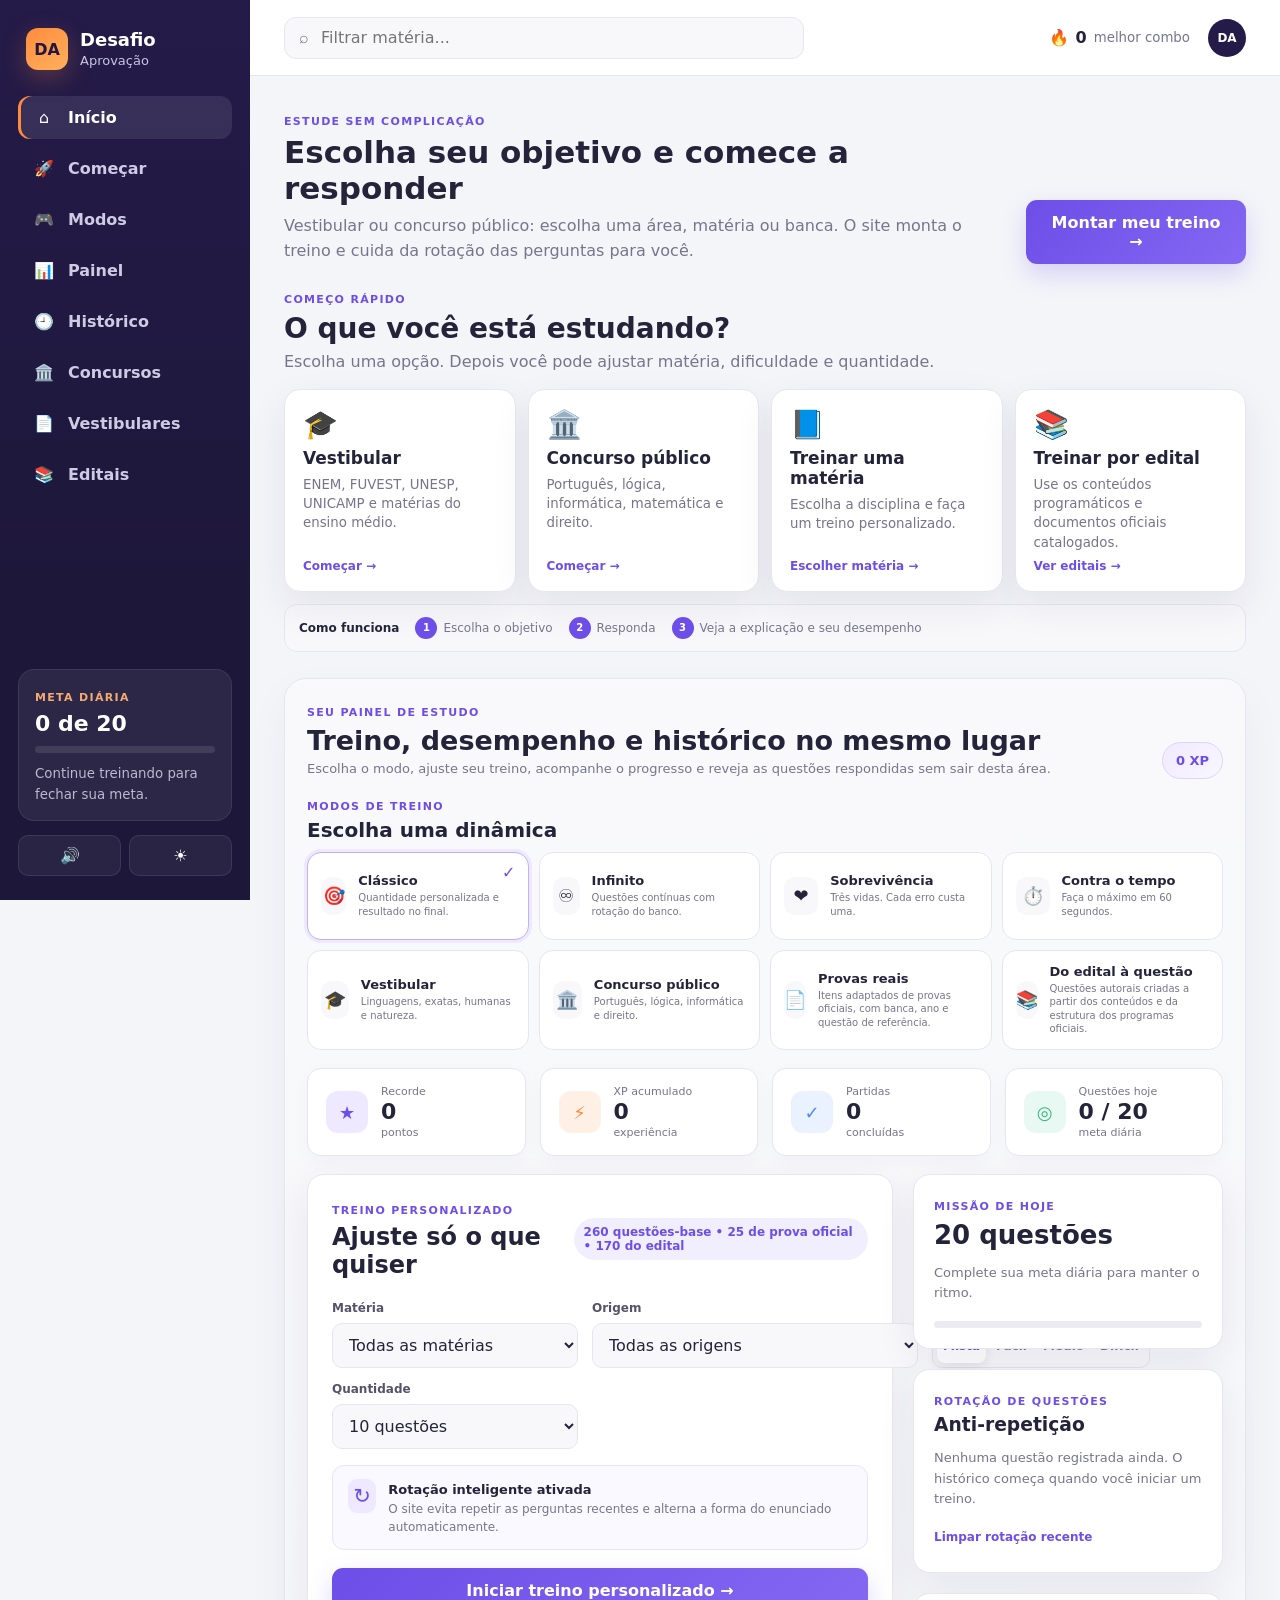
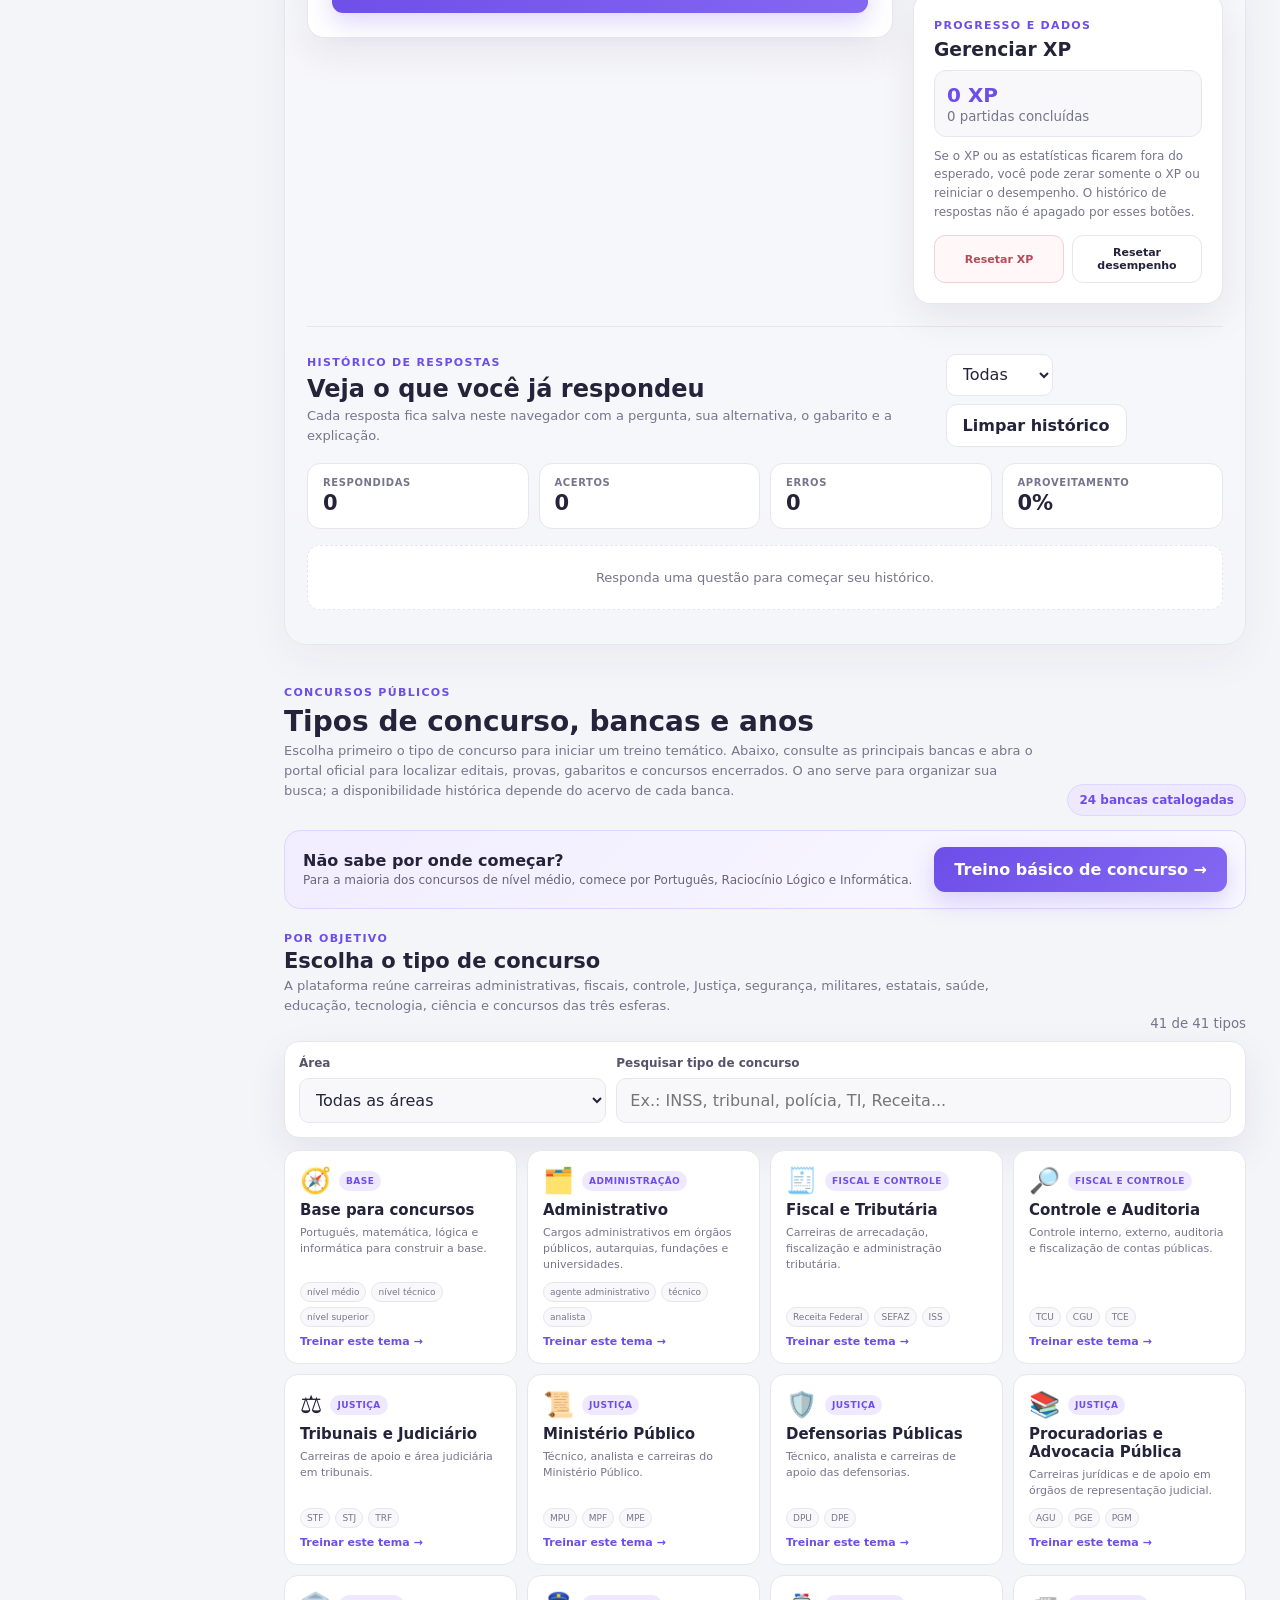
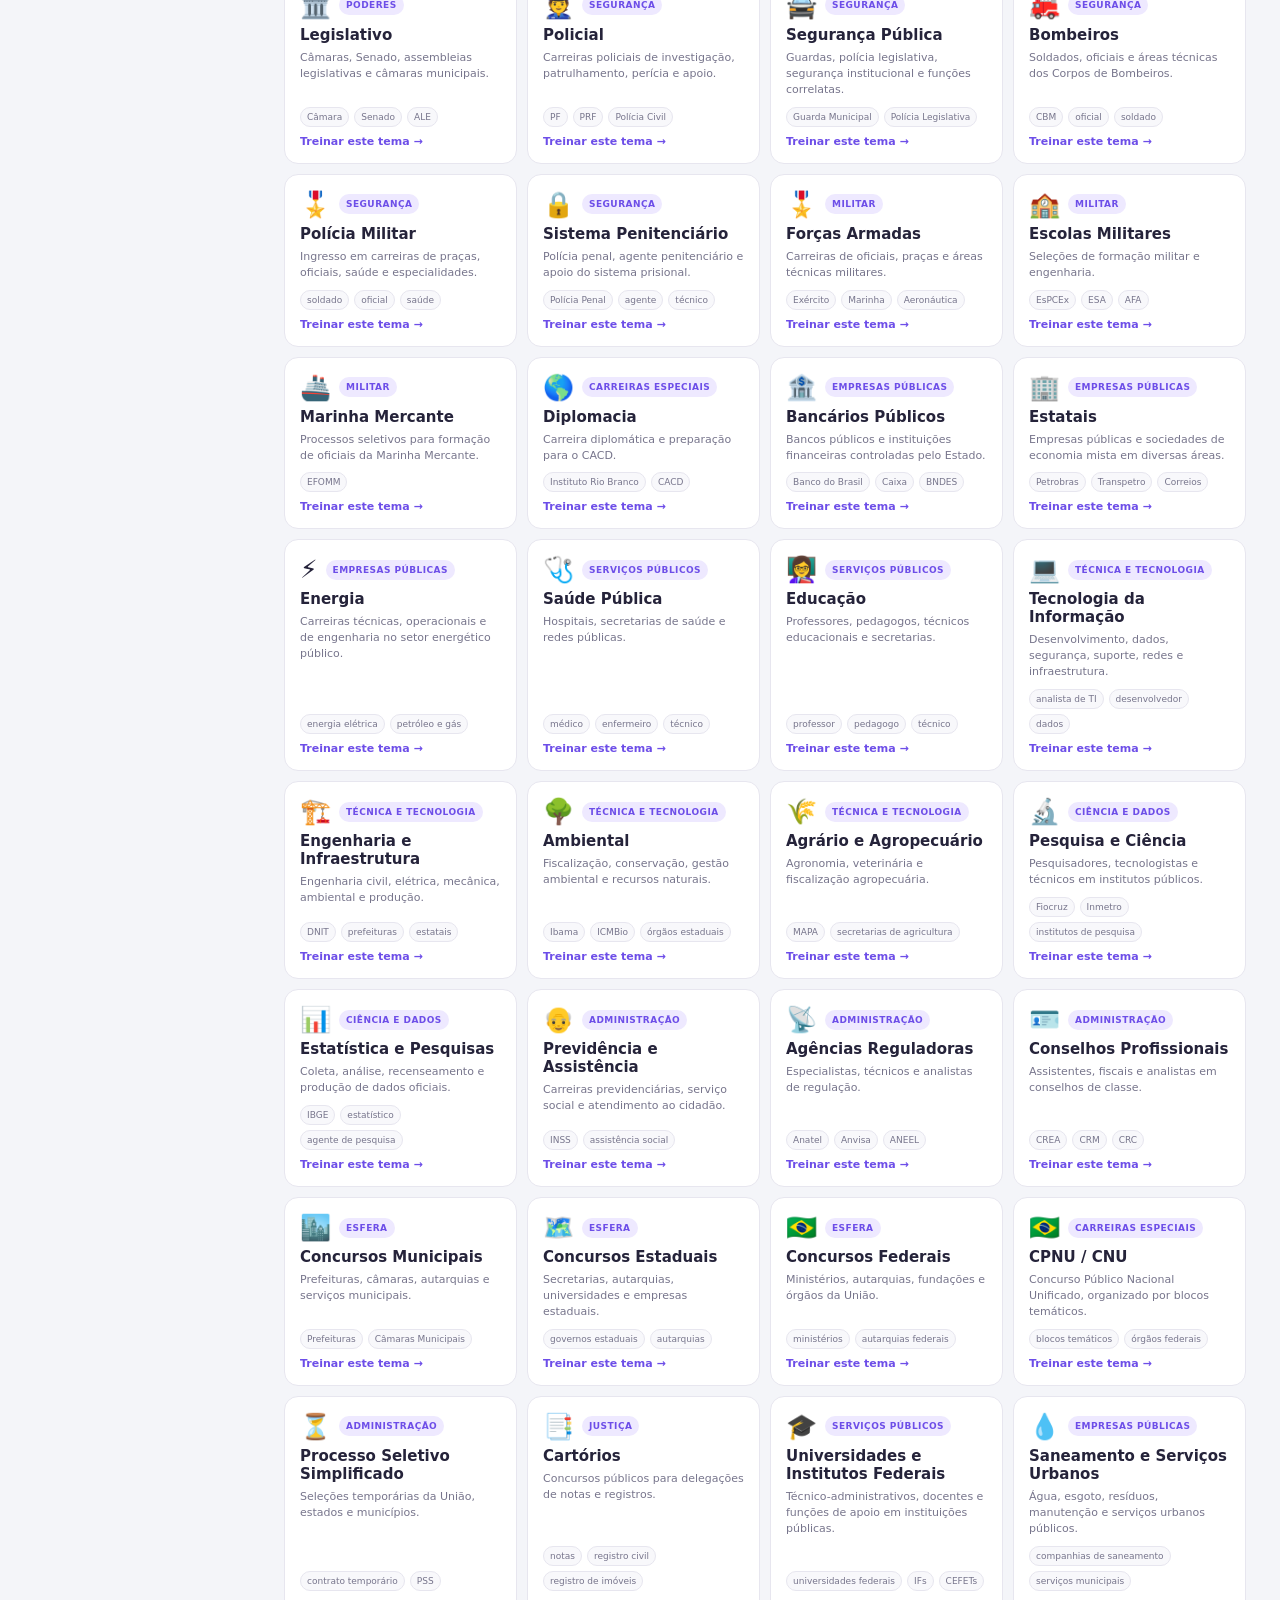
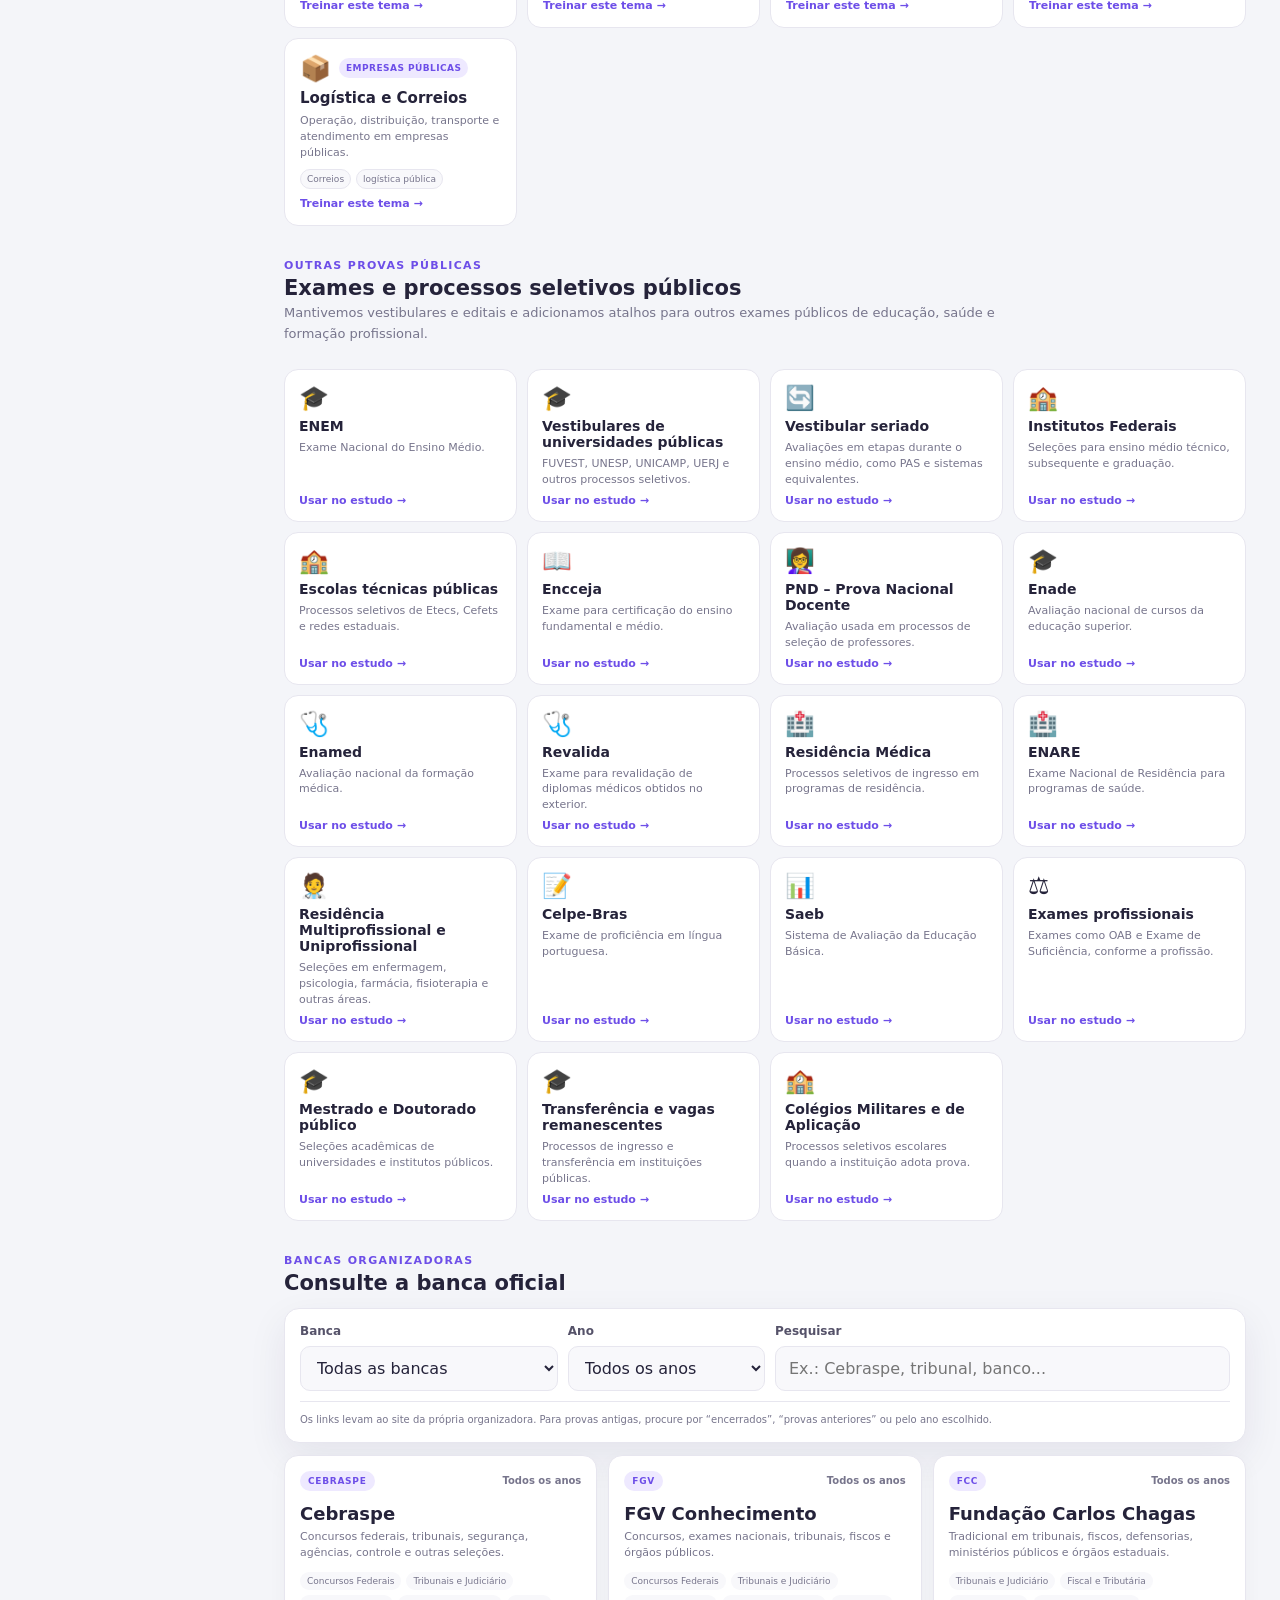
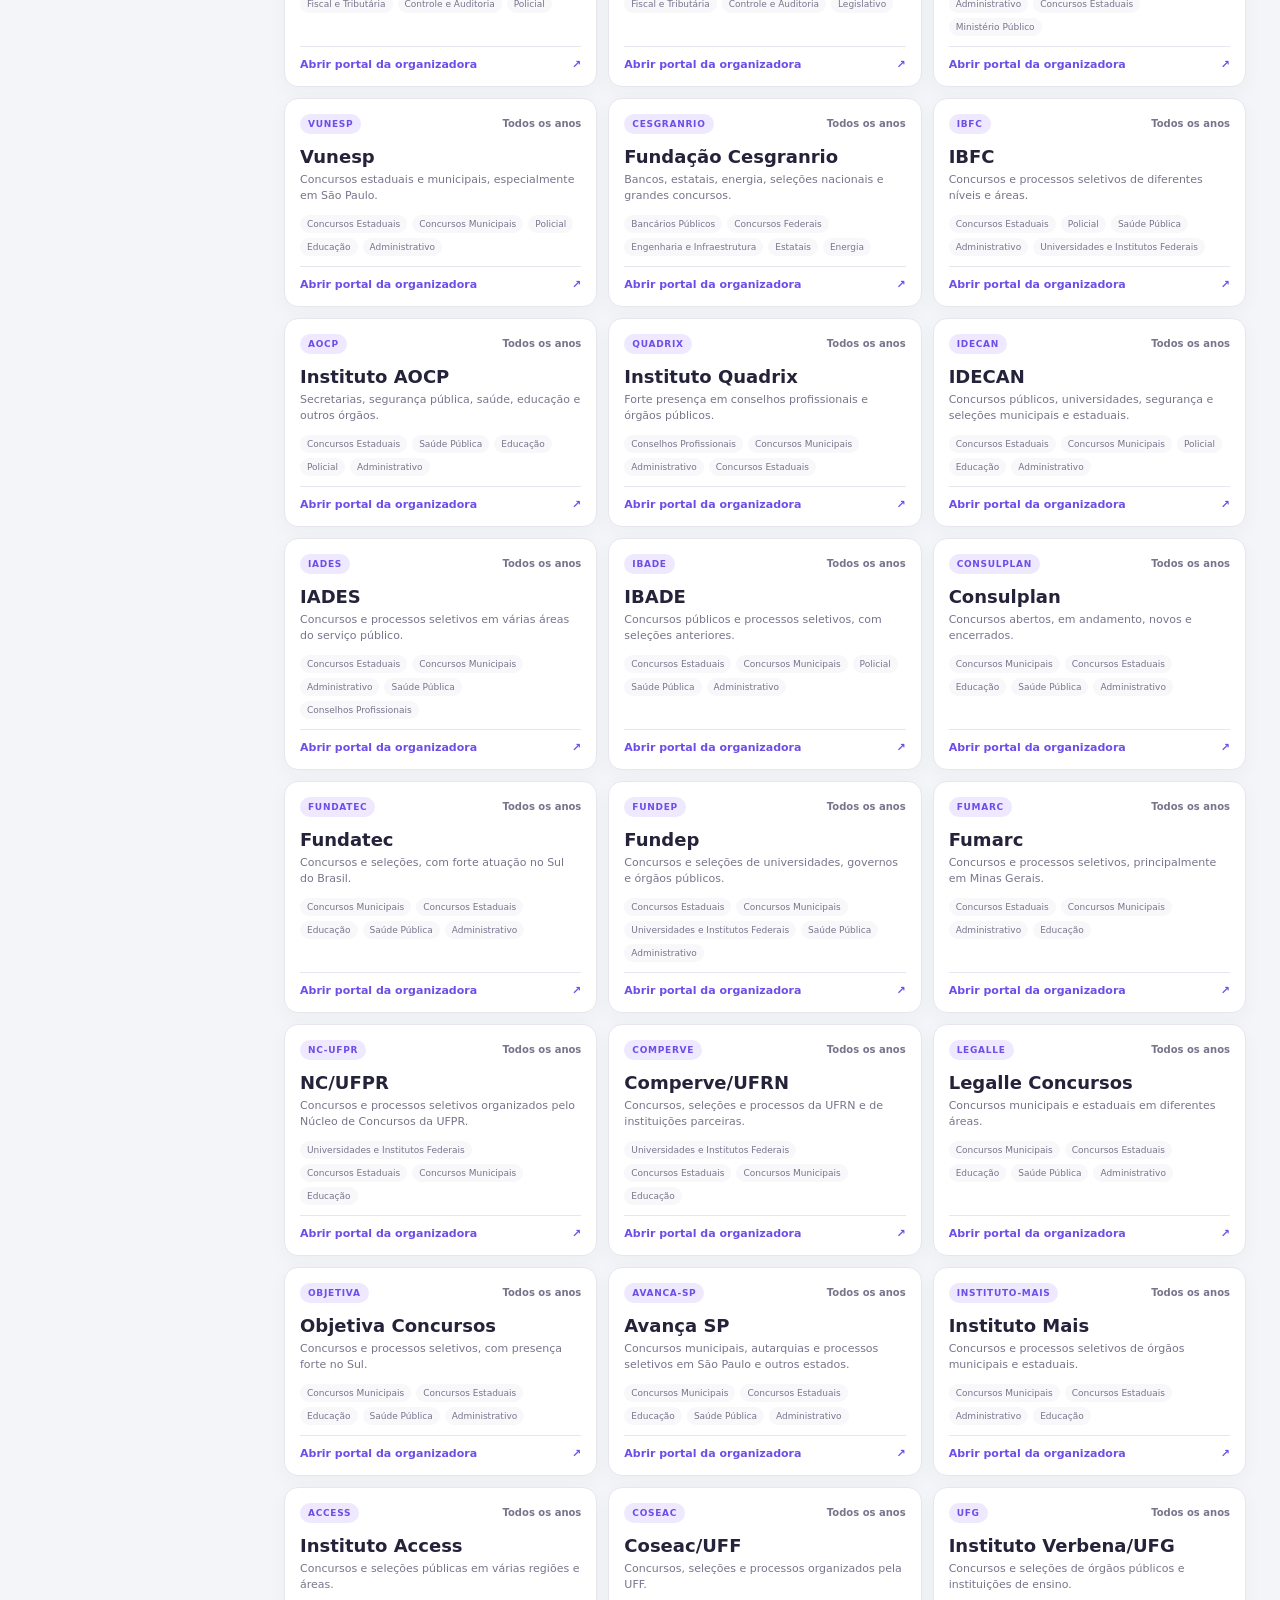
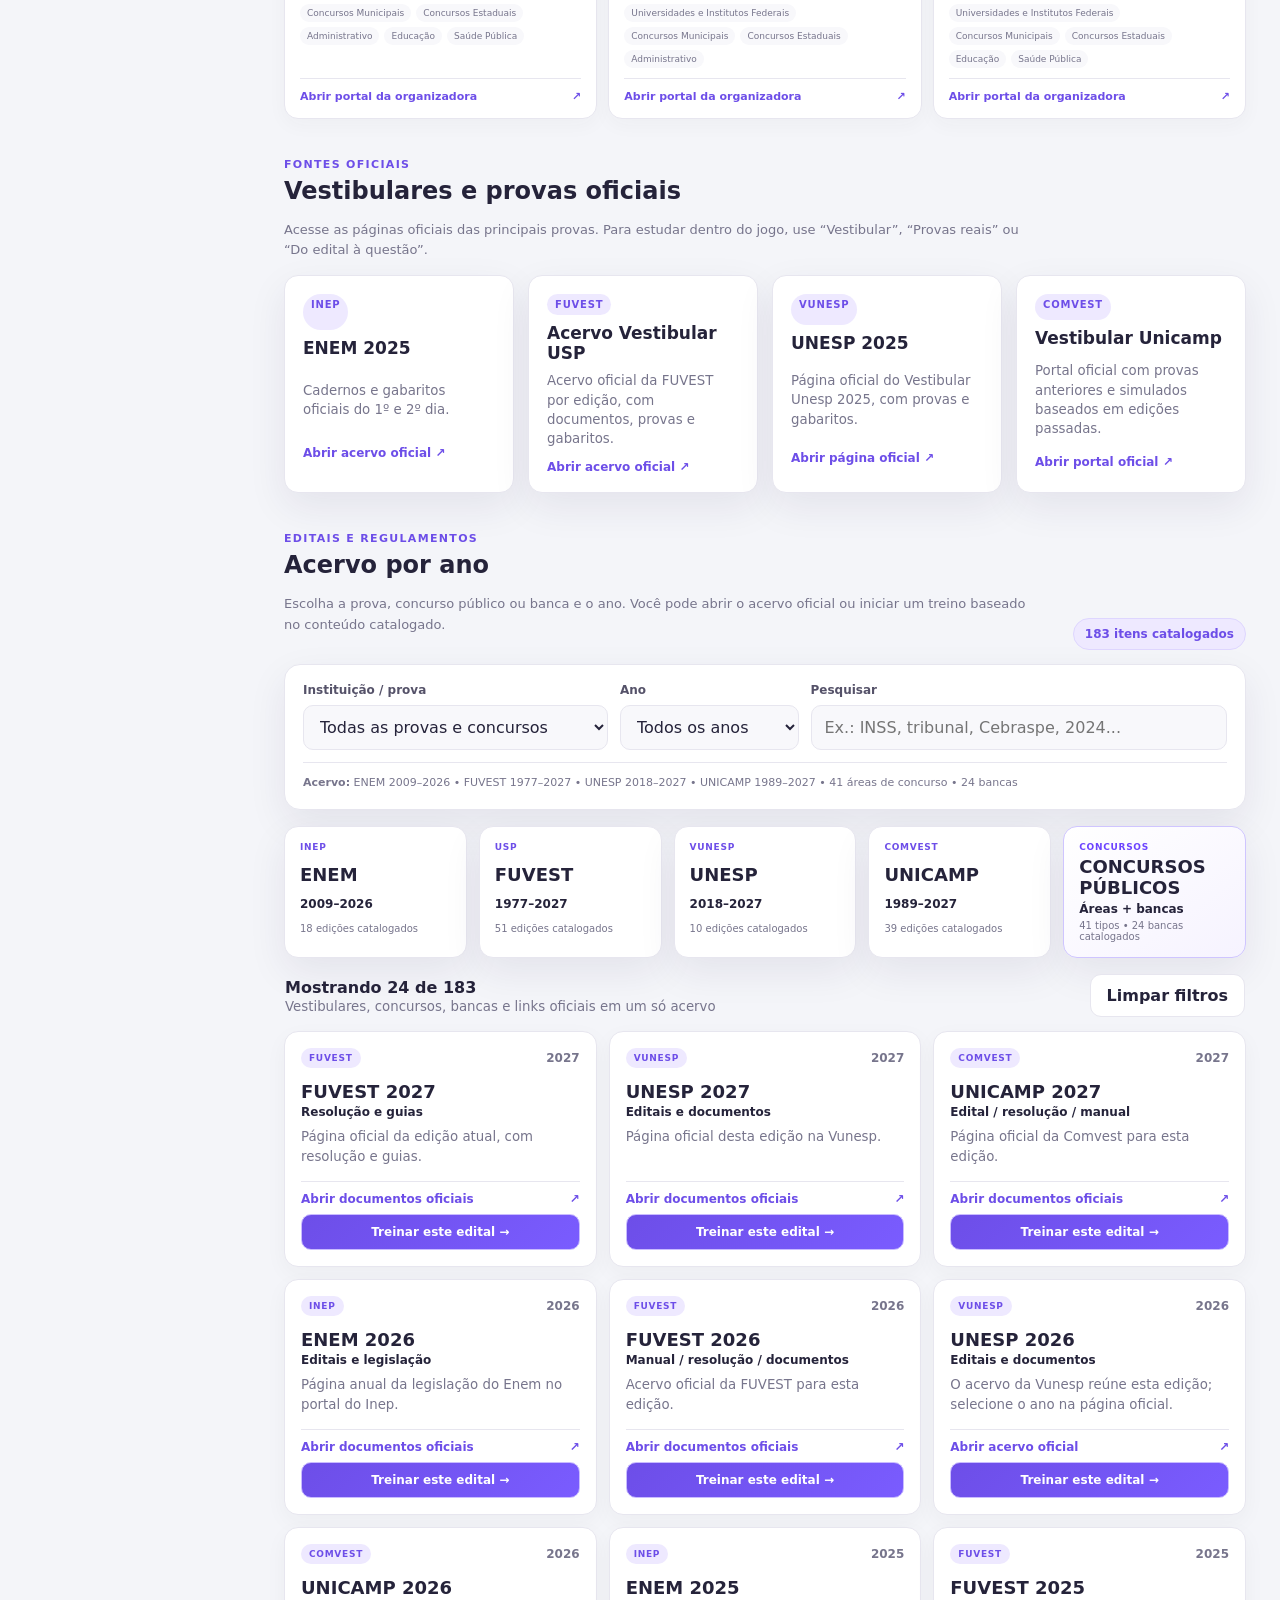
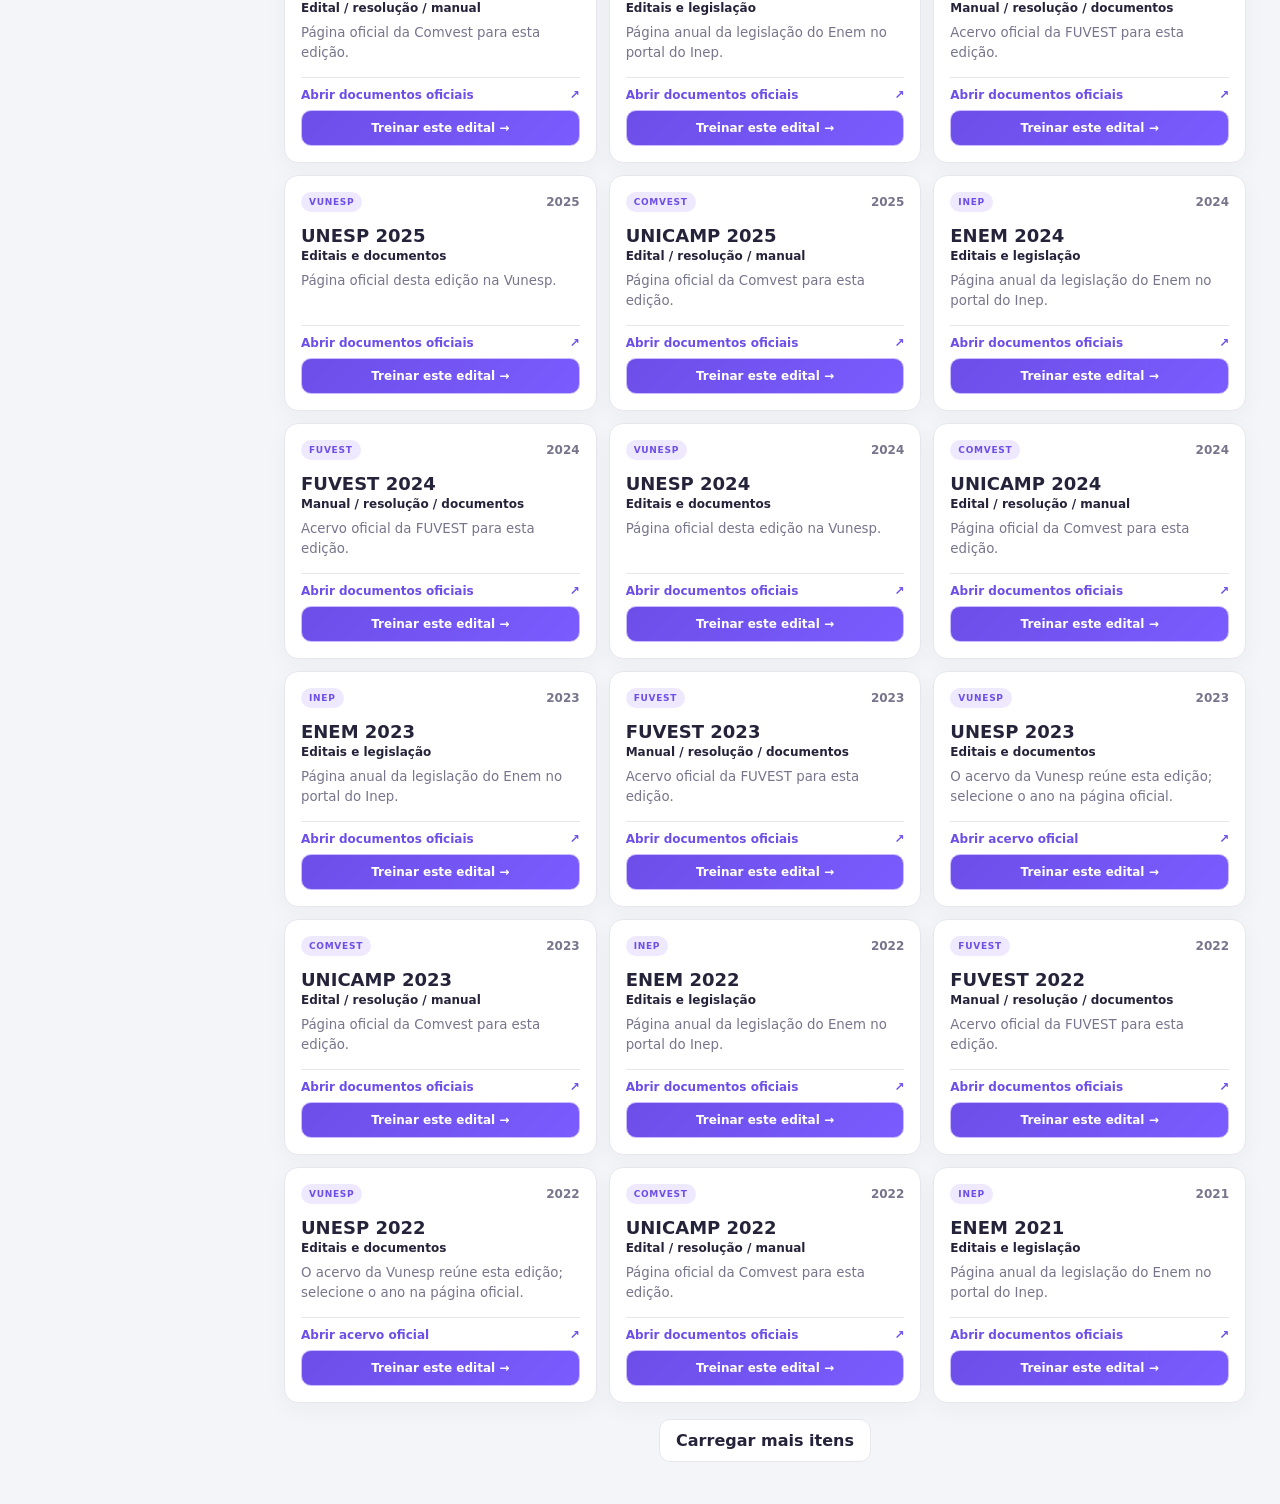
<file: desafio-aprovacao-quiz-v10/index.html>
<!DOCTYPE html>

<html lang="pt-BR">

<head>
  <meta charset="utf-8" />
  <meta content="width=device-width, initial-scale=1.0" name="viewport" />
  <meta
    content="Plataforma de estudos para concursos públicos, vestibulares e provas públicas, com catálogo de carreiras, bancas, anos, editais e treinos por matéria."
    name="description" />
  <title>Desafio Aprovação V10</title>
  <link href="style.css" rel="stylesheet" />
</head>

<body>

  <style>
    :root {
      --bg: #f4f5f9;
      --surface: #ffffff;
      --surface-2: #f8f8fb;
      --text: #25233a;
      --muted: #77758c;
      --nav: #241b49;
      --nav-2: #2f2460;
      --primary: #6d4ee8;
      --primary-2: #8468f2;
      --orange: #ff8b3d;
      --green: #35b982;
      --red: #e95b6a;
      --blue: #4e8cf5;
      --border: #e7e6ef;
      --shadow: 0 14px 38px rgba(39, 31, 78, .08);
    }

    * {
      box-sizing: border-box
    }

    html {
      scroll-behavior: smooth
    }

    body {
      margin: 0;
      font-family: Inter, ui-sans-serif, system-ui, -apple-system, BlinkMacSystemFont, "Segoe UI", sans-serif;
      background: var(--bg);
      color: var(--text);
      min-height: 100vh
    }

    button,
    input,
    select {
      font: inherit
    }

    button {
      cursor: pointer
    }

    .hidden {
      display: none !important
    }

    .app-layout {
      min-height: 100vh
    }

    .sidebar {
      position: fixed;
      inset: 0 auto 0 0;
      width: 250px;
      background: linear-gradient(180deg, var(--nav), #1d1739 70%);
      padding: 24px 18px;
      color: #fff;
      display: flex;
      flex-direction: column;
      z-index: 20
    }

    .brand {
      display: flex;
      align-items: center;
      gap: 12px;
      padding: 4px 8px 26px
    }

    .brand-mark {
      width: 42px;
      height: 42px;
      border-radius: 12px;
      display: grid;
      place-items: center;
      background: linear-gradient(145deg, var(--orange), #ffb15d);
      font-weight: 900;
      color: #23173f;
      box-shadow: 0 8px 24px rgba(255, 139, 61, .25)
    }

    .brand-text {
      display: flex;
      flex-direction: column;
      line-height: 1.05
    }

    .brand-text strong {
      font-size: 18px
    }

    .brand-text span {
      font-size: 13px;
      color: #c9c5df;
      margin-top: 4px
    }

    .sidebar-nav {
      display: grid;
      gap: 8px
    }

    .nav-item {
      border: 0;
      background: transparent;
      color: #cfcbe4;
      border-radius: 12px;
      padding: 12px 14px;
      display: flex;
      align-items: center;
      gap: 12px;
      text-align: left
    }

    .nav-item span {
      width: 24px;
      text-align: center
    }

    .nav-item:hover,
    .nav-item.active {
      background: rgba(255, 255, 255, .09);
      color: #fff
    }

    .nav-item.active {
      box-shadow: inset 3px 0 0 var(--orange)
    }

    .sidebar-card {
      margin-top: auto;
      background: rgba(255, 255, 255, .07);
      border: 1px solid rgba(255, 255, 255, .08);
      border-radius: 16px;
      padding: 16px
    }

    .sidebar-card strong {
      display: block;
      font-size: 22px;
      margin: 6px 0
    }

    .sidebar-card small {
      color: #bcb8d0;
      line-height: 1.45
    }

    .small-label,
    .eyebrow {
      font-size: 11px;
      font-weight: 800;
      letter-spacing: .12em;
      color: var(--primary);
      text-transform: uppercase
    }

    .sidebar .small-label {
      color: #f4ab72
    }

    .mini-progress,
    .progress-track,
    .combo-track,
    .question-progress {
      height: 7px;
      background: #ecebf3;
      border-radius: 999px;
      overflow: hidden
    }

    .mini-progress {
      background: rgba(255, 255, 255, .1);
      margin: 10px 0
    }

    .mini-progress>div,
    .progress-track>div,
    .combo-track>div,
    .question-progress>div {
      height: 100%;
      width: 0;
      background: linear-gradient(90deg, var(--orange), #ffb25e);
      border-radius: inherit;
      transition: .3s ease
    }

    .sidebar-bottom {
      display: flex;
      gap: 8px;
      margin-top: 14px
    }

    .icon-action {
      flex: 1;
      border: 1px solid rgba(255, 255, 255, .09);
      background: rgba(255, 255, 255, .06);
      color: #fff;
      border-radius: 10px;
      padding: 10px
    }

    .workspace {
      margin-left: 250px;
      min-height: 100vh
    }

    .topbar {
      height: 76px;
      background: var(--surface);
      border-bottom: 1px solid var(--border);
      display: flex;
      align-items: center;
      justify-content: space-between;
      padding: 0 34px;
      position: sticky;
      top: 0;
      z-index: 15
    }

    .search-box {
      width: min(520px, 55vw);
      background: var(--surface-2);
      border: 1px solid var(--border);
      border-radius: 12px;
      padding: 0 14px;
      height: 42px;
      display: flex;
      align-items: center;
      gap: 10px;
      color: var(--muted)
    }

    .search-box input {
      flex: 1;
      border: 0;
      outline: 0;
      background: transparent;
      color: var(--text)
    }

    .topbar-right {
      display: flex;
      align-items: center;
      gap: 18px
    }

    .study-pill {
      display: flex;
      align-items: center;
      gap: 7px
    }

    .study-pill small {
      color: var(--muted)
    }

    .profile-bubble {
      width: 38px;
      height: 38px;
      border-radius: 50%;
      background: var(--nav);
      color: #fff;
      display: grid;
      place-items: center;
      font-size: 12px;
      font-weight: 800
    }

    .content {
      max-width: 1450px;
      margin: 0 auto;
      padding: 34px
    }

    .screen {
      display: none
    }

    .screen.active {
      display: block
    }

    .page-heading {
      display: flex;
      align-items: flex-end;
      justify-content: space-between;
      gap: 20px;
      margin-bottom: 24px
    }

    .page-heading h1 {
      font-size: 31px;
      margin: 5px 0 8px
    }

    .page-heading p {
      color: var(--muted);
      margin: 0;
      max-width: 720px;
      line-height: 1.55
    }

    .primary-btn,
    .secondary-btn,
    .text-btn,
    .joker-btn {
      border: 0;
      border-radius: 11px;
      font-weight: 800
    }

    .primary-btn {
      background: linear-gradient(135deg, var(--primary), var(--primary-2));
      color: #fff;
      padding: 13px 20px;
      box-shadow: 0 10px 24px rgba(109, 78, 232, .22)
    }

    .primary-btn:hover {
      transform: translateY(-1px)
    }

    .primary-btn.full {
      width: 100%;
      margin-top: 18px
    }

    .secondary-btn {
      background: var(--surface);
      border: 1px solid var(--border);
      color: var(--text);
      padding: 11px 16px
    }

    .stats-strip {
      display: grid;
      grid-template-columns: repeat(4, 1fr);
      gap: 14px;
      margin-bottom: 20px
    }

    .stat-card {
      background: var(--surface);
      border: 1px solid var(--border);
      border-radius: 14px;
      padding: 16px 18px;
      display: flex;
      align-items: center;
      gap: 13px;
      box-shadow: 0 6px 18px rgba(30, 27, 58, .03)
    }

    .stat-icon {
      width: 42px;
      height: 42px;
      border-radius: 12px;
      display: grid;
      place-items: center;
      font-size: 18px
    }

    .stat-icon.purple {
      background: #eee9ff;
      color: var(--primary)
    }

    .stat-icon.orange {
      background: #fff0e6;
      color: var(--orange)
    }

    .stat-icon.blue {
      background: #eaf2ff;
      color: var(--blue)
    }

    .stat-icon.green {
      background: #e8f8f2;
      color: var(--green)
    }

    .stat-card div:last-child {
      display: grid
    }

    .stat-card small,
    .stat-card span {
      font-size: 11px;
      color: var(--muted)
    }

    .stat-card strong {
      font-size: 22px;
      line-height: 1.1;
      margin: 2px 0
    }

    .home-grid {
      display: grid;
      grid-template-columns: minmax(0, 1fr) 310px;
      gap: 20px
    }

    .main-card {
      background: var(--surface);
      border: 1px solid var(--border);
      border-radius: 17px;
      box-shadow: var(--shadow)
    }

    .filters-card {
      padding: 24px
    }

    .card-head {
      display: flex;
      align-items: center;
      justify-content: space-between;
      gap: 20px
    }

    .card-head h2,
    .card-head h3 {
      margin: 5px 0 0
    }

    .card-head.compact {
      align-items: flex-start
    }

    .bank-count {
      font-size: 12px;
      background: #f1effd;
      color: var(--primary);
      font-weight: 800;
      padding: 7px 10px;
      border-radius: 999px
    }

    .filter-grid {
      display: grid;
      grid-template-columns: 1.2fr 1.4fr .7fr;
      gap: 14px;
      margin-top: 22px
    }

    .field {
      display: grid;
      gap: 8px
    }

    .field label {
      font-size: 12px;
      font-weight: 800;
      color: #555269
    }

    .field select {
      height: 45px;
      border: 1px solid var(--border);
      border-radius: 10px;
      background: var(--surface-2);
      color: var(--text);
      padding: 0 12px;
      outline: 0
    }

    .segmented {
      display: flex;
      border: 1px solid var(--border);
      background: var(--surface-2);
      border-radius: 10px;
      padding: 4px;
      gap: 4px;
      min-height: 45px
    }

    .segmented button {
      flex: 1;
      border: 0;
      background: transparent;
      color: var(--muted);
      border-radius: 8px;
      font-size: 12px;
      font-weight: 750
    }

    .segmented button.active {
      background: var(--surface);
      color: var(--primary);
      box-shadow: 0 4px 12px rgba(30, 27, 58, .08)
    }

    .rotation-info {
      margin-top: 16px;
      background: #faf9ff;
      border: 1px solid #e8e3ff;
      border-radius: 12px;
      padding: 13px 15px;
      display: flex;
      gap: 12px;
      align-items: flex-start
    }

    .rotation-icon {
      width: 34px;
      height: 34px;
      border-radius: 9px;
      background: #eee9ff;
      color: var(--primary);
      display: grid;
      place-items: center;
      font-size: 21px
    }

    .rotation-info strong {
      font-size: 13px
    }

    .rotation-info p {
      font-size: 12px;
      color: var(--muted);
      margin: 3px 0 0;
      line-height: 1.45
    }

    .side-stack {
      display: grid;
      gap: 20px;
      align-content: start
    }

    .daily-card,
    .recent-card {
      padding: 20px
    }

    .daily-card h3 {
      font-size: 26px;
      margin: 6px 0
    }

    .daily-card p,
    .recent-card p {
      font-size: 13px;
      color: var(--muted);
      line-height: 1.55
    }

    .progress-track {
      margin-top: 18px
    }

    .text-btn {
      background: transparent;
      color: var(--primary);
      padding: 8px 0;
      font-size: 12px
    }

    .modes-section {
      margin-top: 30px
    }

    .section-title h2 {
      margin: 5px 0 15px
    }

    .mode-grid {
      display: grid;
      grid-template-columns: repeat(3, 1fr);
      gap: 14px
    }

    .mode-card {
      position: relative;
      border: 1px solid var(--border);
      background: var(--surface);
      border-radius: 14px;
      padding: 16px;
      text-align: left;
      color: var(--text);
      display: flex;
      gap: 12px;
      align-items: center;
      transition: .2s ease
    }

    .mode-card:hover {
      transform: translateY(-2px);
      box-shadow: var(--shadow)
    }

    .mode-card.selected {
      border-color: #bfb1ff;
      box-shadow: 0 0 0 3px #eee9ff
    }

    .mode-icon {
      width: 42px;
      height: 42px;
      border-radius: 11px;
      background: var(--surface-2);
      display: grid;
      place-items: center;
      font-size: 20px
    }

    .mode-card div {
      display: grid;
      gap: 3px
    }

    .mode-card small {
      color: var(--muted);
      line-height: 1.35
    }

    .check {
      position: absolute;
      right: 12px;
      top: 10px;
      color: var(--primary);
      display: none
    }

    .mode-card.selected .check {
      display: block
    }

    .game-toolbar {
      display: flex;
      justify-content: space-between;
      align-items: center;
      gap: 18px;
      margin-bottom: 18px
    }

    .game-title {
      display: grid;
      text-align: center
    }

    .game-title span {
      font-weight: 900
    }

    .game-title small {
      color: var(--muted);
      margin-top: 2px
    }

    .hud {
      display: flex;
      gap: 8px
    }

    .hud-item {
      background: var(--surface);
      border: 1px solid var(--border);
      border-radius: 12px;
      padding: 8px 10px;
      display: flex;
      align-items: center;
      gap: 8px;
      min-width: 90px
    }

    .hud-item div {
      display: grid
    }

    .hud-item small {
      font-size: 9px;
      color: var(--muted);
      text-transform: uppercase
    }

    .hud-item strong {
      font-size: 14px
    }

    .game-grid {
      display: grid;
      grid-template-columns: minmax(0, 1fr) 300px;
      gap: 20px
    }

    .question-card {
      padding: 24px
    }

    .question-topline {
      display: flex;
      justify-content: space-between;
      gap: 12px;
      align-items: center
    }

    .question-tags {
      display: flex;
      gap: 7px;
      flex-wrap: wrap
    }

    .tag {
      font-size: 11px;
      font-weight: 850;
      padding: 6px 9px;
      border-radius: 999px
    }

    .tag.subject {
      background: #eee9ff;
      color: var(--primary)
    }

    .tag.diff {
      background: #fff1e8;
      color: #dc6c27
    }

    .tag.variant {
      background: #eaf7f2;
      color: #25835d
    }

    .question-number {
      font-size: 12px;
      color: var(--muted);
      font-weight: 800
    }

    .question-progress {
      margin: 15px 0 14px
    }

    .question-progress>div {
      background: linear-gradient(90deg, var(--primary), #a18df7)
    }

    .question-source {
      display: flex;
      justify-content: space-between;
      gap: 8px;
      color: var(--muted);
      font-size: 11px
    }

    .question-source small {
      color: #2e976d
    }

    .question-card h2 {
      font-size: 21px;
      line-height: 1.5;
      margin: 18px 0 20px
    }

    .options {
      display: grid;
      gap: 10px
    }

    .option-btn {
      border: 1px solid var(--border);
      background: var(--surface);
      border-radius: 12px;
      display: flex;
      align-items: center;
      gap: 12px;
      padding: 13px 14px;
      color: var(--text);
      text-align: left;
      transition: .15s
    }

    .option-btn:hover:not(:disabled) {
      border-color: #bcb0f1;
      background: #faf9ff
    }

    .option-letter {
      width: 30px;
      height: 30px;
      border-radius: 8px;
      background: #f1f0f6;
      display: grid;
      place-items: center;
      font-weight: 900;
      font-size: 12px;
      flex: 0 0 auto
    }

    .option-btn.correct {
      border-color: #79d7b3;
      background: #edfbf5
    }

    .option-btn.correct .option-letter {
      background: var(--green);
      color: #fff
    }

    .option-btn.wrong {
      border-color: #f0a1ab;
      background: #fff2f4
    }

    .option-btn.wrong .option-letter {
      background: var(--red);
      color: #fff
    }

    .option-btn.removed {
      opacity: .23;
      pointer-events: none
    }

    .explanation {
      margin-top: 16px;
      border: 1px solid #ded7ff;
      background: #f8f6ff;
      border-radius: 12px;
      padding: 14px
    }

    .explanation strong {
      color: var(--primary)
    }

    .explanation p {
      color: #59566c;
      line-height: 1.55;
      margin: 5px 0 0
    }

    .question-actions {
      margin-top: 18px;
      display: flex;
      justify-content: space-between;
      gap: 12px;
      align-items: center
    }

    .joker-group {
      display: flex;
      gap: 8px
    }

    .joker-btn {
      background: var(--surface-2);
      border: 1px solid var(--border);
      color: var(--text);
      padding: 10px 13px
    }

    .joker-btn span {
      background: #e7e4f7;
      border-radius: 99px;
      padding: 2px 6px;
      margin-left: 5px;
      font-size: 10px
    }

    .game-side {
      display: grid;
      gap: 15px;
      align-content: start
    }

    .performance-card,
    .combo-card,
    .rotation-card {
      padding: 20px
    }

    .performance-ring {
      width: 120px;
      height: 120px;
      border-radius: 50%;
      margin: 18px auto;
      display: grid;
      place-items: center;
      background: conic-gradient(var(--primary) 0deg, #ecebf3 0);
      position: relative
    }

    .performance-ring:after {
      content: "";
      position: absolute;
      inset: 11px;
      background: var(--surface);
      border-radius: 50%
    }

    .performance-ring span {
      position: relative;
      z-index: 1;
      font-size: 23px;
      font-weight: 900
    }

    .mini-stats {
      display: grid;
      grid-template-columns: 1fr 1fr;
      border-top: 1px solid var(--border);
      padding-top: 14px
    }

    .mini-stats div {
      display: grid;
      text-align: center
    }

    .mini-stats small {
      color: var(--muted)
    }

    .combo-card h3 {
      font-size: 14px;
      line-height: 1.5
    }

    .combo-track {
      margin-top: 12px
    }

    .combo-track>div {
      background: linear-gradient(90deg, var(--orange), #ffb66c)
    }

    .rotation-card p {
      font-size: 12px;
      color: var(--muted);
      line-height: 1.55
    }

    .result-card {
      max-width: 760px;
      margin: 35px auto;
      padding: 35px;
      text-align: center
    }

    .result-icon {
      font-size: 54px
    }

    .result-card h2 {
      font-size: 30px;
      margin: 7px 0
    }

    .result-card>p {
      color: var(--muted)
    }

    .result-score {
      display: grid;
      margin: 25px
    }

    .result-score strong {
      font-size: 58px;
      color: var(--primary)
    }

    .result-score span {
      color: var(--muted)
    }

    .result-grid {
      display: grid;
      grid-template-columns: repeat(4, 1fr);
      gap: 10px
    }

    .result-grid div {
      background: var(--surface-2);
      border-radius: 12px;
      padding: 14px;
      display: grid
    }

    .result-grid strong {
      font-size: 21px
    }

    .result-grid span {
      font-size: 11px;
      color: var(--muted)
    }

    .result-actions {
      margin-top: 24px;
      display: flex;
      justify-content: center;
      gap: 10px
    }

    .toast {
      position: fixed;
      right: 24px;
      bottom: 24px;
      background: #26213d;
      color: #fff;
      padding: 12px 16px;
      border-radius: 10px;
      box-shadow: var(--shadow);
      transform: translateY(20px);
      opacity: 0;
      pointer-events: none;
      transition: .2s;
      z-index: 50
    }

    .toast.show {
      transform: translateY(0);
      opacity: 1
    }

    body.light {}

    body.dark {
      --bg: #161526;
      --surface: #211f35;
      --surface-2: #292640;
      --text: #f4f1ff;
      --muted: #aaa5bf;
      --border: #343149;
      --shadow: 0 14px 38px rgba(0, 0, 0, .18)
    }

    body.dark .rotation-info {
      background: #28233d;
      border-color: #403864
    }

    body.dark .bank-count {
      background: #312b4d
    }

    body.dark .stat-icon.purple {
      background: #312b4d
    }

    body.dark .stat-icon.orange {
      background: #422d25
    }

    body.dark .stat-icon.blue {
      background: #25344d
    }

    body.dark .stat-icon.green {
      background: #223c34
    }

    body.dark .tag.subject {
      background: #312b4d
    }

    body.dark .tag.diff {
      background: #422d25
    }

    body.dark .tag.variant {
      background: #223c34
    }

    body.dark .explanation {
      background: #29243f;
      border-color: #43396b;
      color: #fff
    }

    body.dark .explanation p {
      color: #c1bdd2
    }

    @media(max-width:1100px) {
      .sidebar {
        width: 210px
      }

      .workspace {
        margin-left: 210px
      }

      .stats-strip {
        grid-template-columns: repeat(2, 1fr)
      }

      .home-grid,
      .game-grid {
        grid-template-columns: 1fr
      }

      .side-stack {
        grid-template-columns: 1fr 1fr
      }

      .game-side {
        grid-template-columns: repeat(3, 1fr)
      }

      .filter-grid {
        grid-template-columns: 1fr 1fr
      }

      .filter-grid .wide {
        grid-column: 1/-1
      }
    }

    @media(max-width:800px) {
      .sidebar {
        position: static;
        width: 100%;
        height: auto;
        padding: 14px
      }

      .brand {
        padding: 0 4px 12px
      }

      .sidebar-nav {
        grid-template-columns: repeat(4, 1fr);
        gap: 5px
      }

      .nav-item {
        justify-content: center;
        padding: 10px 4px
      }

      .nav-item b {
        display: none
      }

      .sidebar-card {
        display: none
      }

      .sidebar-bottom {
        position: absolute;
        right: 14px;
        top: 14px;
        margin: 0
      }

      .icon-action {
        width: 38px;
        flex: none
      }

      .workspace {
        margin-left: 0
      }

      .topbar {
        height: 62px;
        padding: 0 15px
      }

      .search-box {
        width: 70vw
      }

      .study-pill small {
        display: none
      }

      .content {
        padding: 20px 14px
      }

      .page-heading {
        align-items: flex-start;
        flex-direction: column
      }

      .page-heading h1 {
        font-size: 25px
      }

      .stats-strip {
        grid-template-columns: 1fr 1fr
      }

      .filter-grid {
        grid-template-columns: 1fr
      }

      .filter-grid .wide {
        grid-column: auto
      }

      .segmented {
        display: grid;
        grid-template-columns: 1fr 1fr
      }

      .side-stack {
        grid-template-columns: 1fr
      }

      .mode-grid {
        grid-template-columns: 1fr
      }

      .game-toolbar {
        align-items: flex-start;
        flex-wrap: wrap
      }

      .game-title {
        order: -1;
        width: 100%;
        text-align: left
      }

      .hud {
        width: 100%;
        overflow: auto
      }

      .game-side {
        grid-template-columns: 1fr
      }

      .question-card {
        padding: 18px
      }

      .question-source {
        flex-direction: column
      }

      .question-card h2 {
        font-size: 18px
      }

      .question-actions {
        align-items: stretch;
        flex-direction: column
      }

      .joker-group {
        display: grid;
        grid-template-columns: 1fr 1fr
      }

      .result-grid {
        grid-template-columns: 1fr 1fr
      }

      .result-actions {
        flex-direction: column
      }

      .sidebar-bottom .icon-action {
        background: rgba(255, 255, 255, .1)
      }
    }

    /* Provas oficiais */
    .official-section {
      margin-top: 30px
    }

    .section-copy {
      color: var(--muted);
      font-size: 13px;
      line-height: 1.55;
      max-width: 760px;
      margin: 3px 0 15px
    }

    .official-grid {
      display: grid;
      grid-template-columns: repeat(4, 1fr);
      gap: 14px
    }

    .official-card {
      background: var(--surface);
      border: 1px solid var(--border);
      border-radius: 14px;
      padding: 18px;
      color: var(--text);
      text-decoration: none;
      display: grid;
      gap: 8px;
      transition: .2s ease;
      box-shadow: var(--shadow)
    }

    .official-card:hover {
      transform: translateY(-2px);
      border-color: #bfb1ff
    }

    .official-card strong {
      font-size: 17px
    }

    .official-card small {
      color: var(--muted);
      line-height: 1.45
    }

    .official-card b {
      font-size: 12px;
      color: var(--primary);
      margin-top: 4px
    }

    .official-badge {
      font-size: 10px;
      font-weight: 900;
      letter-spacing: .08em;
      color: var(--primary);
      background: #eee9ff;
      border-radius: 999px;
      padding: 5px 8px;
      width: max-content
    }

    .source-actions {
      display: flex;
      align-items: center;
      gap: 10px;
      flex-wrap: wrap
    }

    .official-link {
      font-weight: 800;
      color: var(--primary);
      text-decoration: none
    }

    .official-link:hover {
      text-decoration: underline
    }

    .tag.real {
      background: #e8f2ff;
      color: #2e67a7
    }

    body.dark .official-badge {
      background: #312b4d
    }

    body.dark .tag.real {
      background: #24344a;
      color: #9fc8ff
    }

    @media(max-width:1100px) {
      .official-grid {
        grid-template-columns: repeat(2, 1fr)
      }
    }

    @media(max-width:800px) {
      .official-grid {
        grid-template-columns: 1fr
      }

      .sidebar-nav {
        grid-template-columns: repeat(5, 1fr)
      }
    }

    /* Banco em lista — inspirado em plataformas de questões, com identidade própria */
    .question-feed-section {
      margin: 26px 0 30px
    }

    .feed-title {
      display: flex;
      align-items: flex-end;
      justify-content: space-between;
      gap: 20px
    }

    .feed-title h2 {
      margin: 5px 0 2px;
      font-size: 28px
    }

    .feed-count {
      font-size: 12px;
      font-weight: 850;
      color: #4a5868;
      background: #eef2f4;
      border: 1px solid #dde4e7;
      border-radius: 999px;
      padding: 8px 11px;
      white-space: nowrap
    }

    .feed-filter-card {
      background: #fbfaf7;
      border: 1px solid #e7e2da;
      border-radius: 16px;
      padding: 18px;
      margin: 14px 0 16px;
      box-shadow: 0 8px 28px rgba(44, 47, 50, .04)
    }

    .feed-filter-grid {
      display: grid;
      grid-template-columns: 1.15fr 1.15fr .8fr .8fr;
      gap: 12px
    }

    .feed-filter-card .field label {
      color: #8a8993;
      text-transform: uppercase;
      letter-spacing: .08em;
      font-size: 10px
    }

    .feed-filter-card .field select {
      background: #fff;
      border-color: #dedad4;
      border-radius: 11px
    }

    .feed-filter-actions {
      display: flex;
      align-items: center;
      justify-content: space-between;
      gap: 14px;
      margin-top: 14px;
      border-top: 1px solid #ece8e1;
      padding-top: 14px
    }

    .feed-filter-actions>div {
      display: flex;
      gap: 8px
    }

    .feed-check {
      display: flex;
      align-items: center;
      gap: 8px;
      font-size: 12px;
      color: var(--muted);
      font-weight: 700
    }

    .feed-check input {
      accent-color: var(--primary)
    }

    .feed-toolbar {
      display: flex;
      justify-content: space-between;
      align-items: center;
      gap: 14px;
      margin: 13px 2px
    }

    .feed-toolbar>div {
      display: grid;
      gap: 2px
    }

    .feed-toolbar small {
      color: var(--muted)
    }

    .question-feed {
      display: grid;
      gap: 14px
    }

    .feed-question-card {
      background: #fffdf9;
      border: 1px solid #e4dfd8;
      border-radius: 15px;
      padding: 19px 20px;
      box-shadow: 0 5px 18px rgba(44, 47, 50, .035)
    }

    .feed-question-top {
      display: flex;
      justify-content: space-between;
      align-items: flex-start;
      gap: 14px
    }

    .feed-kicker {
      font-size: 10px;
      letter-spacing: .08em;
      font-weight: 900;
      color: #a2a2b0;
      text-transform: uppercase
    }

    .feed-source {
      font-size: 11px;
      color: #aaa6b0;
      margin-top: 6px
    }

    .feed-pills {
      display: flex;
      gap: 6px;
      flex-wrap: wrap;
      justify-content: flex-end
    }

    .feed-pills span {
      font-size: 9px;
      text-transform: uppercase;
      letter-spacing: .05em;
      font-weight: 850;
      background: #f3f1ed;
      color: #77727b;
      border-radius: 999px;
      padding: 5px 8px
    }

    .feed-pills span.official {
      background: #eaf5f3;
      color: #39796e
    }

    .feed-prompt {
      margin: 16px 0 14px;
      background: #f1efea;
      border-radius: 11px;
      padding: 13px 14px;
      line-height: 1.55;
      color: #34323a;
      font-size: 14px
    }

    .feed-options {
      display: grid;
      gap: 8px
    }

    .feed-option {
      width: 100%;
      border: 1px solid #e4dfd8;
      background: #fff;
      border-radius: 11px;
      padding: 11px 12px;
      text-align: left;
      color: #292730;
      display: flex;
      align-items: center;
      gap: 10px;
      transition: .15s
    }

    .feed-option:hover:not(:disabled) {
      border-color: #9acfc7;
      background: #fbfffe
    }

    .feed-letter {
      width: 24px;
      height: 24px;
      border-radius: 7px;
      background: #f2f0ec;
      display: grid;
      place-items: center;
      flex: 0 0 auto;
      font-size: 11px;
      font-weight: 900;
      color: #92909a
    }

    .feed-option.correct {
      border-color: #67bea9;
      background: #eefaf6
    }

    .feed-option.correct .feed-letter {
      background: #49a98e;
      color: #fff
    }

    .feed-option.wrong {
      border-color: #e6909a;
      background: #fff1f2
    }

    .feed-option.wrong .feed-letter {
      background: #d96674;
      color: #fff
    }

    .feed-feedback {
      margin-top: 12px;
      border-radius: 10px;
      padding: 11px 13px;
      font-size: 12px;
      line-height: 1.5
    }

    .feed-feedback p {
      margin: 4px 0 0
    }

    .feed-feedback.is-correct {
      background: #edf9f5;
      border: 1px solid #ccecdf;
      color: #346d5e
    }

    .feed-feedback.is-wrong {
      background: #fff3f4;
      border: 1px solid #f1d5d8;
      color: #8b4e56
    }

    .feed-card-actions {
      display: flex;
      gap: 13px;
      align-items: center;
      flex-wrap: wrap;
      margin-top: 13px
    }

    .feed-link-btn {
      border: 0;
      background: transparent;
      color: #6e7181;
      font-size: 11px;
      font-weight: 800;
      text-decoration: none;
      padding: 3px 0
    }

    .feed-link-btn:hover {
      color: var(--primary);
      text-decoration: underline
    }

    .feed-more-wrap {
      text-align: center;
      padding-top: 16px
    }

    .feed-more {
      min-width: 210px
    }

    .feed-empty {
      background: var(--surface);
      border: 1px dashed var(--border);
      border-radius: 14px;
      text-align: center;
      padding: 30px;
      color: var(--muted)
    }

    .feed-empty p {
      margin-bottom: 0
    }

    .dark .feed-filter-card,
    .dark .feed-question-card {
      background: var(--surface);
      border-color: var(--border)
    }

    .dark .feed-filter-card .field select {
      background: var(--surface-2);
      border-color: var(--border)
    }

    .dark .feed-prompt {
      background: var(--surface-2);
      color: var(--text)
    }

    .dark .feed-option {
      background: var(--surface);
      color: var(--text);
      border-color: var(--border)
    }

    .dark .feed-letter {
      background: var(--surface-2)
    }

    .dark .feed-count {
      background: var(--surface-2);
      border-color: var(--border);
      color: var(--text)
    }

    @media(max-width:1100px) {
      .feed-filter-grid {
        grid-template-columns: 1fr 1fr
      }
    }

    @media(max-width:800px) {

      .feed-title,
      .feed-filter-actions,
      .feed-question-top {
        align-items: flex-start;
        flex-direction: column
      }

      .feed-filter-grid {
        grid-template-columns: 1fr
      }

      .feed-filter-actions>div {
        width: 100%;
        display: grid;
        grid-template-columns: 1fr 1fr
      }

      .feed-toolbar {
        align-items: flex-start;
        flex-direction: column
      }

      .feed-pills {
        justify-content: flex-start
      }

      .feed-question-card {
        padding: 15px
      }

      .sidebar-nav {
        grid-template-columns: repeat(6, 1fr)
      }
    }

    /* Editais e regulamentos por ano */
    .edital-section {
      margin-top: 34px;
      padding-bottom: 8px
    }

    .edital-heading {
      display: flex;
      justify-content: space-between;
      gap: 20px;
      align-items: flex-end
    }

    .edital-total {
      font-size: 12px;
      font-weight: 850;
      color: var(--primary);
      background: #eee9ff;
      border: 1px solid #ded6ff;
      border-radius: 999px;
      padding: 8px 11px;
      white-space: nowrap
    }

    .edital-filter-card {
      background: var(--surface);
      border: 1px solid var(--border);
      border-radius: 16px;
      padding: 18px;
      box-shadow: var(--shadow);
      margin: 14px 0
    }

    .edital-filter-grid {
      display: grid;
      grid-template-columns: 1fr .6fr 1.4fr;
      gap: 12px
    }

    .edital-search-field input {
      width: 100%;
      min-height: 45px;
      border: 1px solid var(--border);
      background: var(--surface-2);
      color: var(--text);
      border-radius: 10px;
      padding: 0 13px;
      outline: none
    }

    .edital-search-field input:focus {
      border-color: var(--primary)
    }

    .edital-range-note {
      font-size: 11px;
      color: var(--muted);
      margin-top: 12px;
      padding-top: 12px;
      border-top: 1px solid var(--border);
      line-height: 1.5
    }

    .edital-summary-grid {
      display: grid;
      grid-template-columns: repeat(4, 1fr);
      gap: 12px;
      margin: 16px 0
    }

    .edital-summary-card {
      appearance: none;
      text-align: left;
      background: var(--surface);
      color: var(--text);
      border: 1px solid var(--border);
      border-radius: 14px;
      padding: 15px;
      display: grid;
      gap: 4px;
      cursor: pointer;
      transition: .18s;
      box-shadow: var(--shadow)
    }

    .edital-summary-card:hover {
      transform: translateY(-2px);
      border-color: #bdb0ff
    }

    .edital-summary-card span {
      font-size: 9px;
      font-weight: 900;
      letter-spacing: .08em;
      color: var(--primary)
    }

    .edital-summary-card strong {
      font-size: 18px
    }

    .edital-summary-card b {
      font-size: 12px
    }

    .edital-summary-card small {
      color: var(--muted);
      font-size: 10px
    }

    .edital-toolbar {
      display: flex;
      align-items: center;
      justify-content: space-between;
      gap: 12px;
      margin: 14px 1px
    }

    .edital-toolbar>div {
      display: grid;
      gap: 2px
    }

    .edital-toolbar small {
      color: var(--muted)
    }

    .edital-grid {
      display: grid;
      grid-template-columns: repeat(3, 1fr);
      gap: 12px
    }

    .edital-card {
      background: var(--surface);
      border: 1px solid var(--border);
      border-radius: 14px;
      padding: 16px;
      display: flex;
      flex-direction: column;
      min-height: 205px;
      box-shadow: 0 7px 22px rgba(44, 47, 50, .04)
    }

    .edital-card-top {
      display: flex;
      justify-content: space-between;
      align-items: center
    }

    .edital-bank {
      font-size: 9px;
      font-weight: 900;
      letter-spacing: .08em;
      color: var(--primary);
      background: #eee9ff;
      border-radius: 999px;
      padding: 5px 8px
    }

    .edital-year {
      font-size: 12px;
      font-weight: 900;
      color: var(--muted)
    }

    .edital-card h3 {
      font-size: 18px;
      margin: 13px 0 3px
    }

    .edital-kind {
      font-size: 12px;
      font-weight: 800;
      margin: 0 0 8px
    }

    .edital-card small {
      color: var(--muted);
      line-height: 1.5;
      flex: 1
    }

    .edital-card a {
      margin-top: 14px;
      text-decoration: none;
      font-size: 12px;
      font-weight: 900;
      color: var(--primary);
      display: flex;
      justify-content: space-between;
      align-items: center;
      border-top: 1px solid var(--border);
      padding-top: 12px
    }

    .dark .edital-total,
    .dark .edital-bank {
      background: #312b4d;
      border-color: #443c65
    }

    .dark .edital-search-field input {
      background: var(--surface-2)
    }

    @media(max-width:1100px) {
      .edital-summary-grid {
        grid-template-columns: repeat(2, 1fr)
      }

      .edital-grid {
        grid-template-columns: repeat(2, 1fr)
      }
    }

    @media(max-width:800px) {

      .edital-heading,
      .edital-toolbar {
        align-items: flex-start;
        flex-direction: column
      }

      .edital-filter-grid,
      .edital-summary-grid,
      .edital-grid {
        grid-template-columns: 1fr
      }

      .edital-total {
        white-space: normal
      }

      .sidebar-nav {
        grid-template-columns: repeat(7, 1fr)
      }
    }

    /* V6 - treino a partir dos editais/programas */
    .edital-card-actions {
      margin-top: 14px;
      border-top: 1px solid var(--border);
      padding-top: 10px;
      display: grid;
      gap: 8px
    }

    .edital-card-actions a {
      margin-top: 0;
      border-top: 0;
      padding-top: 0
    }

    .edital-train-btn {
      appearance: none;
      border: 1px solid #c9bcff;
      background: linear-gradient(135deg, var(--primary), #7a5cff);
      color: #fff;
      border-radius: 10px;
      padding: 10px 12px;
      font-weight: 900;
      font-size: 12px;
      cursor: pointer;
      transition: .18s
    }

    .edital-train-btn:hover {
      transform: translateY(-1px);
      filter: brightness(1.04)
    }

    .dark .edital-train-btn {
      border-color: #6554bf
    }

    /* V8 — entrada mais simples e catálogo de concursos públicos */
    .quick-start-section {
      margin: 4px 0 24px
    }

    .quick-start-head h2 {
      font-size: 28px;
      margin: 5px 0
    }

    .quick-start-head p {
      color: var(--muted);
      margin: 0 0 15px;
      line-height: 1.5
    }

    .goal-grid {
      display: grid;
      grid-template-columns: repeat(4, 1fr);
      gap: 12px
    }

    .goal-card {
      appearance: none;
      border: 1px solid var(--border);
      background: var(--surface);
      color: var(--text);
      border-radius: 16px;
      padding: 18px;
      text-align: left;
      display: flex;
      flex-direction: column;
      gap: 7px;
      cursor: pointer;
      box-shadow: var(--shadow);
      transition: .18s
    }

    .goal-card:hover {
      transform: translateY(-2px);
      border-color: #b9adff
    }

    .goal-icon {
      font-size: 28px
    }

    .goal-card strong {
      font-size: 17px
    }

    .goal-card small {
      color: var(--muted);
      line-height: 1.45;
      min-height: 42px
    }

    .goal-card b {
      margin-top: auto;
      color: var(--primary);
      font-size: 12px
    }

    .how-it-works {
      margin-top: 12px;
      background: var(--surface-2);
      border: 1px solid var(--border);
      border-radius: 13px;
      padding: 12px 14px;
      display: flex;
      align-items: center;
      gap: 16px;
      flex-wrap: wrap;
      color: var(--muted);
      font-size: 12px
    }

    .how-it-works>strong {
      color: var(--text)
    }

    .how-it-works span {
      display: flex;
      align-items: center;
      gap: 6px
    }

    .how-it-works b {
      width: 22px;
      height: 22px;
      border-radius: 50%;
      display: grid;
      place-items: center;
      background: var(--primary);
      color: #fff;
      font-size: 10px
    }

    .public-bank-section {
      margin: 34px 0
    }

    .public-title {
      display: flex;
      justify-content: space-between;
      gap: 20px;
      align-items: flex-end
    }

    .public-title h2 {
      font-size: 28px;
      margin: 5px 0 2px
    }

    .public-count {
      font-size: 12px;
      font-weight: 850;
      color: var(--primary);
      background: #eee9ff;
      border: 1px solid #ded6ff;
      border-radius: 999px;
      padding: 8px 11px;
      white-space: nowrap
    }

    .public-help-card {
      display: flex;
      align-items: center;
      justify-content: space-between;
      gap: 14px;
      background: linear-gradient(135deg, #f1edff, #faf9ff);
      border: 1px solid #ddd5ff;
      border-radius: 16px;
      padding: 16px 18px;
      margin: 14px 0 18px
    }

    .public-help-card>div {
      display: grid;
      gap: 3px
    }

    .public-help-card span {
      color: #69647a;
      font-size: 12px
    }

    .public-subheading {
      display: flex;
      justify-content: space-between;
      align-items: end;
      gap: 12px;
      margin: 16px 0 10px
    }

    .public-subheading h3 {
      font-size: 21px;
      margin: 3px 0
    }

    .public-subheading>small {
      color: var(--muted)
    }

    .public-type-grid {
      display: grid;
      grid-template-columns: repeat(4, 1fr);
      gap: 10px
    }

    .public-type-card {
      appearance: none;
      text-align: left;
      background: var(--surface);
      color: var(--text);
      border: 1px solid var(--border);
      border-radius: 14px;
      padding: 15px;
      display: flex;
      flex-direction: column;
      gap: 6px;
      cursor: pointer;
      min-height: 154px;
      transition: .18s
    }

    .public-type-card:hover {
      transform: translateY(-2px);
      border-color: #b9adff
    }

    .public-type-icon {
      font-size: 25px
    }

    .public-type-card strong {
      font-size: 15px
    }

    .public-type-card small {
      font-size: 11px;
      color: var(--muted);
      line-height: 1.45;
      flex: 1
    }

    .public-type-card b {
      font-size: 11px;
      color: var(--primary)
    }

    .banks-heading {
      margin-top: 28px
    }

    .public-filter-card {
      background: var(--surface);
      border: 1px solid var(--border);
      border-radius: 15px;
      padding: 15px;
      box-shadow: var(--shadow)
    }

    .public-filter-grid {
      display: grid;
      grid-template-columns: .85fr .65fr 1.5fr;
      gap: 10px
    }

    .public-search-field input {
      width: 100%;
      min-height: 45px;
      border: 1px solid var(--border);
      background: var(--surface-2);
      color: var(--text);
      border-radius: 10px;
      padding: 0 13px;
      outline: none
    }

    .public-search-field input:focus {
      border-color: var(--primary)
    }

    .public-filter-note {
      font-size: 10px;
      color: var(--muted);
      border-top: 1px solid var(--border);
      padding-top: 10px;
      margin-top: 10px;
      line-height: 1.5
    }

    .public-bank-grid {
      display: grid;
      grid-template-columns: repeat(3, 1fr);
      gap: 11px;
      margin-top: 12px
    }

    .public-bank-card {
      background: var(--surface);
      border: 1px solid var(--border);
      border-radius: 14px;
      padding: 15px;
      display: flex;
      flex-direction: column;
      min-height: 190px;
      box-shadow: 0 6px 20px rgba(44, 47, 50, .035)
    }

    .public-bank-top {
      display: flex;
      align-items: center;
      justify-content: space-between;
      gap: 8px
    }

    .public-bank-top span {
      font-size: 9px;
      letter-spacing: .08em;
      font-weight: 900;
      color: var(--primary);
      background: #eee9ff;
      border-radius: 999px;
      padding: 5px 8px
    }

    .public-bank-top b {
      font-size: 10px;
      color: var(--muted)
    }

    .public-bank-card h4 {
      font-size: 18px;
      margin: 12px 0 5px
    }

    .public-bank-card p {
      font-size: 11px;
      color: var(--muted);
      line-height: 1.5;
      margin: 0 0 10px
    }

    .public-bank-tags {
      display: flex;
      gap: 5px;
      flex-wrap: wrap;
      margin-bottom: 10px
    }

    .public-bank-tags span {
      font-size: 9px;
      background: var(--surface-2);
      color: var(--muted);
      border-radius: 999px;
      padding: 4px 7px
    }

    .public-bank-card a {
      margin-top: auto;
      border-top: 1px solid var(--border);
      padding-top: 11px;
      color: var(--primary);
      font-weight: 900;
      font-size: 11px;
      text-decoration: none;
      display: flex;
      justify-content: space-between
    }

    .dark .public-count,
    .dark .public-bank-top span {
      background: #312b4d;
      border-color: #443c65
    }

    .dark .public-help-card {
      background: linear-gradient(135deg, #27233a, #211f2d);
      border-color: #443c65
    }

    .dark .public-help-card span {
      color: var(--muted)
    }

    /* Mais fácil em telas pequenas */
    @media(max-width:1100px) {

      .goal-grid,
      .public-type-grid {
        grid-template-columns: repeat(2, 1fr)
      }

      .public-bank-grid {
        grid-template-columns: repeat(2, 1fr)
      }
    }

    @media(max-width:800px) {
      .page-heading {
        gap: 14px
      }

      .page-heading h1 {
        font-size: 31px
      }

      .goal-grid,
      .public-type-grid,
      .public-bank-grid,
      .public-filter-grid {
        grid-template-columns: 1fr
      }

      .public-title,
      .public-help-card,
      .public-subheading {
        align-items: flex-start;
        flex-direction: column
      }

      .public-help-card .primary-btn {
        width: 100%
      }

      .public-count {
        white-space: normal
      }

      .goal-card {
        min-height: 0
      }

      .goal-card small {
        min-height: 0
      }

      .how-it-works {
        display: grid;
        grid-template-columns: 1fr
      }

      .sidebar-nav {
        grid-template-columns: repeat(4, 1fr)
      }

      .sidebar-nav .nav-item b {
        font-size: 9px
      }

      .content {
        padding-left: 14px;
        padding-right: 14px
      }
    }

    /* V9 - catálogo ampliado de concursos e provas públicas */
    .public-type-toolbar {
      display: grid;
      grid-template-columns: .8fr 1.6fr;
      gap: 10px;
      background: var(--surface);
      border: 1px solid var(--border);
      border-radius: 15px;
      padding: 14px;
      margin: 10px 0 12px;
      box-shadow: var(--shadow)
    }

    .public-type-head {
      display: flex;
      align-items: center;
      justify-content: space-between;
      gap: 8px
    }

    .public-type-group {
      font-size: 9px;
      font-weight: 900;
      letter-spacing: .05em;
      text-transform: uppercase;
      color: var(--primary);
      background: #eee9ff;
      border-radius: 999px;
      padding: 5px 7px
    }

    .public-type-examples {
      display: flex;
      gap: 5px;
      flex-wrap: wrap;
      margin: 3px 0 2px
    }

    .public-type-examples span {
      font-size: 9px;
      color: var(--muted);
      background: var(--surface-2);
      border: 1px solid var(--border);
      border-radius: 999px;
      padding: 4px 6px
    }

    .other-public-heading {
      margin-top: 28px
    }

    .other-public-grid {
      display: grid;
      grid-template-columns: repeat(4, 1fr);
      gap: 10px
    }

    .other-public-card {
      appearance: none;
      text-align: left;
      background: var(--surface);
      color: var(--text);
      border: 1px solid var(--border);
      border-radius: 14px;
      padding: 14px;
      display: flex;
      flex-direction: column;
      gap: 6px;
      cursor: pointer;
      min-height: 145px;
      transition: .18s
    }

    .other-public-card:hover {
      transform: translateY(-2px);
      border-color: #b9adff
    }

    .other-public-card>span {
      font-size: 24px
    }

    .other-public-card strong {
      font-size: 14px
    }

    .other-public-card small {
      font-size: 11px;
      color: var(--muted);
      line-height: 1.45;
      flex: 1
    }

    .other-public-card b {
      font-size: 11px;
      color: var(--primary)
    }

    .dark .public-type-group {
      background: #312b4d
    }

    @media(max-width:1100px) {
      .other-public-grid {
        grid-template-columns: repeat(2, 1fr)
      }
    }

    @media(max-width:800px) {

      .public-type-toolbar,
      .other-public-grid {
        grid-template-columns: 1fr
      }

      .other-public-card {
        min-height: 0
      }
    }

    /* V9 atualizada — concursos públicos integrados ao Acervo por ano */
    .edital-summary-grid {
      grid-template-columns: repeat(5, 1fr)
    }

    .public-summary-card {
      border-color: #cfc5ff;
      background: linear-gradient(145deg, var(--surface), #f6f3ff)
    }

    .public-summary-card span {
      color: #6c43ff
    }

    .public-archive-card {
      position: relative;
      overflow: hidden
    }

    .public-archive-card:before {
      content: "";
      position: absolute;
      left: 0;
      top: 0;
      bottom: 0;
      width: 3px;
      background: var(--primary)
    }

    .public-archive-tags {
      display: flex;
      flex-wrap: wrap;
      gap: 6px;
      margin-top: 12px
    }

    .public-archive-tags span {
      font-size: 9px;
      font-weight: 800;
      color: var(--muted);
      background: var(--surface-2);
      border: 1px solid var(--border);
      border-radius: 999px;
      padding: 5px 7px
    }

    .edital-link-btn {
      appearance: none;
      border: 0;
      background: transparent;
      color: var(--muted);
      font-size: 11px;
      font-weight: 850;
      text-align: left;
      cursor: pointer;
      padding: 3px 0
    }

    .edital-link-btn:hover {
      color: var(--primary)
    }

    .bank-archive-card .edital-bank {
      background: #eaf7f3;
      color: #14795f
    }

    .dark .public-summary-card {
      background: linear-gradient(145deg, var(--surface), #28243d);
      border-color: #433b63
    }

    .dark .bank-archive-card .edital-bank {
      background: #203c36;
      color: #79d4ba
    }

    @media(max-width:1200px) {
      .edital-summary-grid {
        grid-template-columns: repeat(3, 1fr)
      }
    }

    @media(max-width:800px) {
      .edital-summary-grid {
        grid-template-columns: 1fr
      }
    }

    /* V10 — painel unificado, histórico de respostas e controles de progresso */
    .study-dashboard {
      margin: 26px 0 36px;
      padding: 22px;
      border: 1px solid var(--border);
      border-radius: 22px;
      background: linear-gradient(180deg, rgba(255, 255, 255, .45), rgba(255, 255, 255, .12));
      box-shadow: 0 16px 44px rgba(39, 31, 78, .045)
    }

    .dashboard-title {
      display: flex;
      align-items: flex-end;
      justify-content: space-between;
      gap: 18px;
      margin-bottom: 16px
    }

    .dashboard-title h2 {
      font-size: 27px;
      margin: 5px 0 3px
    }

    .dashboard-title .section-copy {
      margin-bottom: 0
    }

    .dashboard-xp {
      white-space: nowrap;
      background: linear-gradient(135deg, #efeaff, #f9f7ff);
      border: 1px solid #ddd4ff;
      color: var(--primary);
      font-size: 13px;
      font-weight: 900;
      padding: 10px 13px;
      border-radius: 999px
    }

    .study-dashboard .modes-section {
      margin: 0 0 18px
    }

    .study-dashboard .modes-section>.section-title {
      margin-bottom: 8px
    }

    .study-dashboard .modes-section>.section-title h2 {
      font-size: 20px;
      margin: 4px 0 10px
    }

    .study-dashboard .mode-grid {
      grid-template-columns: repeat(4, minmax(0, 1fr));
      gap: 10px
    }

    .study-dashboard .mode-card {
      min-height: 88px;
      padding: 13px
    }

    .study-dashboard .mode-icon {
      width: 38px;
      height: 38px;
      font-size: 18px
    }

    .study-dashboard .mode-card strong {
      font-size: 13px
    }

    .study-dashboard .mode-card small {
      font-size: 10px
    }

    .study-dashboard .stats-strip {
      margin: 0 0 18px
    }

    .study-dashboard .home-grid {
      align-items: start
    }

    .progress-data-card {
      padding: 20px
    }

    .progress-data-card h3 {
      margin: 6px 0 10px
    }

    .progress-data-card p {
      font-size: 12px;
      color: var(--muted);
      line-height: 1.55;
      margin: 10px 0 14px
    }

    .progress-data-value {
      display: grid;
      gap: 2px;
      padding: 12px;
      border-radius: 12px;
      background: var(--surface-2);
      border: 1px solid var(--border)
    }

    .progress-data-value strong {
      font-size: 20px;
      color: var(--primary)
    }

    .progress-data-value small {
      color: var(--muted)
    }

    .progress-data-actions {
      display: grid;
      grid-template-columns: 1fr 1fr;
      gap: 8px
    }

    .progress-data-actions .secondary-btn {
      padding: 10px 8px;
      font-size: 11px
    }

    .danger-soft {
      color: #b84958 !important;
      border-color: #efd1d6 !important;
      background: #fff7f8 !important
    }

    .answer-history-section {
      margin-top: 22px;
      border-top: 1px solid var(--border);
      padding-top: 24px
    }

    .history-heading {
      display: flex;
      justify-content: space-between;
      align-items: flex-end;
      gap: 18px
    }

    .history-heading h2 {
      font-size: 24px;
      margin: 5px 0 3px
    }

    .history-heading .section-copy {
      margin-bottom: 0
    }

    .history-head-actions {
      display: flex;
      gap: 8px;
      align-items: center;
      flex-wrap: wrap
    }

    .history-head-actions select {
      height: 42px;
      border: 1px solid var(--border);
      background: var(--surface);
      color: var(--text);
      border-radius: 10px;
      padding: 0 12px;
      outline: none
    }

    .history-summary-grid {
      display: grid;
      grid-template-columns: repeat(4, 1fr);
      gap: 10px;
      margin: 16px 0
    }

    .history-summary-grid article {
      background: var(--surface);
      border: 1px solid var(--border);
      border-radius: 13px;
      padding: 13px 15px;
      display: grid;
      gap: 3px
    }

    .history-summary-grid small {
      color: var(--muted);
      font-size: 10px;
      text-transform: uppercase;
      letter-spacing: .06em;
      font-weight: 800
    }

    .history-summary-grid strong {
      font-size: 21px
    }

    .answer-history-list {
      display: grid;
      gap: 9px
    }

    .history-empty {
      background: var(--surface);
      border: 1px dashed var(--border);
      border-radius: 13px;
      padding: 24px;
      text-align: center;
      color: var(--muted);
      font-size: 13px
    }

    .history-item {
      background: var(--surface);
      border: 1px solid var(--border);
      border-radius: 14px;
      overflow: hidden;
      box-shadow: 0 5px 16px rgba(30, 27, 58, .025)
    }

    .history-item summary {
      list-style: none;
      display: grid;
      grid-template-columns: auto minmax(0, 1fr) auto;
      gap: 12px;
      align-items: center;
      padding: 14px 15px;
      cursor: pointer
    }

    .history-item summary::-webkit-details-marker {
      display: none
    }

    .history-item[open] summary {
      border-bottom: 1px solid var(--border);
      background: var(--surface-2)
    }

    .history-status {
      width: 34px;
      height: 34px;
      border-radius: 10px;
      display: grid;
      place-items: center;
      font-weight: 900
    }

    .history-correct .history-status {
      background: #e9f9f2;
      color: #25805d
    }

    .history-wrong .history-status {
      background: #fff0f2;
      color: #bd4d5d
    }

    .history-summary-text {
      min-width: 0;
      display: grid;
      gap: 5px
    }

    .history-summary-text>strong {
      font-size: 13px;
      line-height: 1.45;
      white-space: nowrap;
      overflow: hidden;
      text-overflow: ellipsis
    }

    .history-meta {
      display: flex;
      gap: 6px;
      flex-wrap: wrap
    }

    .history-meta span {
      font-size: 9px;
      font-weight: 800;
      color: var(--muted);
      background: var(--surface-2);
      border-radius: 999px;
      padding: 4px 6px
    }

    .history-result-pill {
      font-size: 10px;
      font-weight: 900;
      padding: 6px 8px;
      border-radius: 999px
    }

    .history-correct .history-result-pill {
      color: #217b59;
      background: #eaf9f3
    }

    .history-wrong .history-result-pill {
      color: #b64555;
      background: #fff0f2
    }

    .history-detail {
      padding: 14px 15px;
      display: grid;
      gap: 9px
    }

    .history-source {
      font-size: 10px;
      color: var(--muted)
    }

    .history-answer,
    .history-explanation {
      display: grid;
      gap: 4px
    }

    .history-answer span,
    .history-explanation span {
      font-size: 9px;
      text-transform: uppercase;
      letter-spacing: .06em;
      color: var(--muted);
      font-weight: 850
    }

    .history-answer strong {
      font-size: 12px;
      line-height: 1.45
    }

    .history-answer.correction strong {
      color: #27815f
    }

    .history-explanation {
      background: var(--surface-2);
      border-radius: 10px;
      padding: 10px 11px
    }

    .history-explanation p {
      font-size: 12px;
      line-height: 1.55;
      margin: 0;
      color: var(--muted)
    }

    .history-more-wrap {
      text-align: center;
      margin-top: 12px
    }

    body.dark .study-dashboard {
      background: linear-gradient(180deg, rgba(49, 43, 77, .58), rgba(33, 31, 53, .2))
    }

    body.dark .dashboard-xp {
      background: #312b4d;
      border-color: #443c65
    }

    body.dark .danger-soft {
      background: #3a252c !important;
      border-color: #5a3540 !important;
      color: #ffb4bf !important
    }

    body.dark .history-correct .history-status,
    body.dark .history-correct .history-result-pill {
      background: #203c36;
      color: #79d4ba
    }

    body.dark .history-wrong .history-status,
    body.dark .history-wrong .history-result-pill {
      background: #422931;
      color: #ff9dac
    }

    @media(max-width:1200px) {
      .study-dashboard .mode-grid {
        grid-template-columns: repeat(2, 1fr)
      }

      .progress-data-actions {
        grid-template-columns: 1fr
      }

      .history-summary-grid {
        grid-template-columns: repeat(2, 1fr)
      }
    }

    @media(max-width:800px) {
      .study-dashboard {
        padding: 14px;
        margin-left: -2px;
        margin-right: -2px;
        border-radius: 18px
      }

      .dashboard-title,
      .history-heading {
        align-items: flex-start;
        flex-direction: column
      }

      .dashboard-xp {
        align-self: flex-start
      }

      .study-dashboard .mode-grid {
        grid-template-columns: 1fr
      }

      .study-dashboard .mode-card {
        min-height: 0
      }

      .history-head-actions {
        width: 100%;
        display: grid;
        grid-template-columns: 1fr 1fr
      }

      .history-head-actions select,
      .history-head-actions .secondary-btn {
        width: 100%
      }

      .history-summary-grid {
        grid-template-columns: 1fr 1fr
      }

      .history-item summary {
        grid-template-columns: auto minmax(0, 1fr)
      }

      .history-result-pill {
        grid-column: 2;
        justify-self: start
      }

      .history-summary-text>strong {
        white-space: normal;
        display: -webkit-box;
        -webkit-line-clamp: 2;
        -webkit-box-orient: vertical;
        overflow: hidden
      }

      .sidebar-nav {
        grid-template-columns: repeat(4, 1fr) !important
      }

      .nav-item {
        flex-direction: column;
        gap: 4px !important
      }

      .nav-item b {
        display: block !important;
        font-size: 9px !important;
        white-space: nowrap
      }

      .nav-item span {
        width: auto !important
      }

      .progress-data-actions {
        grid-template-columns: 1fr 1fr
      }

      .topbar-right {
        gap: 8px
      }

      .profile-bubble {
        display: none
      }
    }

    @media(max-width:480px) {
      .history-summary-grid {
        grid-template-columns: 1fr 1fr
      }

      .history-head-actions {
        grid-template-columns: 1fr
      }

      .progress-data-actions {
        grid-template-columns: 1fr
      }

      .stats-strip {
        grid-template-columns: 1fr !important
      }

      .sidebar-nav {
        grid-template-columns: repeat(4, 1fr) !important
      }

      .nav-item b {
        font-size: 8px !important
      }
    }
  </style>
  <div class="app-layout">
    <aside class="sidebar">
      <div class="brand">
        <div class="brand-mark">DA</div>
        <div class="brand-text"><strong>Desafio</strong><span>Aprovação</span></div>
      </div>
      <nav class="sidebar-nav"><button class="nav-item active"
          data-view="homeScreen"><span>⌂</span><b>Início</b></button><button class="nav-item"
          data-scroll="quickStart"><span>🚀</span><b>Começar</b></button><button class="nav-item"
          data-scroll="modes"><span>🎮</span><b>Modos</b></button><button class="nav-item"
          data-scroll="stats"><span>📊</span><b>Painel</b></button><button class="nav-item"
          data-scroll="answerHistorySection"><span>🕘</span><b>Histórico</b></button><button class="nav-item"
          data-scroll="publicBankSection"><span>🏛️</span><b>Concursos</b></button><button class="nav-item"
          data-scroll="officialSources"><span>📄</span><b>Vestibulares</b></button><button class="nav-item"
          data-scroll="editalArchiveSection"><span>📚</span><b>Editais</b></button></nav>
      <div class="sidebar-card">
        <span class="small-label">META DIÁRIA</span>
        <strong id="sidebarDaily">0 de 20</strong>
        <div class="mini-progress">
          <div id="sidebarDailyFill"></div>
        </div>
        <small>Continue treinando para fechar sua meta.</small>
      </div>
      <div class="sidebar-bottom">
        <button class="icon-action" id="btnSound" title="Som">🔊</button>
        <button class="icon-action" id="btnTheme" title="Tema">☀️</button>
      </div>
    </aside>
    <div class="workspace">
      <header class="topbar">
        <div class="search-box">
          <span>⌕</span>
          <input autocomplete="off" id="quickSearch" placeholder="Filtrar matéria..." type="search" />
        </div>
        <div class="topbar-right">
          <div class="study-pill"><span>🔥</span><strong id="topStreak">0</strong><small>melhor combo</small></div>
          <div class="profile-bubble">DA</div>
        </div>
      </header>
      <main class="content">
        <section class="screen active" id="homeScreen">
          <div class="page-heading">
            <div>
              <span class="eyebrow">ESTUDE SEM COMPLICAÇÃO</span>
              <h1>Escolha seu objetivo e comece a responder</h1>
              <p>Vestibular ou concurso público: escolha uma área, matéria ou banca. O site monta o treino e cuida da
                rotação das perguntas para você.</p>
            </div>
            <button class="primary-btn" id="btnStartTop">Montar meu treino <span>→</span></button>
          </div>
          <section class="quick-start-section" id="quickStart">
            <div class="quick-start-head">
              <div><span class="eyebrow">COMEÇO RÁPIDO</span>
                <h2>O que você está estudando?</h2>
                <p>Escolha uma opção. Depois você pode ajustar matéria, dificuldade e quantidade.</p>
              </div>
            </div>
            <div class="goal-grid">
              <button class="goal-card" data-quick-mode="vestibular"><span
                  class="goal-icon">🎓</span><strong>Vestibular</strong><small>ENEM, FUVEST, UNESP, UNICAMP e matérias
                  do ensino médio.</small><b>Começar →</b></button>
              <button class="goal-card" data-quick-mode="concurso"><span class="goal-icon">🏛️</span><strong>Concurso
                  público</strong><small>Português, lógica, informática, matemática e direito.</small><b>Começar
                  →</b></button>
              <button class="goal-card" data-quick-mode="materia"><span class="goal-icon">📘</span><strong>Treinar uma
                  matéria</strong><small>Escolha a disciplina e faça um treino personalizado.</small><b>Escolher matéria
                  →</b></button>
              <button class="goal-card" data-quick-mode="edital"><span class="goal-icon">📚</span><strong>Treinar por
                  edital</strong><small>Use os conteúdos programáticos e documentos oficiais catalogados.</small><b>Ver
                  editais →</b></button>
            </div>
            <div class="how-it-works">
              <strong>Como funciona</strong>
              <span><b>1</b> Escolha o objetivo</span><span><b>2</b> Responda</span><span><b>3</b> Veja a explicação e
                seu desempenho</span>
            </div>
          </section>
          <section class="study-dashboard" id="studyDashboard">
            <div class="section-title dashboard-title">
              <div><span class="eyebrow">SEU PAINEL DE ESTUDO</span>
                <h2>Treino, desempenho e histórico no mesmo lugar</h2>
                <p class="section-copy">Escolha o modo, ajuste seu treino, acompanhe o progresso e reveja as questões
                  respondidas sem sair desta área.</p>
              </div><span class="dashboard-xp" id="dashboardXp">0 XP</span>
            </div>
            <section class="modes-section" id="modes">
              <div class="section-title">
                <div><span class="eyebrow">MODOS DE TREINO</span>
                  <h2>Escolha uma dinâmica</h2>
                </div>
              </div>
              <div class="mode-grid" id="modeGrid">
                <button class="mode-card selected" data-mode="classico"><span class="mode-icon">🎯</span>
                  <div><strong>Clássico</strong><small>Quantidade personalizada e resultado no final.</small></div><span
                    class="check">✓</span>
                </button>
                <button class="mode-card" data-mode="infinito"><span class="mode-icon">♾️</span>
                  <div><strong>Infinito</strong><small>Questões contínuas com rotação do banco.</small></div><span
                    class="check">✓</span>
                </button>
                <button class="mode-card" data-mode="sobrevivencia"><span class="mode-icon">❤️</span>
                  <div><strong>Sobrevivência</strong><small>Três vidas. Cada erro custa uma.</small></div><span
                    class="check">✓</span>
                </button>
                <button class="mode-card" data-mode="contraTempo"><span class="mode-icon">⏱️</span>
                  <div><strong>Contra o tempo</strong><small>Faça o máximo em 60 segundos.</small></div><span
                    class="check">✓</span>
                </button>
                <button class="mode-card" data-mode="vestibular"><span class="mode-icon">🎓</span>
                  <div><strong>Vestibular</strong><small>Linguagens, exatas, humanas e natureza.</small></div><span
                    class="check">✓</span>
                </button>
                <button class="mode-card" data-mode="concurso"><span class="mode-icon">🏛️</span>
                  <div><strong>Concurso público</strong><small>Português, lógica, informática e direito.</small></div>
                  <span class="check">✓</span>
                </button>
                <button class="mode-card" data-mode="provasReais"><span class="mode-icon">📄</span>
                  <div><strong>Provas reais</strong><small>Itens adaptados de provas oficiais, com banca, ano e questão
                      de referência.</small></div><span class="check">✓</span>
                </button>
                <button class="mode-card" data-mode="edital"><span class="mode-icon">📚</span>
                  <div><strong>Do edital à questão</strong><small>Questões autorais criadas a partir dos conteúdos e da
                      estrutura dos programas oficiais.</small></div><span class="check">✓</span>
                </button>
              </div>
            </section>
            <section class="stats-strip" id="stats">
              <article class="stat-card">
                <div class="stat-icon purple">★</div>
                <div><small>Recorde</small><strong id="homeBest">0</strong><span>pontos</span></div>
              </article>
              <article class="stat-card">
                <div class="stat-icon orange">⚡</div>
                <div><small>XP acumulado</small><strong id="homeXp">0</strong><span>experiência</span></div>
              </article>
              <article class="stat-card">
                <div class="stat-icon blue">✓</div>
                <div><small>Partidas</small><strong id="homePlayed">0</strong><span>concluídas</span></div>
              </article>
              <article class="stat-card">
                <div class="stat-icon green">◎</div>
                <div><small>Questões hoje</small><strong id="dailyCount">0 / 20</strong><span>meta diária</span></div>
              </article>
            </section>

            <div class="home-grid">
              <section class="main-card filters-card" id="filters">
                <div class="card-head">
                  <div><span class="eyebrow">TREINO PERSONALIZADO</span>
                    <h2>Ajuste só o que quiser</h2>
                  </div>
                  <span class="bank-count" id="bankCount">Banco carregando...</span>
                </div>
                <div class="filter-grid">
                  <div class="field wide">
                    <label for="subjectSelect">Matéria</label>
                    <select id="subjectSelect">
                      <option value="todas">Todas as matérias</option>
                      <option value="Português">Português</option>
                      <option value="Literatura">Literatura</option>
                      <option value="Redação">Redação</option>
                      <option value="Inglês">Inglês</option>
                      <option value="Matemática">Matemática</option>
                      <option value="Raciocínio Lógico">Raciocínio Lógico</option>
                      <option value="Informática">Informática</option>
                      <option value="Direito Constitucional">Direito Constitucional</option>
                      <option value="Direito Administrativo">Direito Administrativo</option>
                      <option value="História">História</option>
                      <option value="Geografia">Geografia</option>
                      <option value="Filosofia">Filosofia</option>
                      <option value="Sociologia">Sociologia</option>
                      <option value="Conhecimentos do Edital">Conhecimentos do Edital</option>
                      <option value="Biologia">Biologia</option>
                      <option value="Física">Física</option>
                      <option value="Química">Química</option>
                    </select>
                  </div>
                  <div class="field">
                    <label for="sourceSelect">Origem</label>
                    <select id="sourceSelect">
                      <option value="todas">Todas as origens</option>
                      <option value="autorais">Questões autorais</option>
                      <option value="oficiais">Adaptadas de provas oficiais</option>
                      <option value="editais">Conteúdos dos editais / programas</option>
                      <option value="editalENEM">Edital / matriz ENEM</option>
                      <option value="editalFUVEST">Edital / programa FUVEST</option>
                      <option value="editalUNESP">Edital / manual UNESP</option>
                      <option value="editalUNICAMP">Edital / programa UNICAMP</option>
                      <option value="enem2025">ENEM 2025</option>
                      <option value="fuvest2025">FUVEST 2025</option>
                      <option value="unesp2025">UNESP 2025</option>
                      <option value="unicamp2025">UNICAMP 2025</option>
                    </select>
                  </div>
                  <div class="field">
                    <label>Dificuldade</label>
                    <div class="segmented" id="difficultyGroup">
                      <button class="active" data-difficulty="todas">Mista</button>
                      <button data-difficulty="facil">Fácil</button>
                      <button data-difficulty="medio">Médio</button>
                      <button data-difficulty="dificil">Difícil</button>
                    </div>
                  </div>
                  <div class="field">
                    <label for="questionAmount">Quantidade</label>
                    <select id="questionAmount">
                      <option value="5">5 questões</option>
                      <option selected="" value="10">10 questões</option>
                      <option value="15">15 questões</option>
                      <option value="20">20 questões</option>
                    </select>
                  </div>
                </div>
                <div class="rotation-info">
                  <div class="rotation-icon">↻</div>
                  <div><strong>Rotação inteligente ativada</strong>
                    <p>O site evita repetir as perguntas recentes e alterna a forma do enunciado automaticamente.</p>
                  </div>
                </div>
                <button class="primary-btn full" id="btnStart">Iniciar treino personalizado <span>→</span></button>
              </section>
              <aside class="side-stack">
                <section class="main-card daily-card">
                  <span class="eyebrow">MISSÃO DE HOJE</span>
                  <h3>20 questões</h3>
                  <p>Complete sua meta diária para manter o ritmo.</p>
                  <div class="progress-track">
                    <div id="dailyProgress"></div>
                  </div>
                </section>
                <section class="main-card recent-card">
                  <div class="card-head compact">
                    <div><span class="eyebrow">ROTAÇÃO DE QUESTÕES</span>
                      <h3>Anti-repetição</h3>
                    </div>
                  </div>
                  <p id="recentInfo">Nenhuma questão registrada ainda.</p>
                  <button class="text-btn" id="btnClearHistory">Limpar rotação recente</button>
                </section>
                <section class="main-card progress-data-card">
                  <span class="eyebrow">PROGRESSO E DADOS</span>
                  <h3>Gerenciar XP</h3>
                  <div class="progress-data-value"><strong id="sideXpValue">0 XP</strong><small id="sidePlayedValue">0
                      partidas concluídas</small></div>
                  <p>Se o XP ou as estatísticas ficarem fora do esperado, você pode zerar somente o XP ou reiniciar o
                    desempenho. O histórico de respostas não é apagado por esses botões.</p>
                  <div class="progress-data-actions"><button class="secondary-btn danger-soft" id="btnResetXp">Resetar
                      XP</button><button class="secondary-btn" id="btnResetProgress">Resetar desempenho</button></div>
                </section>
              </aside>
            </div>
            <section class="answer-history-section" id="answerHistorySection">
              <div class="section-title history-heading">
                <div><span class="eyebrow">HISTÓRICO DE RESPOSTAS</span>
                  <h2>Veja o que você já respondeu</h2>
                  <p class="section-copy">Cada resposta fica salva neste navegador com a pergunta, sua alternativa, o
                    gabarito e a explicação.</p>
                </div>
                <div class="history-head-actions"><select id="answerHistoryFilter" aria-label="Filtrar histórico">
                    <option value="todos">Todas</option>
                    <option value="acertos">Acertos</option>
                    <option value="erros">Erros</option>
                  </select><button class="secondary-btn" id="btnClearAnswerHistory">Limpar histórico</button></div>
              </div>
              <div class="history-summary-grid">
                <article><small>Respondidas</small><strong id="historyTotal">0</strong></article>
                <article><small>Acertos</small><strong id="historyCorrect">0</strong></article>
                <article><small>Erros</small><strong id="historyWrong">0</strong></article>
                <article><small>Aproveitamento</small><strong id="historyAccuracy">0%</strong></article>
              </div>
              <div class="answer-history-list" id="answerHistoryList">
                <div class="history-empty">Responda uma questão para começar seu histórico.</div>
              </div>
              <div class="history-more-wrap"><button class="secondary-btn" id="btnHistoryMore">Mostrar mais</button>
              </div>
            </section>
          </section>
          <section class="public-bank-section" id="publicBankSection">
            <div class="section-title public-title">
              <div>
                <span class="eyebrow">CONCURSOS PÚBLICOS</span>
                <h2>Tipos de concurso, bancas e anos</h2>
                <p class="section-copy">Escolha primeiro o tipo de concurso para iniciar um treino temático. Abaixo,
                  consulte as principais bancas e abra o portal oficial para localizar editais, provas, gabaritos e
                  concursos encerrados. O ano serve para organizar sua busca; a disponibilidade histórica depende do
                  acervo de cada banca.</p>
              </div>
              <span class="public-count" id="publicBankCount">Carregando bancas...</span>
            </div>
            <div class="public-help-card">
              <div><strong>Não sabe por onde começar?</strong><span>Para a maioria dos concursos de nível médio, comece
                  por Português, Raciocínio Lógico e Informática.</span></div>
              <button class="primary-btn" id="btnPublicStarter">Treino básico de concurso →</button>
            </div>
            <div class="public-subheading">
              <div><span class="eyebrow">POR OBJETIVO</span>
                <h3>Escolha o tipo de concurso</h3>
                <p class="section-copy">A plataforma reúne carreiras administrativas, fiscais, controle, Justiça,
                  segurança, militares, estatais, saúde, educação, tecnologia, ciência e concursos das três esferas.</p>
              </div><small id="publicTypeCount">Carregando tipos...</small>
            </div>
            <div class="public-type-toolbar">
              <div class="field"><label for="publicGroupFilter">Área</label><select id="publicGroupFilter">
                  <option value="Todas">Todas as áreas</option>
                </select></div>
              <div class="field public-search-field"><label for="publicTypeSearch">Pesquisar tipo de
                  concurso</label><input autocomplete="off" id="publicTypeSearch"
                  placeholder="Ex.: INSS, tribunal, polícia, TI, Receita..." type="search" /></div>
            </div>
            <div class="public-type-grid" id="publicTypeGrid"></div>
            <div class="public-subheading other-public-heading">
              <div><span class="eyebrow">OUTRAS PROVAS PÚBLICAS</span>
                <h3>Exames e processos seletivos públicos</h3>
                <p class="section-copy">Mantivemos vestibulares e editais e adicionamos atalhos para outros exames
                  públicos de educação, saúde e formação profissional.</p>
              </div>
            </div>
            <div class="other-public-grid" id="otherPublicExamGrid"></div>
            <div class="public-subheading banks-heading">
              <div><span class="eyebrow">BANCAS ORGANIZADORAS</span>
                <h3>Consulte a banca oficial</h3>
              </div>
            </div>
            <div class="public-filter-card">
              <div class="public-filter-grid">
                <div class="field"><label for="publicBankFilter">Banca</label><select id="publicBankFilter">
                    <option value="todas">Todas as bancas</option>
                  </select></div>
                <div class="field"><label for="publicYearFilter">Ano</label><select id="publicYearFilter">
                    <option value="todos">Todos os anos</option>
                  </select></div>
                <div class="field public-search-field"><label for="publicSearch">Pesquisar</label><input
                    autocomplete="off" id="publicSearch" placeholder="Ex.: Cebraspe, tribunal, banco..."
                    type="search" /></div>
              </div>
              <div class="public-filter-note">Os links levam ao site da própria organizadora. Para provas antigas,
                procure por “encerrados”, “provas anteriores” ou pelo ano escolhido.</div>
            </div>
            <div class="public-bank-grid" id="publicBankGrid"></div>
          </section>
          <section class="official-section" id="officialSources">
            <div class="section-title">
              <div><span class="eyebrow">FONTES OFICIAIS</span>
                <h2>Vestibulares e provas oficiais</h2>
                <p class="section-copy">Acesse as páginas oficiais das principais provas. Para estudar dentro do jogo,
                  use “Vestibular”, “Provas reais” ou “Do edital à questão”.</p>
              </div>
            </div>
            <div class="official-grid">
              <a class="official-card" href="https://riep.inep.gov.br/items/ca4bcb51-f523-495b-8b49-704c0f155ba8"
                rel="noopener" target="_blank"><span class="official-badge">INEP</span><strong>ENEM
                  2025</strong><small>Cadernos e gabaritos oficiais do 1º e 2º dia.</small><b>Abrir acervo oficial
                  ↗</b></a>
              <a class="official-card" href="https://www.fuvest.br/acervo-vestibular/" rel="noopener"
                target="_blank"><span class="official-badge">FUVEST</span><strong>Acervo Vestibular
                  USP</strong><small>Acervo oficial da FUVEST por edição, com documentos, provas e
                  gabaritos.</small><b>Abrir acervo oficial ↗</b></a>
              <a class="official-card" href="https://www.vunesp.com.br/VNSP2404/" rel="noopener" target="_blank"><span
                  class="official-badge">VUNESP</span><strong>UNESP 2025</strong><small>Página oficial do Vestibular
                  Unesp 2025, com provas e gabaritos.</small><b>Abrir página oficial ↗</b></a>
              <a class="official-card" href="https://www.comvest.unicamp.br/" rel="noopener" target="_blank"><span
                  class="official-badge">COMVEST</span><strong>Vestibular Unicamp</strong><small>Portal oficial com
                  provas anteriores e simulados baseados em edições passadas.</small><b>Abrir portal oficial ↗</b></a>
            </div>
          </section>
          <section class="edital-section" id="editalArchiveSection">
            <div class="section-title edital-heading">
              <div>
                <span class="eyebrow">EDITAIS E REGULAMENTOS</span>
                <h2>Acervo por ano</h2>
                <p class="section-copy">Escolha a prova, concurso público ou banca e o ano. Você pode abrir o acervo
                  oficial ou iniciar um treino baseado no conteúdo catalogado.</p>
              </div>
              <span class="edital-total" id="editalTotal">Carregando...</span>
            </div>
            <div class="edital-filter-card">
              <div class="edital-filter-grid">
                <div class="field">
                  <label for="editalInstitution">Instituição / prova</label>
                  <select id="editalInstitution">
                    <option value="todas">Todas as provas e concursos</option>
                    <option value="CONCURSOS">Concursos Públicos</option>
                    <option value="ENEM">ENEM / INEP</option>
                    <option value="FUVEST">FUVEST / USP</option>
                    <option value="UNESP">UNESP / VUNESP</option>
                    <option value="UNICAMP">UNICAMP / COMVEST</option>
                  </select>
                </div>
                <div class="field">
                  <label for="editalYear">Ano</label>
                  <select id="editalYear">
                    <option value="todos">Todos os anos</option>
                  </select>
                </div>
                <div class="field edital-search-field">
                  <label for="editalSearch">Pesquisar</label>
                  <input autocomplete="off" id="editalSearch" placeholder="Ex.: INSS, tribunal, Cebraspe, 2024..."
                    type="search" />
                </div>
              </div>
              <div class="edital-range-note" id="editalRangeNote"></div>
            </div>
            <div class="edital-summary-grid" id="editalSummary"></div>
            <div class="edital-toolbar">
              <div><strong id="editalShowing">Mostrando editais</strong><small>Vestibulares, concursos, bancas e links
                  oficiais em um só acervo</small></div>
              <button class="secondary-btn" id="btnEditalReset">Limpar filtros</button>
            </div>
            <div class="edital-grid" id="editalGrid"></div>
            <div class="feed-more-wrap"><button class="secondary-btn feed-more" id="btnEditalMore">Carregar mais
                anos</button></div>
          </section>
        </section>
        <section class="screen" id="gameScreen">
          <div class="game-toolbar">
            <button class="secondary-btn" id="btnQuit">← Encerrar</button>
            <div class="game-title"><span id="gameModeLabel">Modo Clássico</span><small id="gameSubjectLabel">Matérias
                variadas</small></div>
            <div class="hud">
              <div class="hud-item"><span>⭐</span>
                <div><small>Pontos</small><strong id="scoreValue">0</strong></div>
              </div>
              <div class="hud-item"><span>🔥</span>
                <div><small>Combo</small><strong id="streakValue">0</strong></div>
              </div>
              <div class="hud-item hidden" id="livesHud"><span>❤️</span>
                <div><small>Vidas</small><strong id="livesValue">3</strong></div>
              </div>
              <div class="hud-item hidden" id="timerHud"><span>⏱️</span>
                <div><small>Tempo</small><strong id="timerValue">--</strong></div>
              </div>
            </div>
          </div>
          <div class="game-grid">
            <section class="question-card main-card">
              <div class="question-topline">
                <div class="question-tags"><span class="tag subject" id="questionSubject">Português</span><span
                    class="tag diff" id="questionDifficulty">Médio</span><span class="tag variant"
                    id="variantBadge">Variação 1</span></div>
                <span class="question-number" id="questionCounter">Questão 1</span>
              </div>
              <div class="question-progress">
                <div id="questionProgressFill"></div>
              </div>
              <div class="question-source"><span id="questionSourceText">Questão autoral inspirada em formato de
                  prova</span>
                <div class="source-actions"><a class="official-link hidden" href="#" id="officialSourceLink"
                    rel="noopener" target="_blank">Abrir prova oficial ↗</a><small id="rotationStatus">sem repetição
                    recente</small></div>
              </div>
              <h2 id="questionText">Carregando questão...</h2>
              <div class="options" id="optionsContainer"></div>
              <div class="explanation hidden" id="explanationBox"><strong id="explanationTitle">Explicação</strong>
                <p id="explanationText"></p>
              </div>
              <div class="question-actions">
                <div class="joker-group"><button class="joker-btn" id="btnFifty">50/50 <span
                      id="fiftyCount">2</span></button><button class="joker-btn" id="btnSkip">Pular <span
                      id="skipCount">2</span></button></div>
                <button class="primary-btn next-btn hidden" id="btnNext">Próxima questão →</button>
              </div>
            </section>
            <aside class="game-side">
              <section class="main-card performance-card">
                <span class="eyebrow">SEU DESEMPENHO</span>
                <div class="performance-ring" id="performanceRing"><span id="accuracyValue">0%</span></div>
                <div class="mini-stats">
                  <div><strong id="correctValue">0</strong><small>Acertos</small></div>
                  <div><strong id="wrongValue">0</strong><small>Erros</small></div>
                </div>
              </section>
              <section class="main-card combo-card"><span class="eyebrow">SEQUÊNCIA</span>
                <h3 id="comboMessage">Acerte 3 seguidas para ganhar bônus.</h3>
                <div class="combo-track">
                  <div id="comboFill"></div>
                </div>
              </section>
              <section class="main-card rotation-card"><span class="eyebrow">ROTAÇÃO</span>
                <p>As últimas questões ficam bloqueadas temporariamente. Quando uma questão voltar, o enunciado recebe
                  outra formulação.</p>
              </section>
            </aside>
          </div>
        </section>
        <section class="screen" id="resultScreen">
          <div class="result-card main-card">
            <div class="result-icon" id="resultIcon">🏆</div>
            <span class="eyebrow">RESULTADO</span>
            <h2 id="resultTitle">Mandou bem!</h2>
            <p id="resultSubtitle">Veja seu desempenho nesta rodada.</p>
            <div class="result-score"><strong id="finalScore">0</strong><span>pontos</span></div>
            <div class="result-grid">
              <div><strong id="finalCorrect">0</strong><span>Acertos</span></div>
              <div><strong id="finalWrong">0</strong><span>Erros</span></div>
              <div><strong id="finalAccuracy">0%</strong><span>Aproveitamento</span></div>
              <div><strong id="finalBestStreak">0</strong><span>Maior combo</span></div>
            </div>
            <div class="result-actions"><button class="primary-btn" id="btnPlayAgain">Jogar novamente</button><button
                class="secondary-btn" id="btnHome">Voltar ao painel</button></div>
          </div>
        </section>
      </main>
    </div>
  </div>
  <div class="toast" id="toast"></div>
  <script src="questions.js"></script>
  <script src="real-questions.js"></script>
  <script src="extra-real-questions.js"></script>
  <script src="edital-questions.js"></script>
  <script src="more-edital-questions.js"></script>
  <script src="script.js"></script>

  <script src="public-exams.js"></script>
  <script src="editais.js"></script>
</body>

</html>
</file>
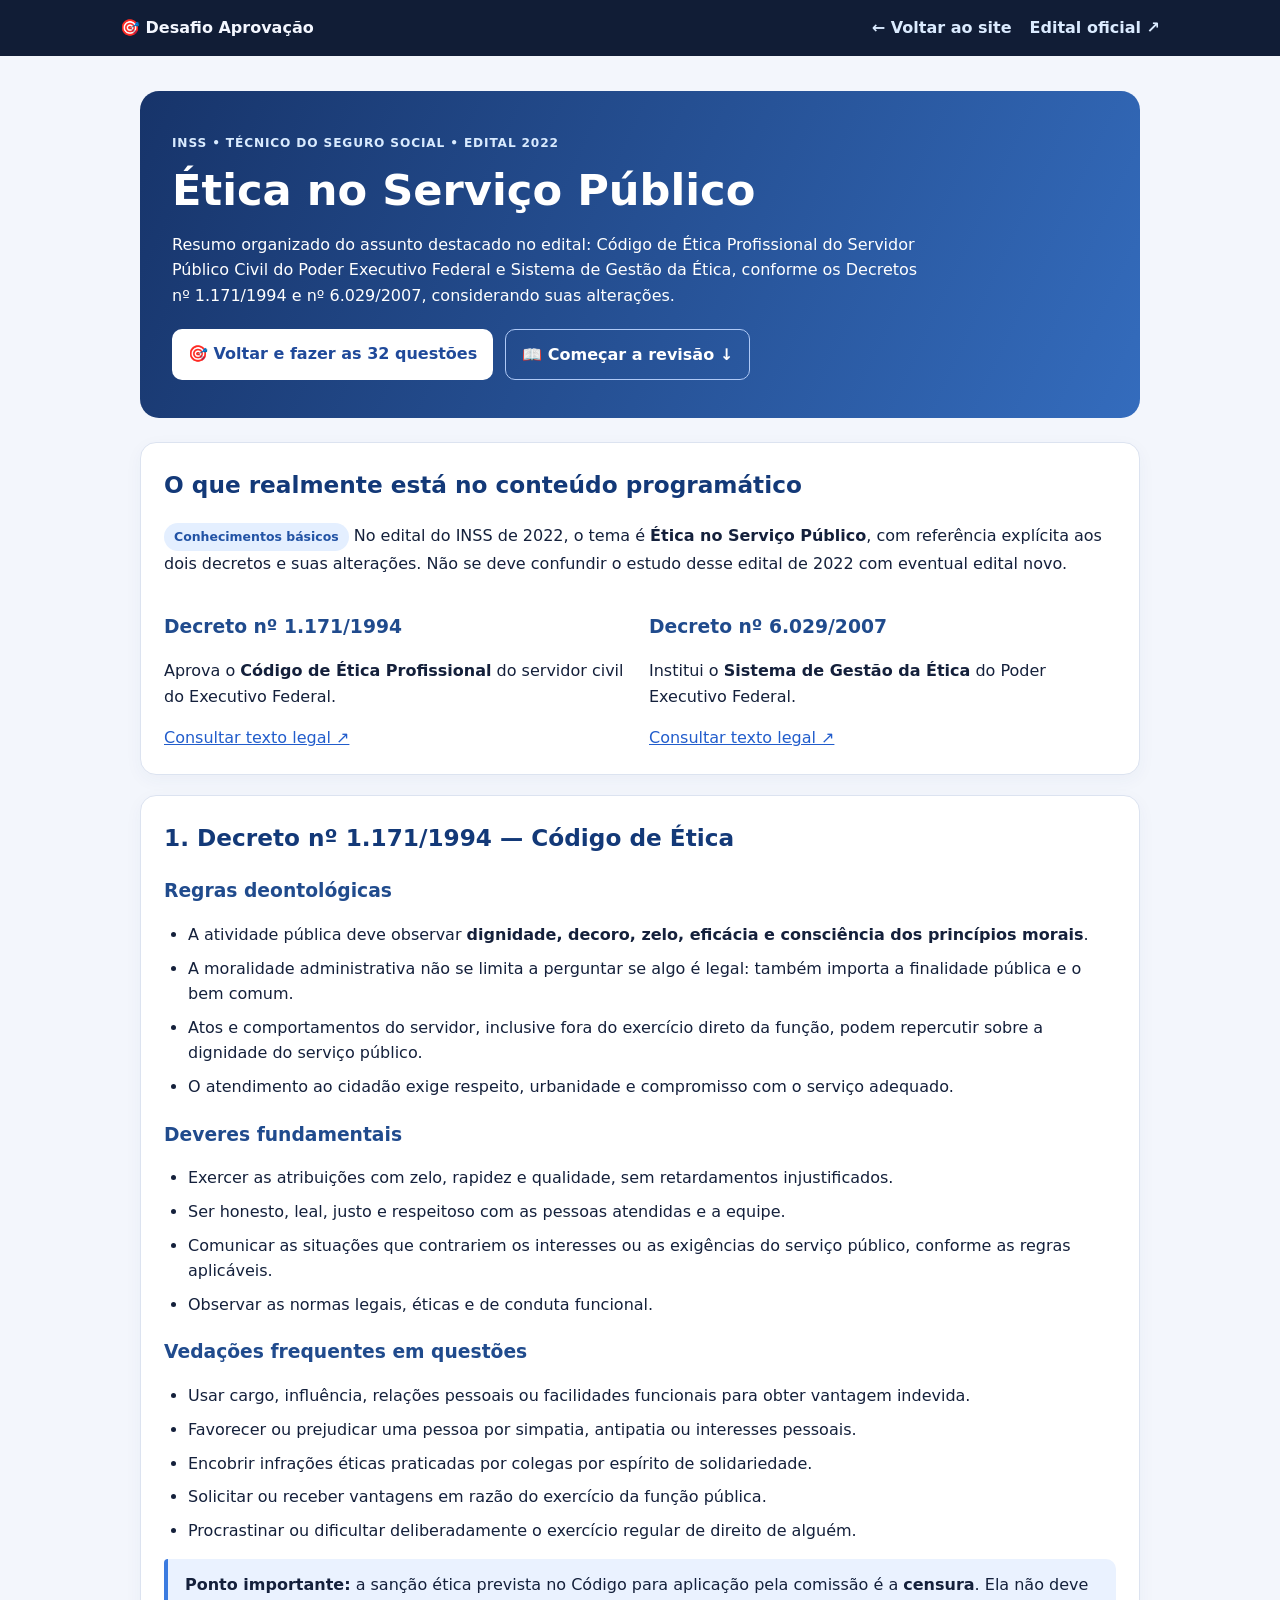
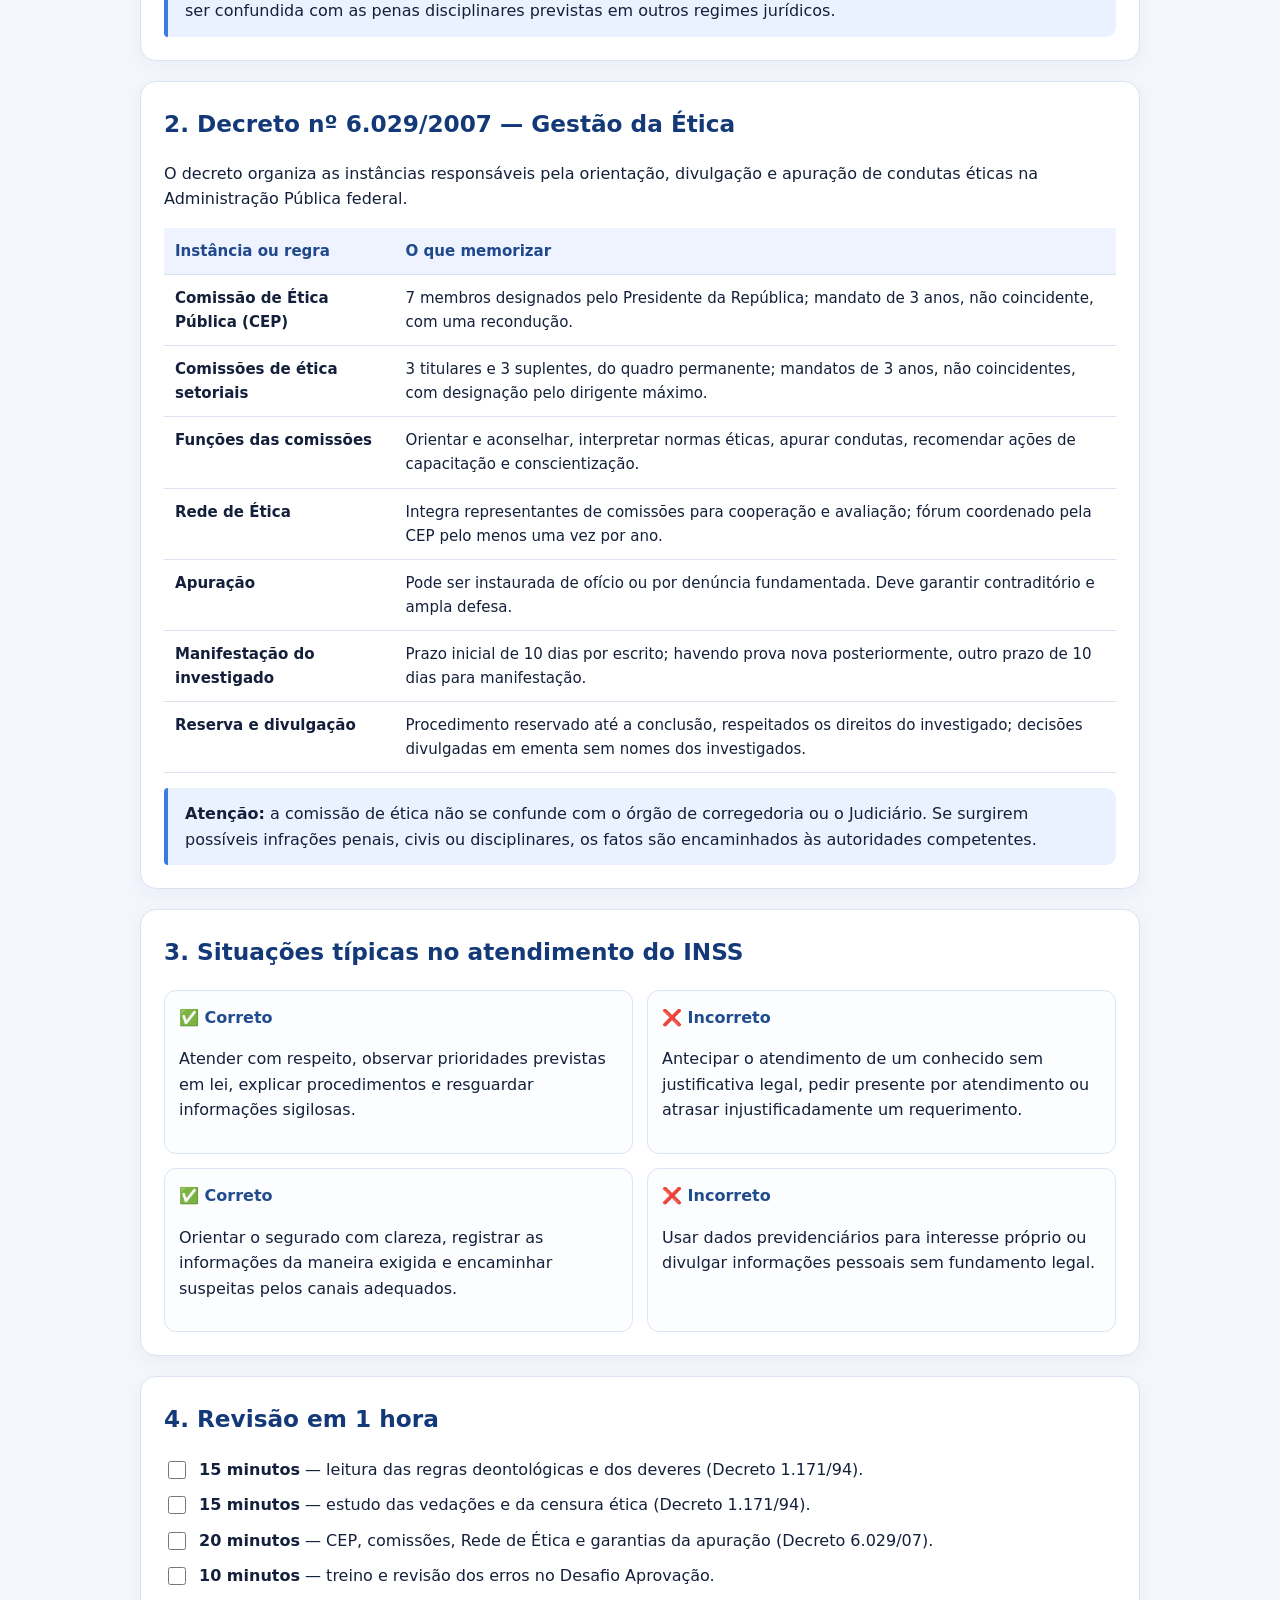
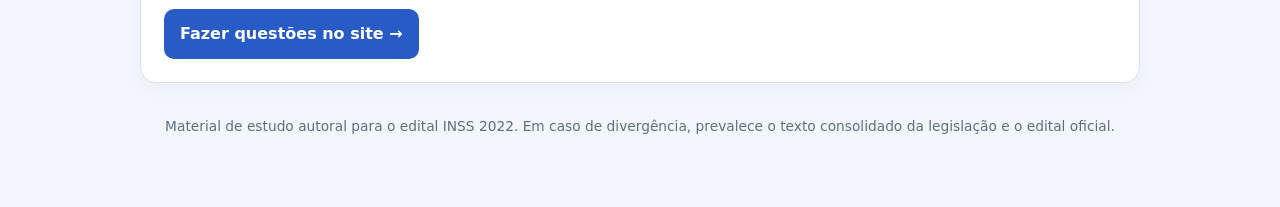
<file: inss-etica.html>
<!doctype html>
<html lang="pt-BR"><head><meta charset="utf-8"/><meta name="viewport" content="width=device-width,initial-scale=1"/>
<meta name="description" content="Resumo de Ética no Serviço Público para o edital INSS 2022: Decretos 1.171/1994 e 6.029/2007."/>
<title>INSS 2022 • Ética no Serviço Público | Desafio Aprovação</title>
<style>
:root{color-scheme:light dark;font-family:system-ui,-apple-system,Segoe UI,Arial,sans-serif;line-height:1.6}
*{box-sizing:border-box}body{margin:0;background:#f3f6fc;color:#14203b}a{color:#225dcc}a:hover{text-decoration:underline}
.guide-nav{background:#111d36;color:#f4f7ff;padding:15px max(24px,calc((100vw - 1040px)/2));display:flex;gap:18px;align-items:center;flex-wrap:wrap}
.guide-nav a{color:#dbebff;text-decoration:none;font-weight:650}.guide-brand{font-weight:900;margin-right:auto}
.guide-body{max-width:1040px;margin:0 auto;padding:25px 20px 70px}.hero{background:linear-gradient(115deg,#17346a,#346cbd);color:#fff;padding:38px 32px;border-radius:19px;margin:10px 0 24px}
.kicker{letter-spacing:.07em;font-size:.76rem;font-weight:800;text-transform:uppercase;color:#d9ebff}.hero h1{font-size:clamp(1.8rem,4vw,2.7rem);line-height:1.15;margin:12px 0}.hero p{max-width:760px}.btn-row{display:flex;flex-wrap:wrap;gap:12px;margin-top:20px}
.button{border-radius:10px;padding:12px 16px;display:inline-block;text-decoration:none;font-weight:800;background:#fff;color:#204a9a}.button.outline{background:transparent;border:1px solid #afc9f6;color:#fff}
.grid{display:grid;grid-template-columns:repeat(2,minmax(0,1fr));gap:18px}.paper{background:#fff;border:1px solid #dce3f0;border-radius:16px;padding:23px;margin-bottom:20px;box-shadow:0 5px 18px #2541770b}
.paper h2{margin-top:0;color:#133978;font-size:1.45rem}.paper h3{margin:20px 0 6px;color:#204b8d}.paper ul{padding-left:24px}.paper li{margin-bottom:8px}.note{border-left:4px solid #3b7be0;background:#eaf2ff;padding:13px 17px;border-radius:4px 10px 10px 4px;margin-top:15px}
.tablewrap{overflow:auto}table{width:100%;border-collapse:collapse;font-size:.94rem}th,td{text-align:left;border-bottom:1px solid #dbe3f0;padding:11px;vertical-align:top}th{background:#eef3ff;color:#1f498c}
.pill{display:inline-block;padding:4px 10px;border-radius:22px;background:#e4efff;color:#2253a5;font-size:.78rem;font-weight:800}
.checklist{display:grid;gap:10px}.checklist label{display:flex;gap:10px;align-items:flex-start}.checklist input{width:18px;height:18px;margin-top:4px;accent-color:#245fd1}
.mini-grid{display:grid;grid-template-columns:repeat(2,1fr);gap:14px}.mini-grid section{border:1px solid #dce5f4;border-radius:12px;padding:14px;background:#fbfdff}.mini-grid h3{margin:0 0 5px;font-size:1rem}
footer{text-align:center;margin-top:32px;font-size:.86rem;color:#5e6f85}
@media(max-width:760px){.grid,.mini-grid{grid-template-columns:1fr}.hero{padding:27px 21px}.guide-body{padding:14px}.paper{padding:18px}.button{width:100%;text-align:center}}
@media(prefers-color-scheme:dark){body{background:#0c1424;color:#f1f5fb}.paper{background:#151f32;border-color:#2d4263}.paper h2,.paper h3{color:#b5d1ff}.note{background:#162e54}.mini-grid section{background:#111c30;border-color:#2c4265}th{background:#192d50;color:#eaf2ff}td,th{border-color:#33445c}.pill{background:#204070;color:#e1efff}footer{color:#a7b5cd}}
</style></head>
<body>
<nav class="guide-nav"><span class="guide-brand">🎯 Desafio Aprovação</span><a href="index.html#inssEthicsSection">← Voltar ao site</a><a href="https://www.gov.br/inss/pt-br/centrais-de-conteudo/legislacao/edital/2022" target="_blank" rel="noopener noreferrer">Edital oficial ↗</a></nav>
<main class="guide-body">
<header class="hero"><span class="kicker">INSS • TÉCNICO DO SEGURO SOCIAL • EDITAL 2022</span><h1>Ética no Serviço Público</h1>
<p>Resumo organizado do assunto destacado no edital: Código de Ética Profissional do Servidor Público Civil do Poder Executivo Federal e Sistema de Gestão da Ética, conforme os Decretos nº 1.171/1994 e nº 6.029/2007, considerando suas alterações.</p>
<div class="btn-row"><a class="button" href="index.html#inssEthicsSection">🎯 Voltar e fazer as 32 questões</a><a class="button outline" href="#resumo">📖 Começar a revisão ↓</a></div></header>
<section class="paper" id="resumo"><h2>O que realmente está no conteúdo programático</h2>
<p><span class="pill">Conhecimentos básicos</span> No edital do INSS de 2022, o tema é <strong>Ética no Serviço Público</strong>, com referência explícita aos dois decretos e suas alterações. Não se deve confundir o estudo desse edital de 2022 com eventual edital novo.</p>
<div class="grid"><div><h3>Decreto nº 1.171/1994</h3><p>Aprova o <strong>Código de Ética Profissional</strong> do servidor civil do Executivo Federal.</p><a href="https://www.planalto.gov.br/ccivil_03/decreto/d1171.htm" target="_blank" rel="noopener noreferrer">Consultar texto legal ↗</a></div><div><h3>Decreto nº 6.029/2007</h3><p>Institui o <strong>Sistema de Gestão da Ética</strong> do Poder Executivo Federal.</p><a href="https://www.planalto.gov.br/ccivil_03/_ato2007-2010/2007/decreto/d6029.htm" target="_blank" rel="noopener noreferrer">Consultar texto legal ↗</a></div></div>
</section>
<section class="paper"><h2>1. Decreto nº 1.171/1994 — Código de Ética</h2>
<h3>Regras deontológicas</h3><ul><li>A atividade pública deve observar <strong>dignidade, decoro, zelo, eficácia e consciência dos princípios morais</strong>.</li><li>A moralidade administrativa não se limita a perguntar se algo é legal: também importa a finalidade pública e o bem comum.</li><li>Atos e comportamentos do servidor, inclusive fora do exercício direto da função, podem repercutir sobre a dignidade do serviço público.</li><li>O atendimento ao cidadão exige respeito, urbanidade e compromisso com o serviço adequado.</li></ul>
<h3>Deveres fundamentais</h3><ul><li>Exercer as atribuições com zelo, rapidez e qualidade, sem retardamentos injustificados.</li><li>Ser honesto, leal, justo e respeitoso com as pessoas atendidas e a equipe.</li><li>Comunicar as situações que contrariem os interesses ou as exigências do serviço público, conforme as regras aplicáveis.</li><li>Observar as normas legais, éticas e de conduta funcional.</li></ul>
<h3>Vedações frequentes em questões</h3><ul><li>Usar cargo, influência, relações pessoais ou facilidades funcionais para obter vantagem indevida.</li><li>Favorecer ou prejudicar uma pessoa por simpatia, antipatia ou interesses pessoais.</li><li>Encobrir infrações éticas praticadas por colegas por espírito de solidariedade.</li><li>Solicitar ou receber vantagens em razão do exercício da função pública.</li><li>Procrastinar ou dificultar deliberadamente o exercício regular de direito de alguém.</li></ul>
<div class="note"><strong>Ponto importante:</strong> a sanção ética prevista no Código para aplicação pela comissão é a <strong>censura</strong>. Ela não deve ser confundida com as penas disciplinares previstas em outros regimes jurídicos.</div>
</section>
<section class="paper"><h2>2. Decreto nº 6.029/2007 — Gestão da Ética</h2>
<p>O decreto organiza as instâncias responsáveis pela orientação, divulgação e apuração de condutas éticas na Administração Pública federal.</p>
<div class="tablewrap"><table><thead><tr><th>Instância ou regra</th><th>O que memorizar</th></tr></thead><tbody>
<tr><td><strong>Comissão de Ética Pública (CEP)</strong></td><td>7 membros designados pelo Presidente da República; mandato de 3 anos, não coincidente, com uma recondução.</td></tr>
<tr><td><strong>Comissões de ética setoriais</strong></td><td>3 titulares e 3 suplentes, do quadro permanente; mandatos de 3 anos, não coincidentes, com designação pelo dirigente máximo.</td></tr>
<tr><td><strong>Funções das comissões</strong></td><td>Orientar e aconselhar, interpretar normas éticas, apurar condutas, recomendar ações de capacitação e conscientização.</td></tr>
<tr><td><strong>Rede de Ética</strong></td><td>Integra representantes de comissões para cooperação e avaliação; fórum coordenado pela CEP pelo menos uma vez por ano.</td></tr>
<tr><td><strong>Apuração</strong></td><td>Pode ser instaurada de ofício ou por denúncia fundamentada. Deve garantir contraditório e ampla defesa.</td></tr>
<tr><td><strong>Manifestação do investigado</strong></td><td>Prazo inicial de 10 dias por escrito; havendo prova nova posteriormente, outro prazo de 10 dias para manifestação.</td></tr>
<tr><td><strong>Reserva e divulgação</strong></td><td>Procedimento reservado até a conclusão, respeitados os direitos do investigado; decisões divulgadas em ementa sem nomes dos investigados.</td></tr>
</tbody></table></div>
<div class="note"><strong>Atenção:</strong> a comissão de ética não se confunde com o órgão de corregedoria ou o Judiciário. Se surgirem possíveis infrações penais, civis ou disciplinares, os fatos são encaminhados às autoridades competentes.</div>
</section>
<section class="paper"><h2>3. Situações típicas no atendimento do INSS</h2>
<div class="mini-grid"><section><h3>✅ Correto</h3><p>Atender com respeito, observar prioridades previstas em lei, explicar procedimentos e resguardar informações sigilosas.</p></section>
<section><h3>❌ Incorreto</h3><p>Antecipar o atendimento de um conhecido sem justificativa legal, pedir presente por atendimento ou atrasar injustificadamente um requerimento.</p></section>
<section><h3>✅ Correto</h3><p>Orientar o segurado com clareza, registrar as informações da maneira exigida e encaminhar suspeitas pelos canais adequados.</p></section>
<section><h3>❌ Incorreto</h3><p>Usar dados previdenciários para interesse próprio ou divulgar informações pessoais sem fundamento legal.</p></section></div>
</section>
<section class="paper"><h2>4. Revisão em 1 hora</h2>
<div class="checklist"><label><input type="checkbox"/><span><strong>15 minutos</strong> — leitura das regras deontológicas e dos deveres (Decreto 1.171/94).</span></label>
<label><input type="checkbox"/><span><strong>15 minutos</strong> — estudo das vedações e da censura ética (Decreto 1.171/94).</span></label>
<label><input type="checkbox"/><span><strong>20 minutos</strong> — CEP, comissões, Rede de Ética e garantias da apuração (Decreto 6.029/07).</span></label>
<label><input type="checkbox"/><span><strong>10 minutos</strong> — treino e revisão dos erros no Desafio Aprovação.</span></label></div>
<div class="btn-row"><a class="button" style="background:#285bc6;color:#fff" href="index.html#inssEthicsSection">Fazer questões no site →</a></div></section>
<footer>Material de estudo autoral para o edital INSS 2022. Em caso de divergência, prevalece o texto consolidado da legislação e o edital oficial.</footer>
</main></body></html>
</file>
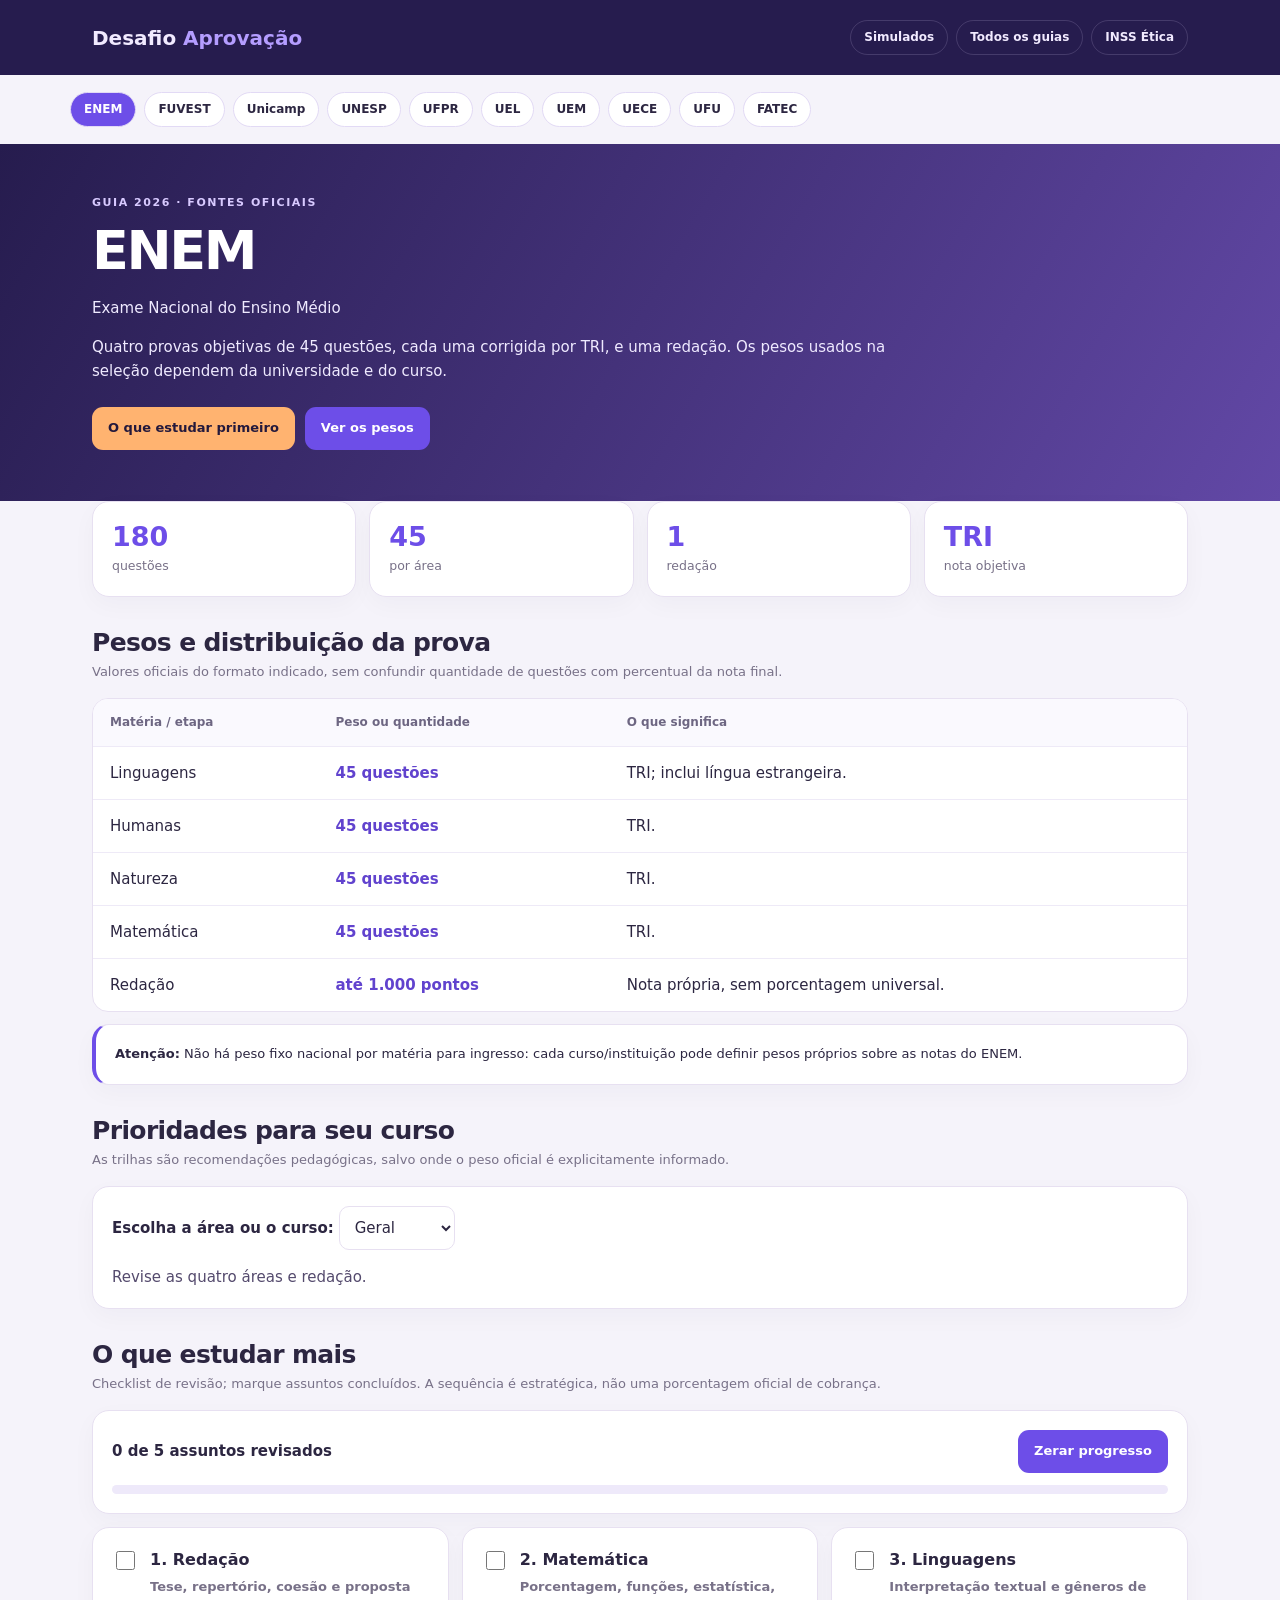
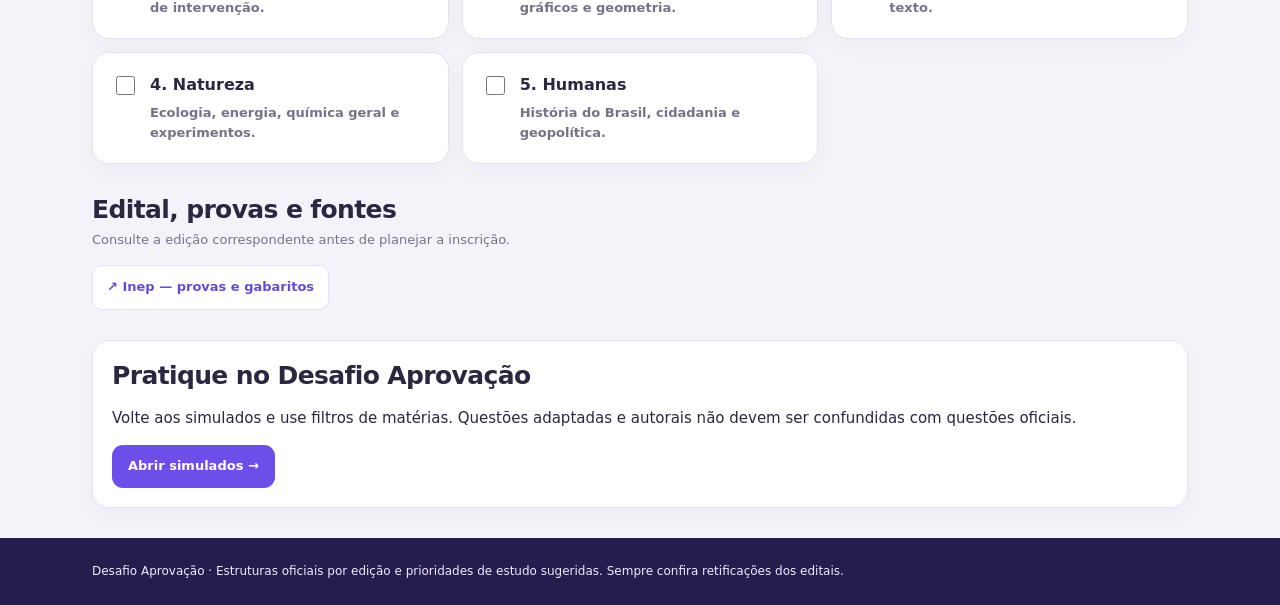
<file: vestibular-enem.html>
<!doctype html><html lang="pt-BR"><head><meta charset="utf-8"><meta name="viewport" content="width=device-width,initial-scale=1"><meta name="description" content="Guia de estudos: matérias prioritárias, pesos oficiais e planejamento para vestibulares."><title>Guia ENEM — Desafio Aprovação</title><link href="guia-vestibulares.css" rel="stylesheet"></head><body data-exam="enem"><div id="app"></div><script src="guia-vestibulares-data.js"></script><script src="guia-vestibulares.js"></script></body></html>
</file>
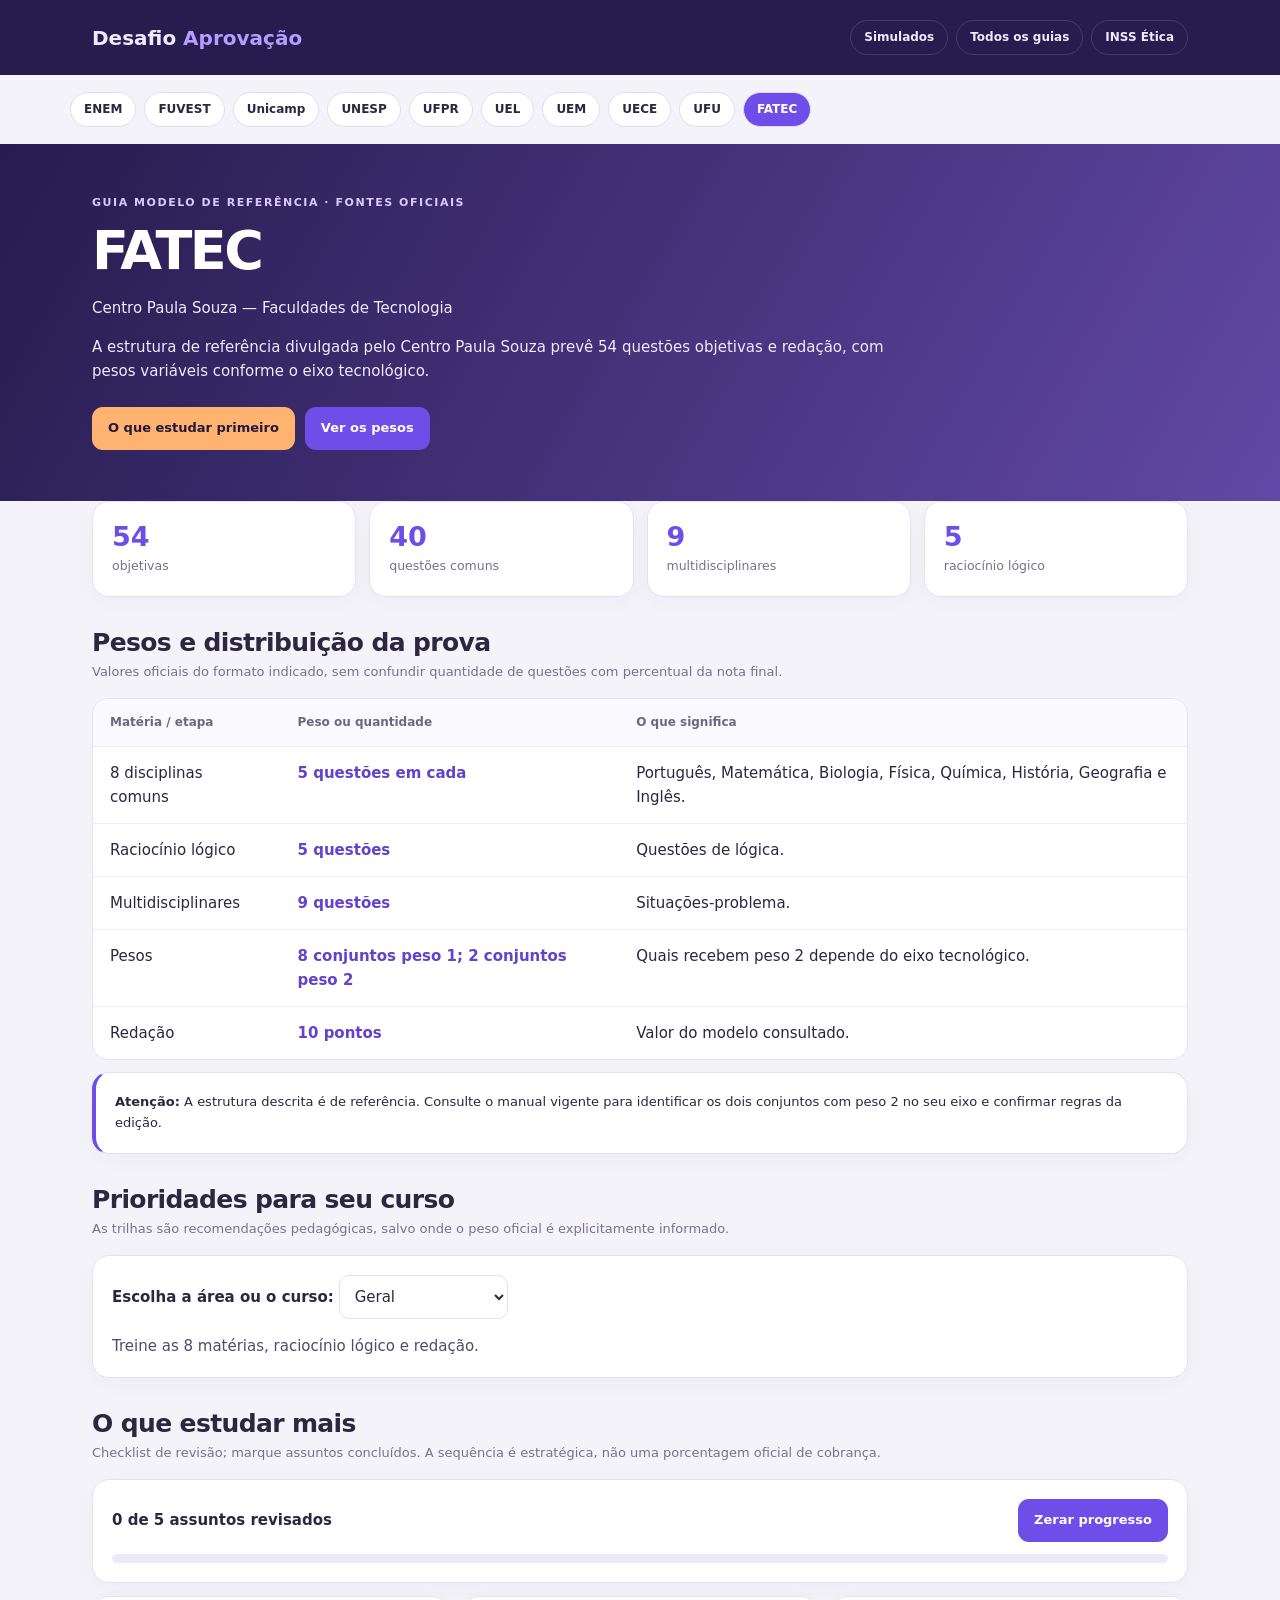
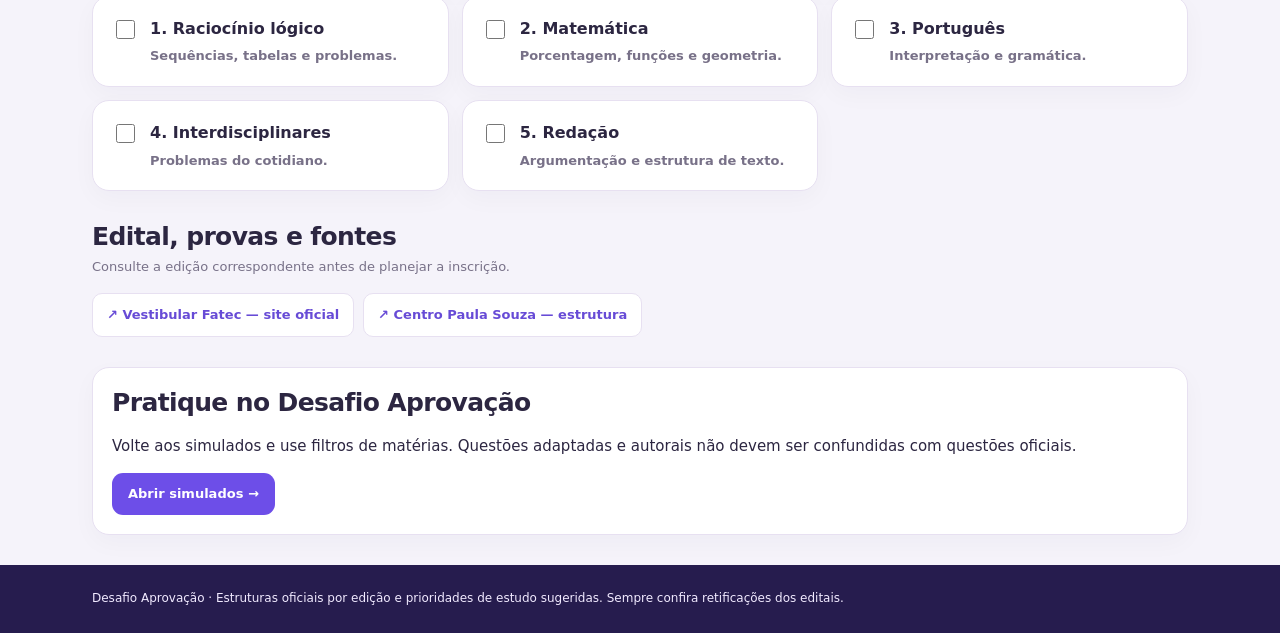
<file: vestibular-fatec.html>
<!doctype html><html lang="pt-BR"><head><meta charset="utf-8"><meta name="viewport" content="width=device-width,initial-scale=1"><meta name="description" content="Guia de estudos: matérias prioritárias, pesos oficiais e planejamento para vestibulares."><title>Guia FATEC — Desafio Aprovação</title><link href="guia-vestibulares.css" rel="stylesheet"></head><body data-exam="fatec"><div id="app"></div><script src="guia-vestibulares-data.js"></script><script src="guia-vestibulares.js"></script></body></html>
</file>
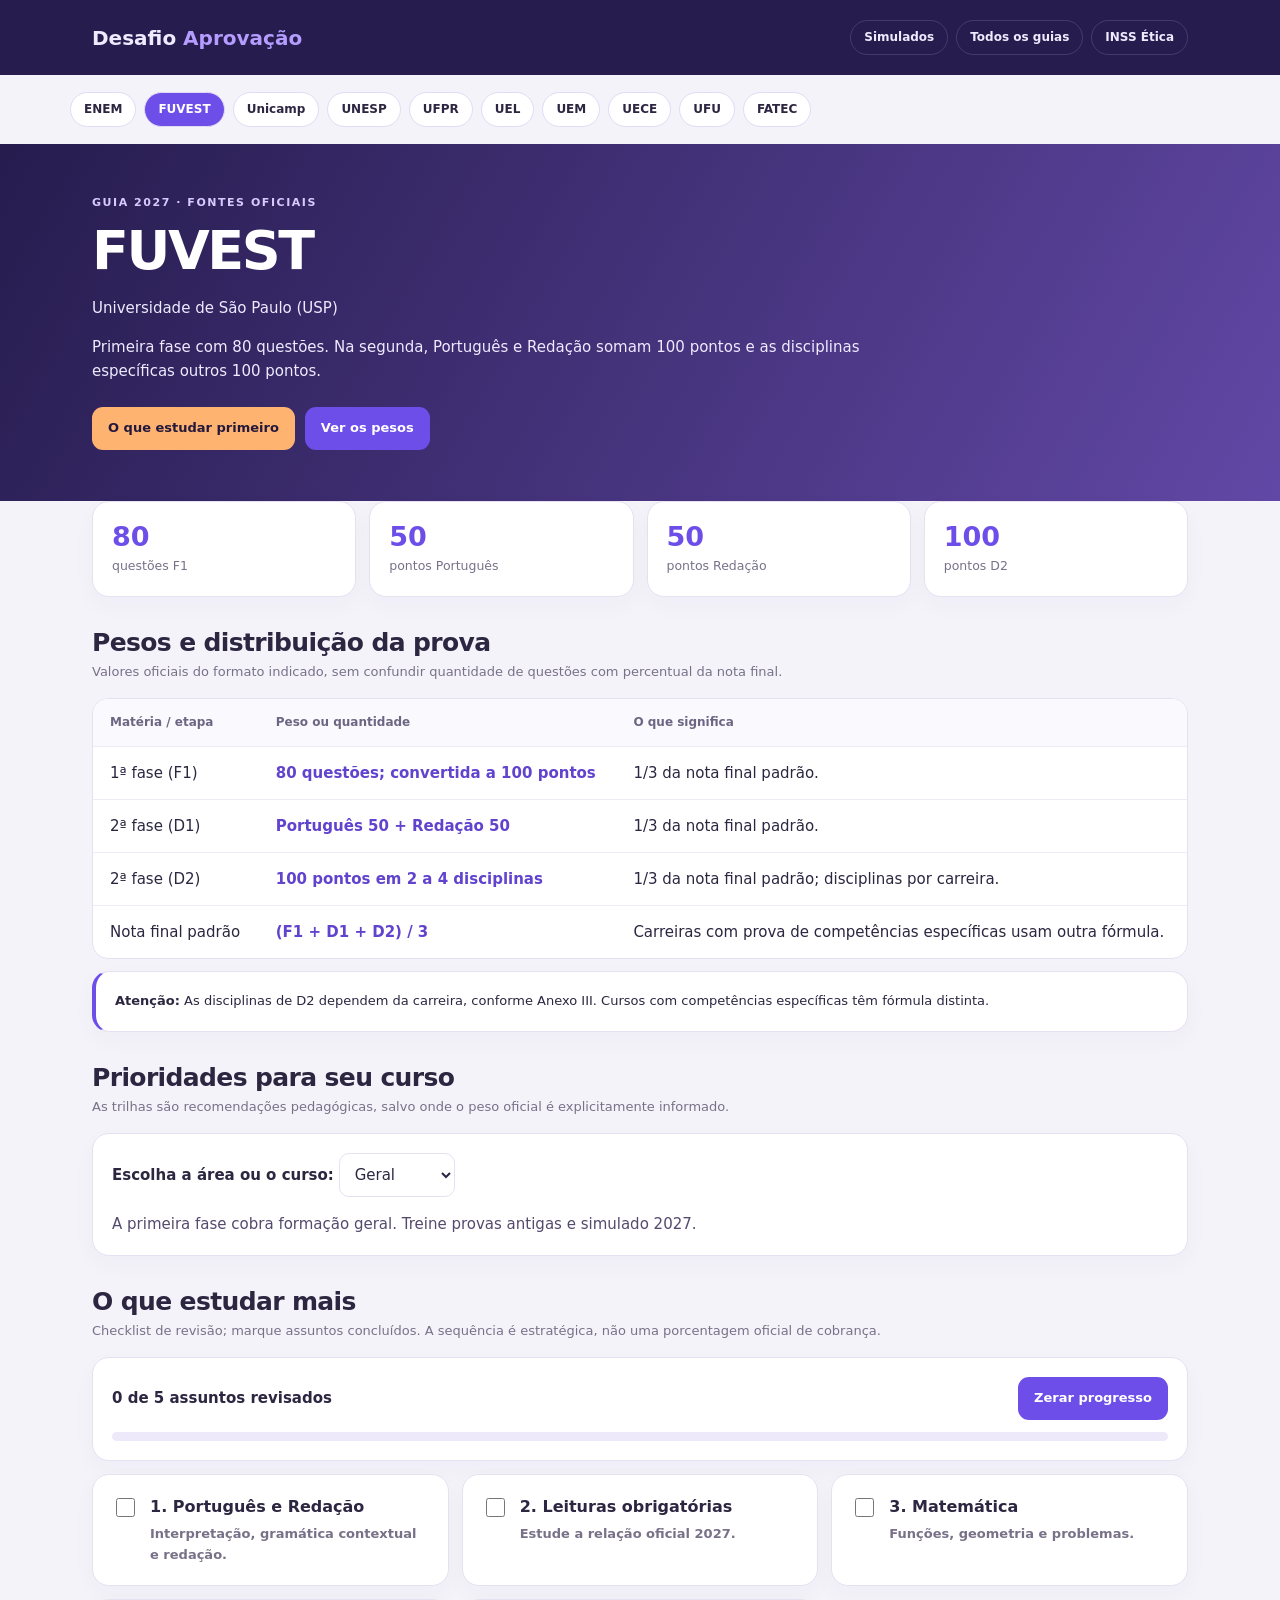
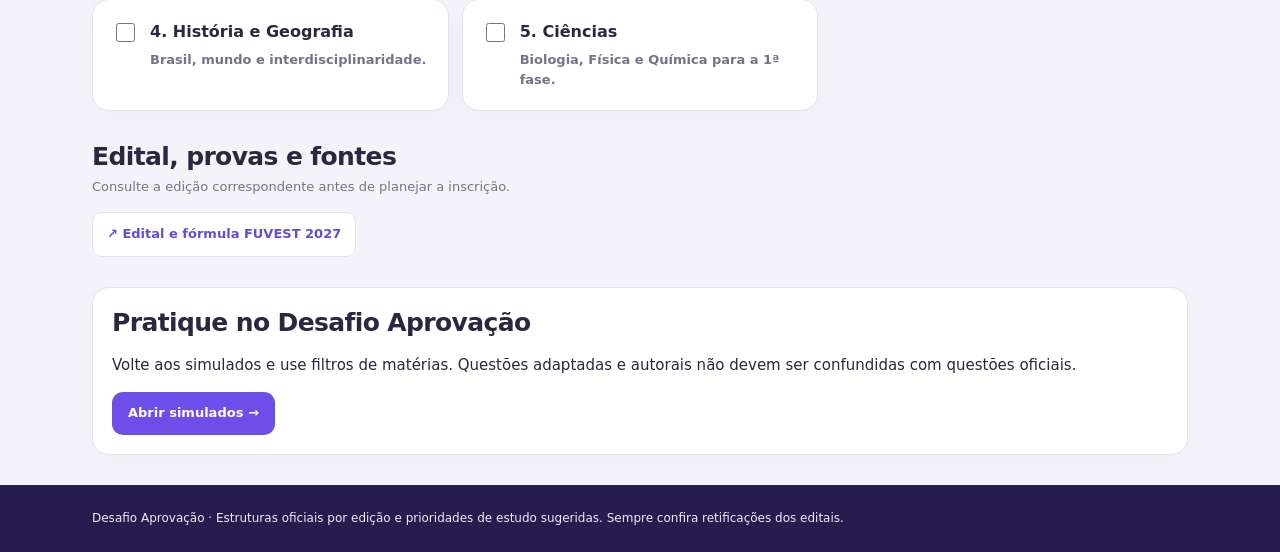
<file: vestibular-fuvest.html>
<!doctype html><html lang="pt-BR"><head><meta charset="utf-8"><meta name="viewport" content="width=device-width,initial-scale=1"><meta name="description" content="Guia de estudos: matérias prioritárias, pesos oficiais e planejamento para vestibulares."><title>Guia FUVEST — Desafio Aprovação</title><link href="guia-vestibulares.css" rel="stylesheet"></head><body data-exam="fuvest"><div id="app"></div><script src="guia-vestibulares-data.js"></script><script src="guia-vestibulares.js"></script></body></html>
</file>
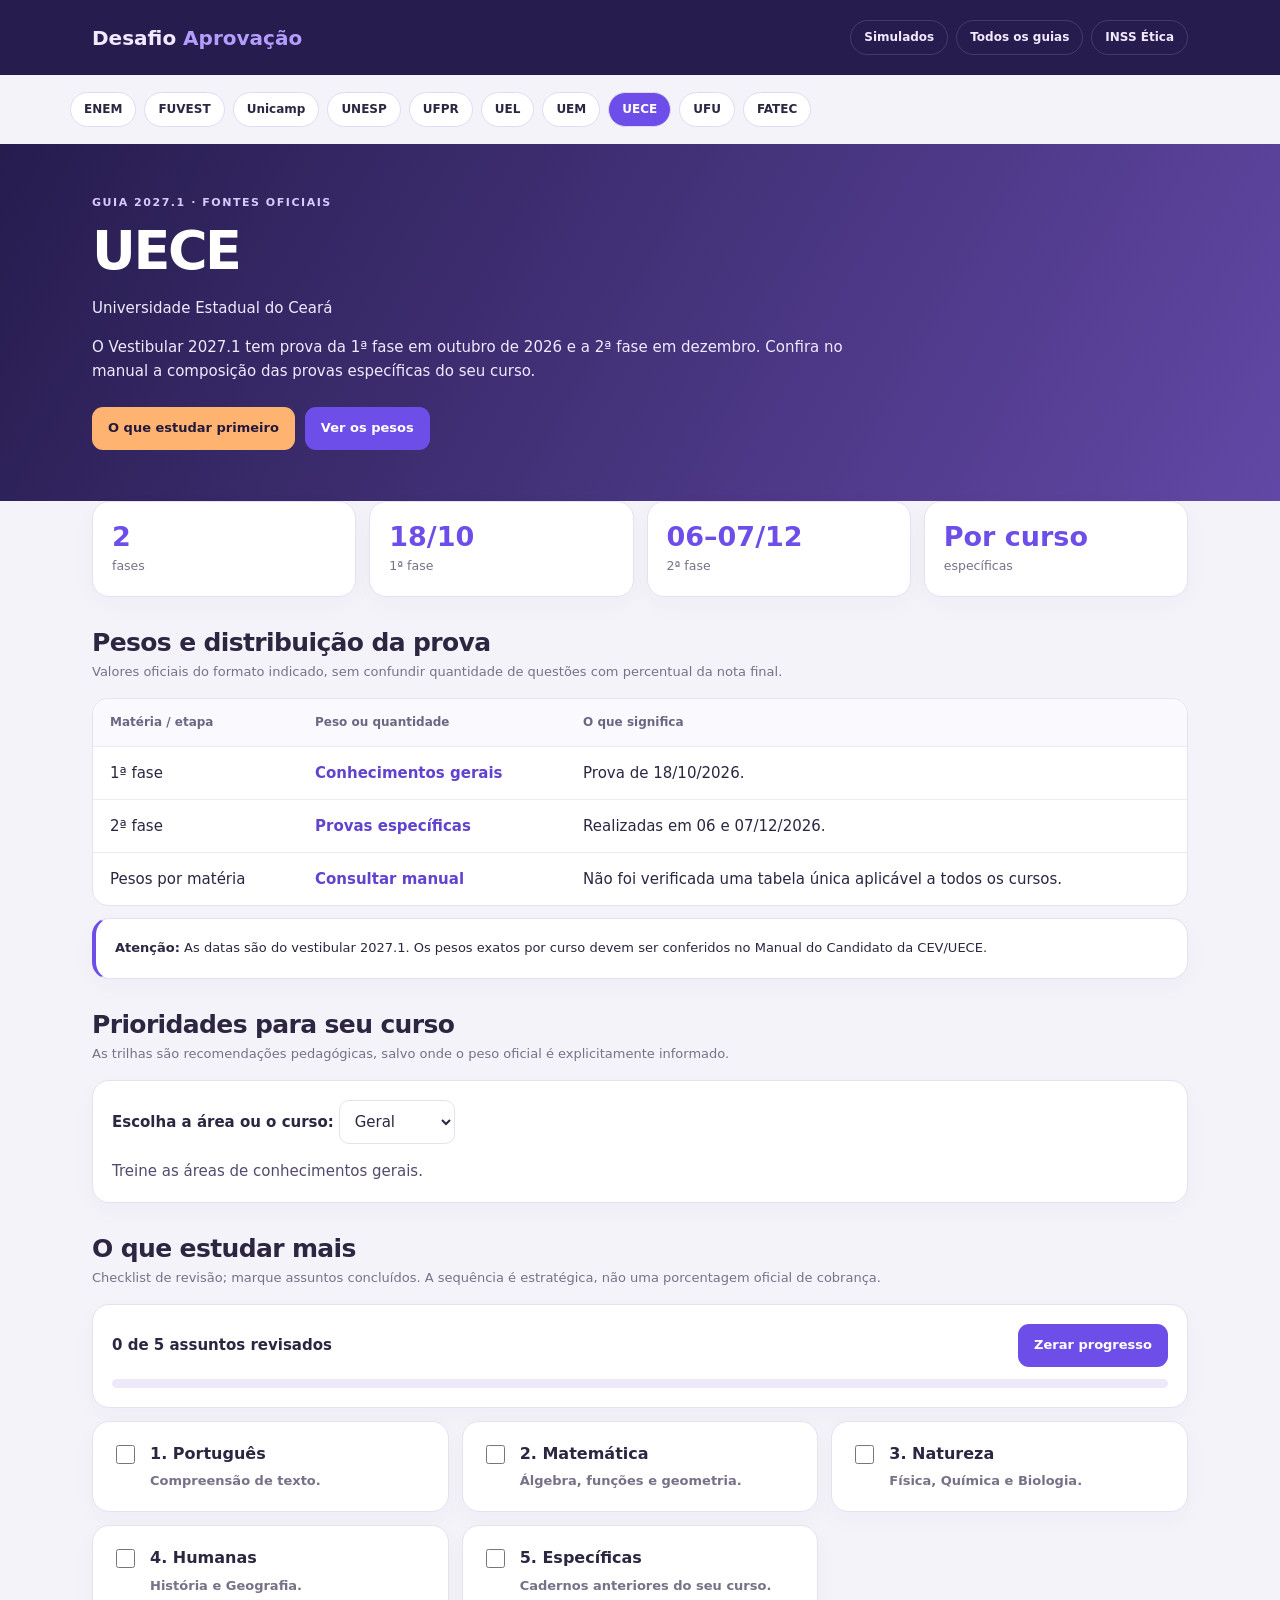
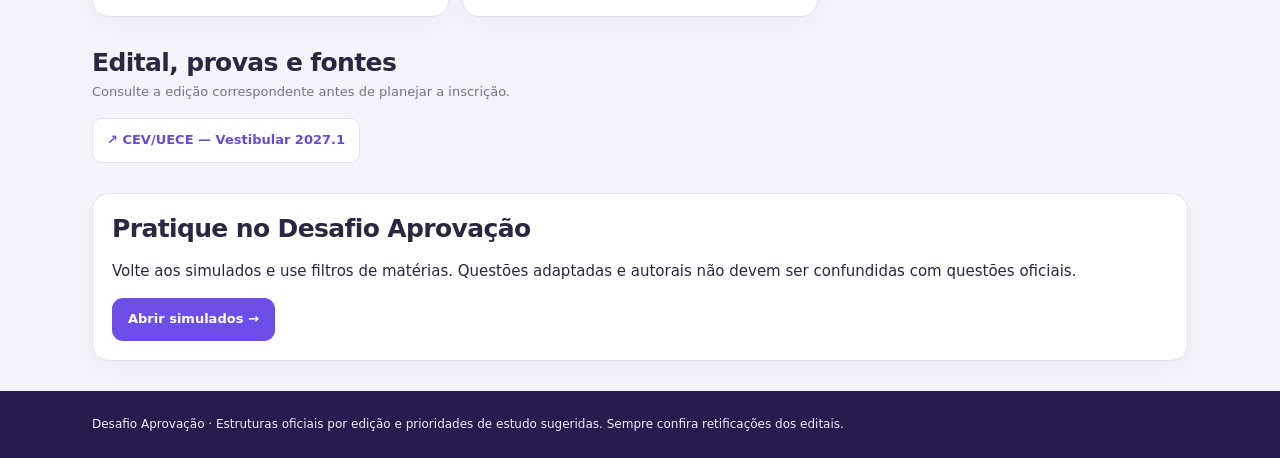
<file: vestibular-uece.html>
<!doctype html><html lang="pt-BR"><head><meta charset="utf-8"><meta name="viewport" content="width=device-width,initial-scale=1"><meta name="description" content="Guia de estudos: matérias prioritárias, pesos oficiais e planejamento para vestibulares."><title>Guia UECE — Desafio Aprovação</title><link href="guia-vestibulares.css" rel="stylesheet"></head><body data-exam="uece"><div id="app"></div><script src="guia-vestibulares-data.js"></script><script src="guia-vestibulares.js"></script></body></html>
</file>
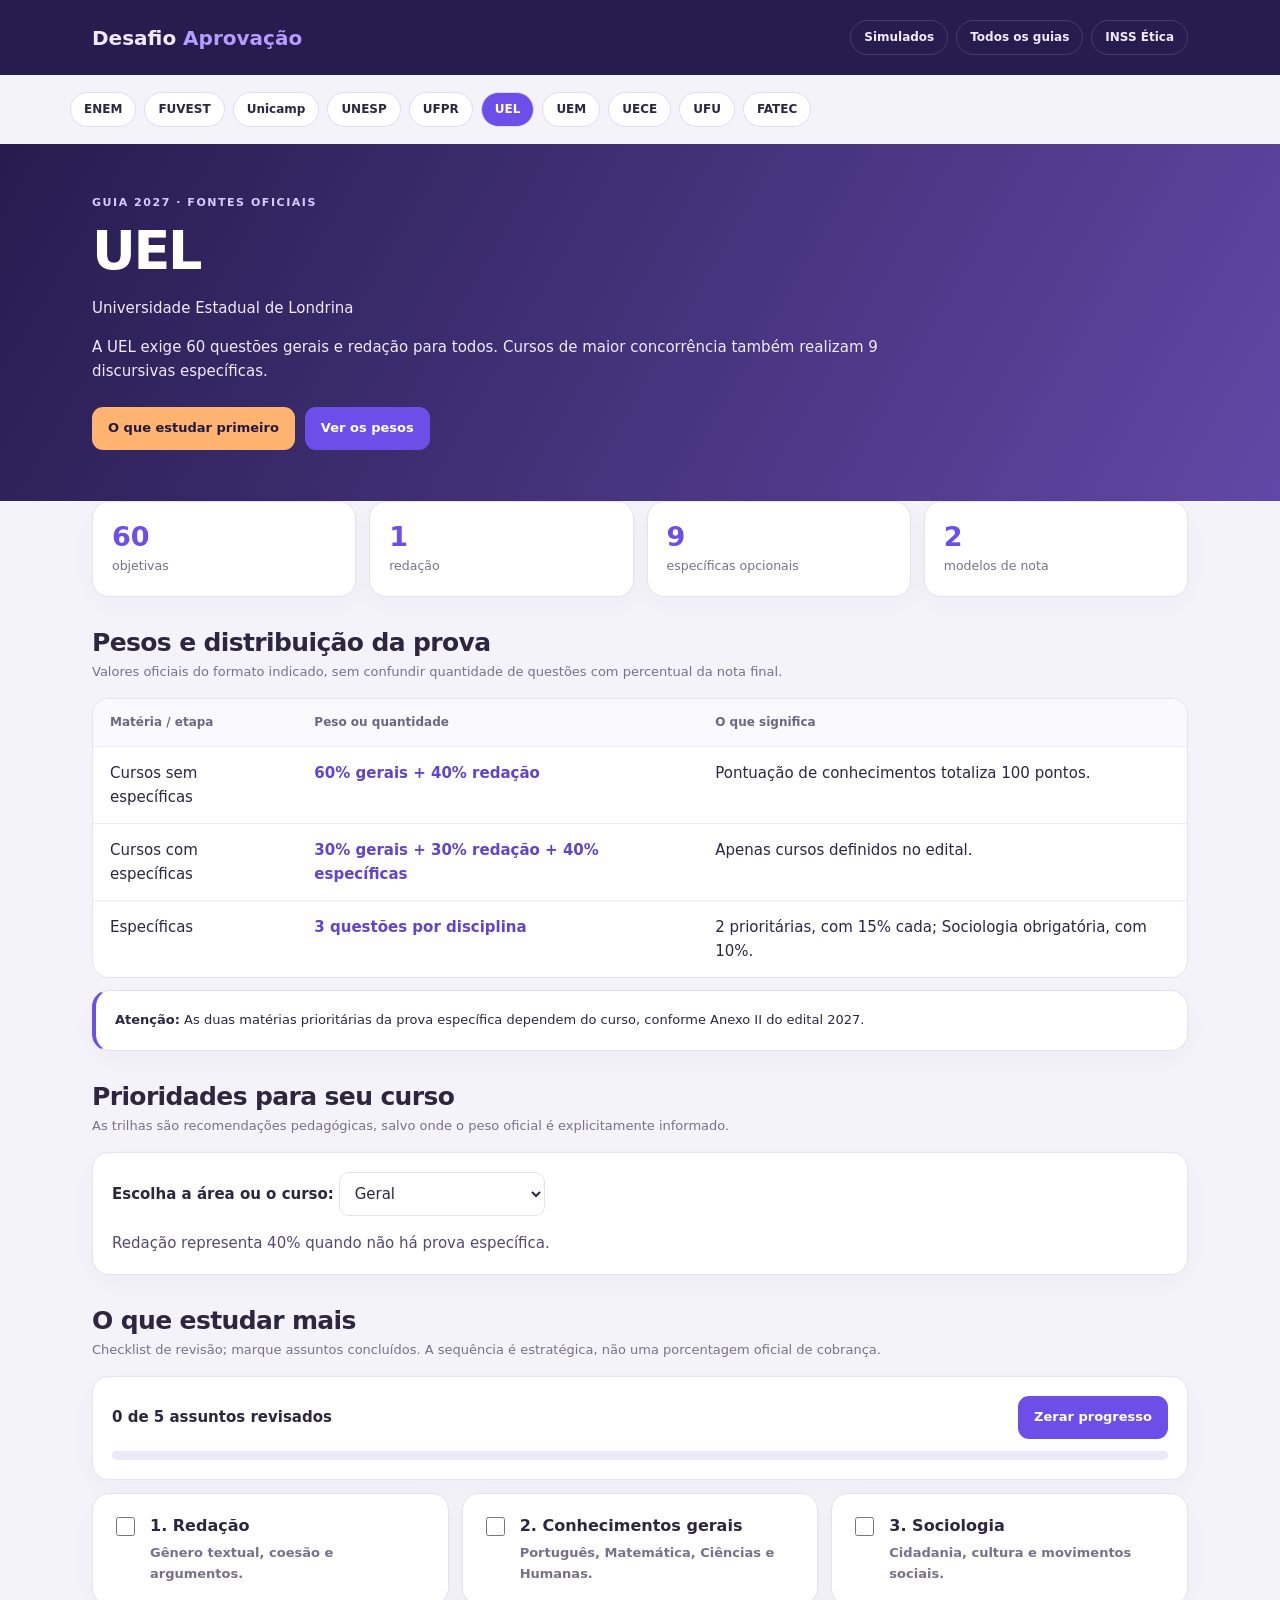
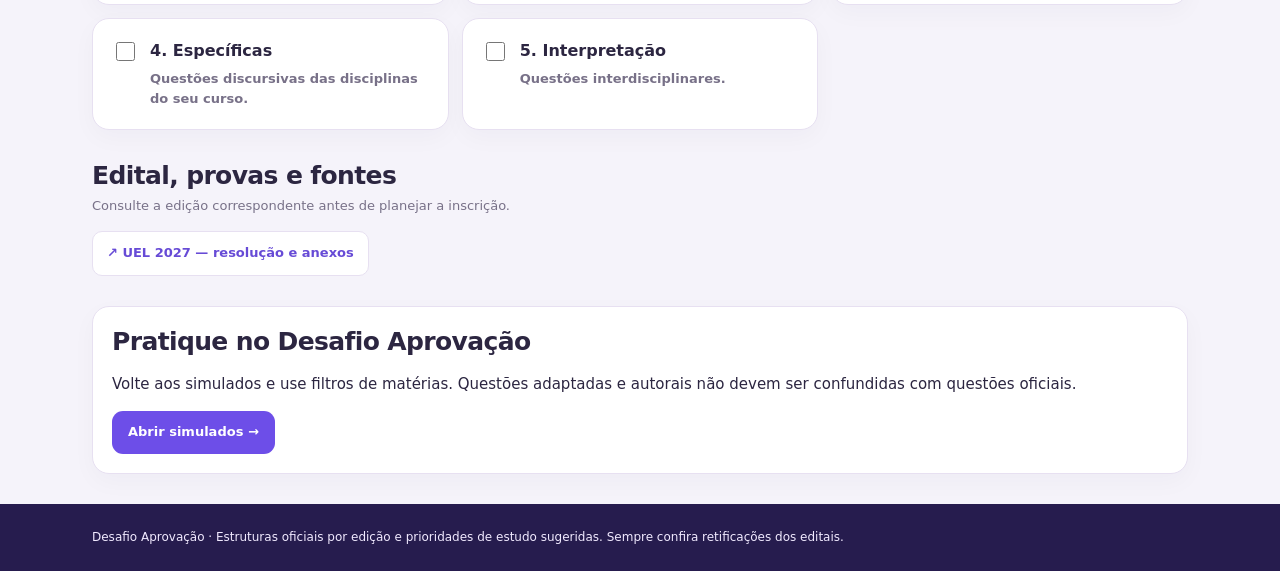
<file: vestibular-uel.html>
<!doctype html><html lang="pt-BR"><head><meta charset="utf-8"><meta name="viewport" content="width=device-width,initial-scale=1"><meta name="description" content="Guia de estudos: matérias prioritárias, pesos oficiais e planejamento para vestibulares."><title>Guia UEL — Desafio Aprovação</title><link href="guia-vestibulares.css" rel="stylesheet"></head><body data-exam="uel"><div id="app"></div><script src="guia-vestibulares-data.js"></script><script src="guia-vestibulares.js"></script></body></html>
</file>
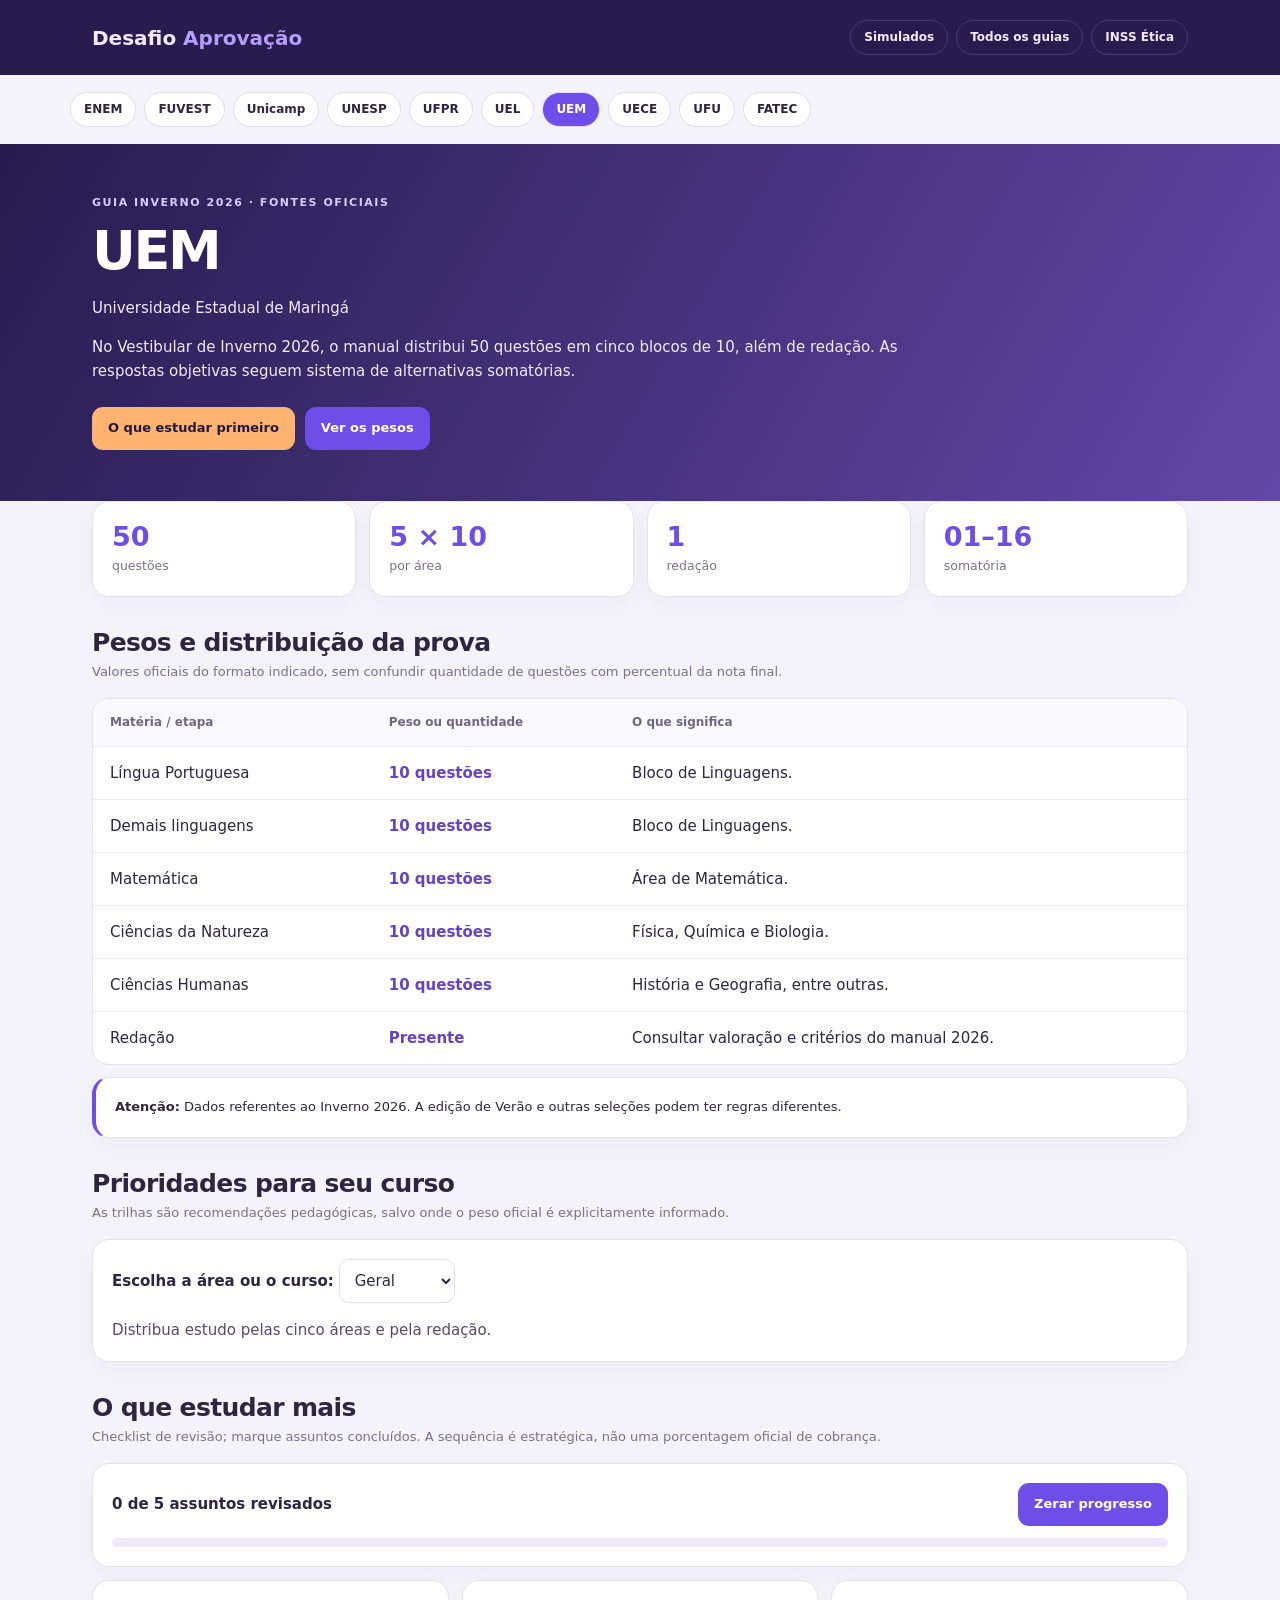
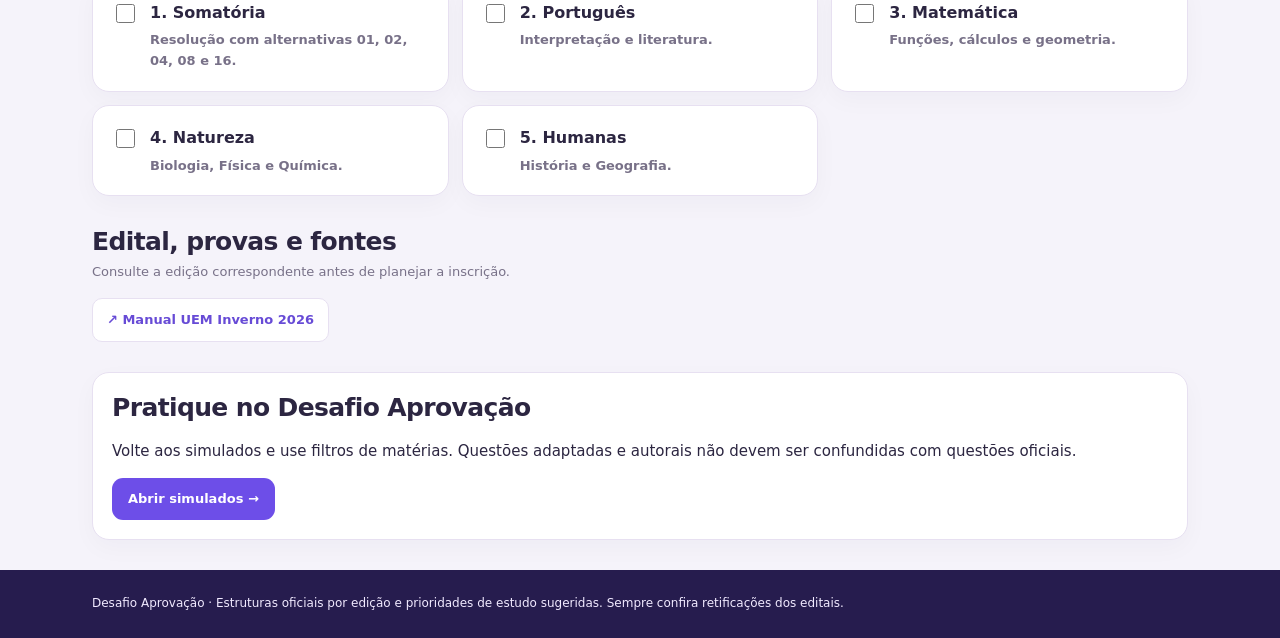
<file: vestibular-uem.html>
<!doctype html><html lang="pt-BR"><head><meta charset="utf-8"><meta name="viewport" content="width=device-width,initial-scale=1"><meta name="description" content="Guia de estudos: matérias prioritárias, pesos oficiais e planejamento para vestibulares."><title>Guia UEM — Desafio Aprovação</title><link href="guia-vestibulares.css" rel="stylesheet"></head><body data-exam="uem"><div id="app"></div><script src="guia-vestibulares-data.js"></script><script src="guia-vestibulares.js"></script></body></html>
</file>
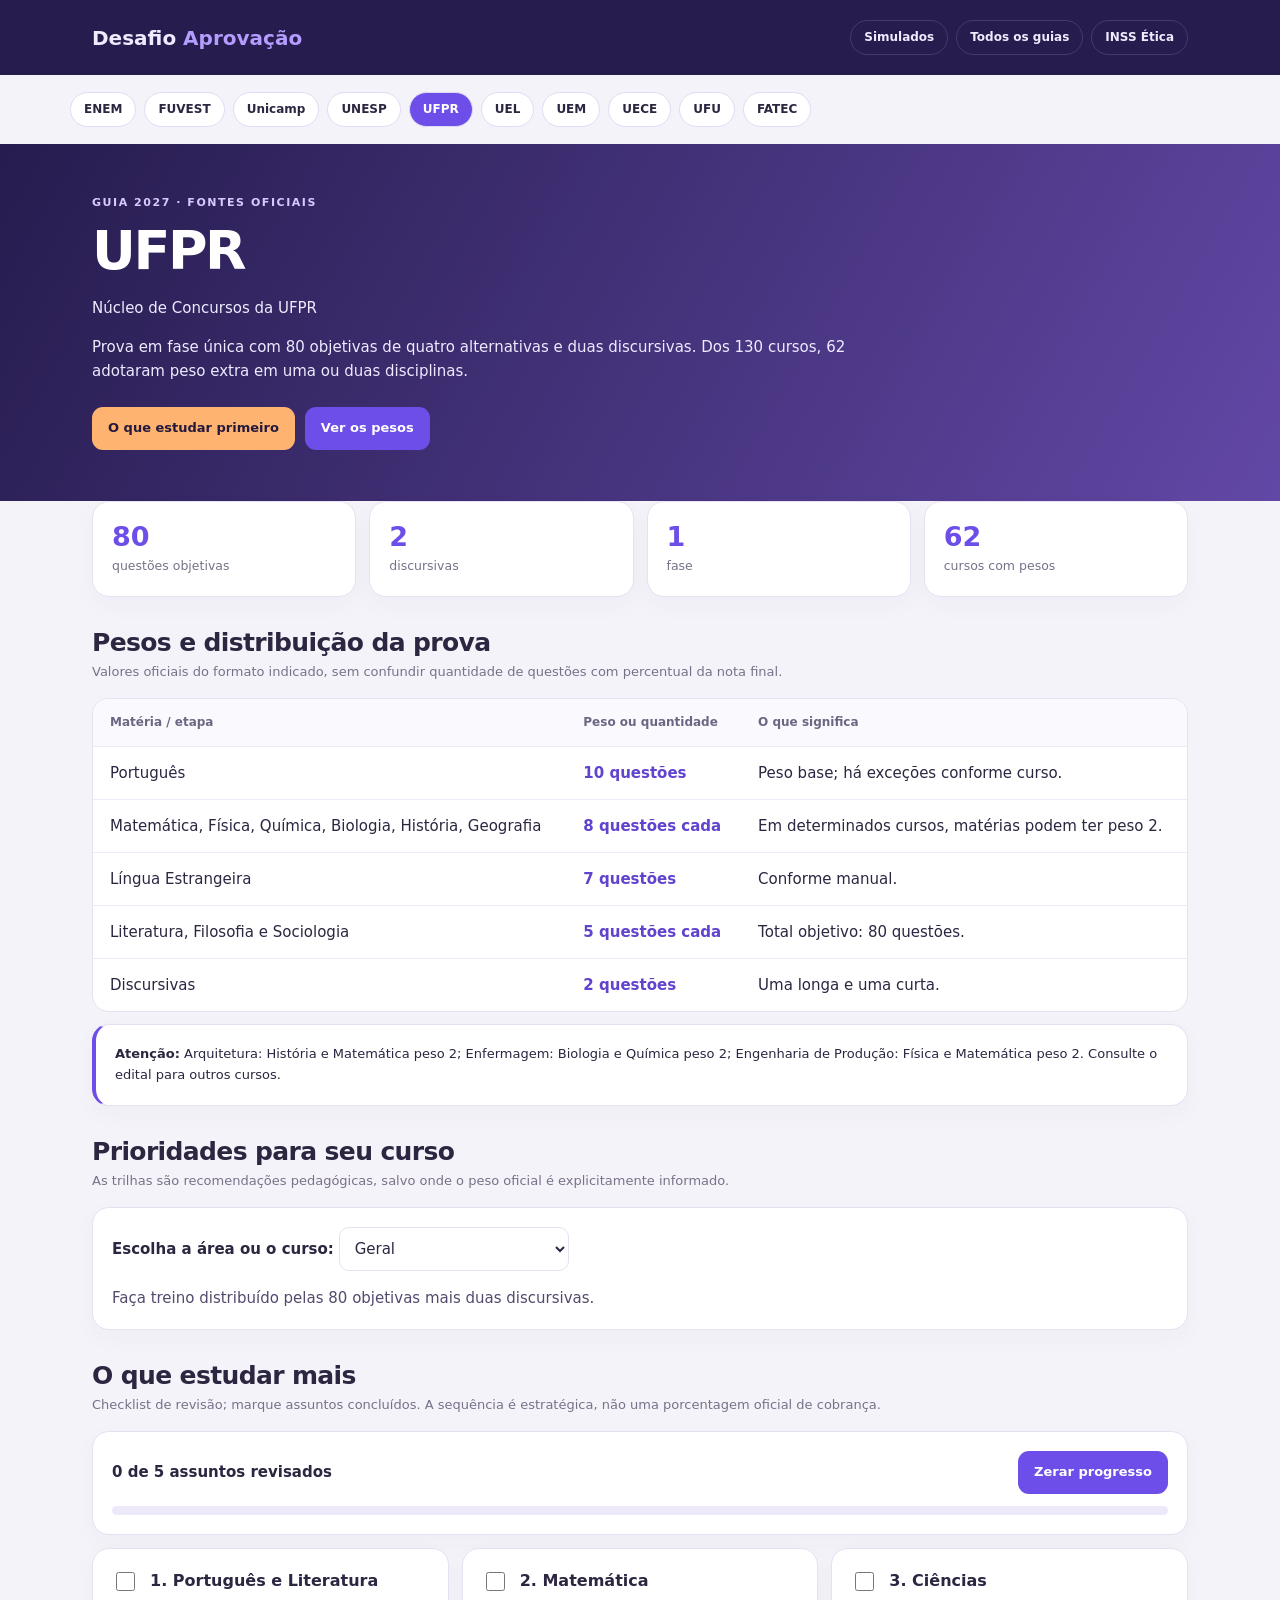
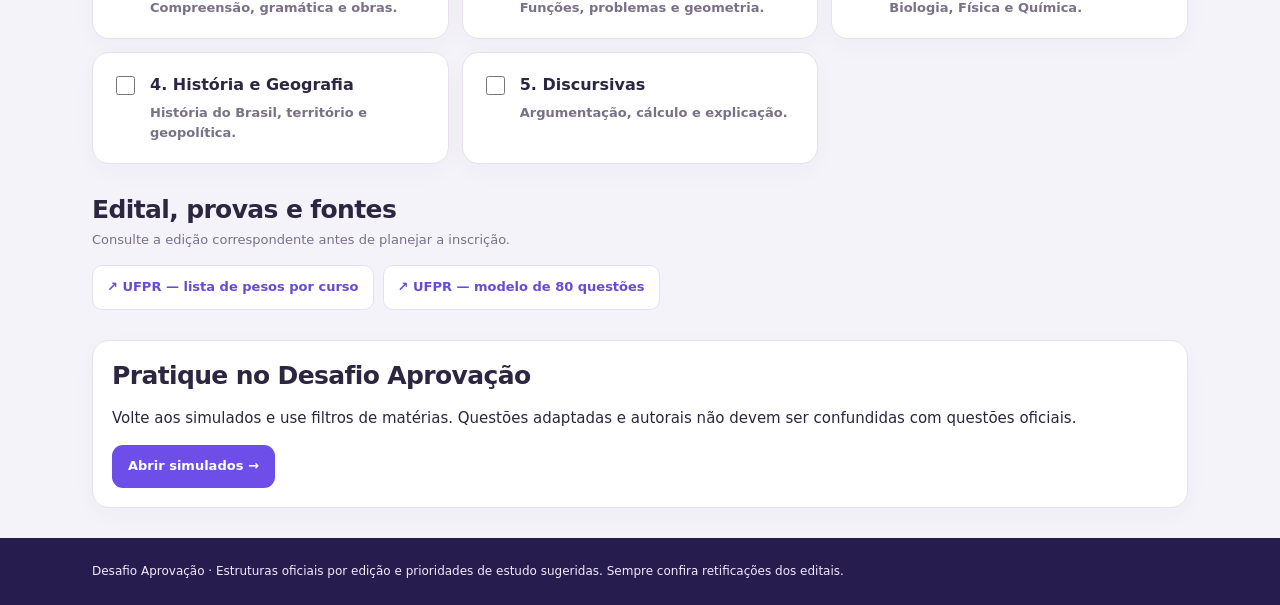
<file: vestibular-ufpr.html>
<!doctype html><html lang="pt-BR"><head><meta charset="utf-8"><meta name="viewport" content="width=device-width,initial-scale=1"><meta name="description" content="Guia de estudos: matérias prioritárias, pesos oficiais e planejamento para vestibulares."><title>Guia UFPR — Desafio Aprovação</title><link href="guia-vestibulares.css" rel="stylesheet"></head><body data-exam="ufpr"><div id="app"></div><script src="guia-vestibulares-data.js"></script><script src="guia-vestibulares.js"></script></body></html>
</file>
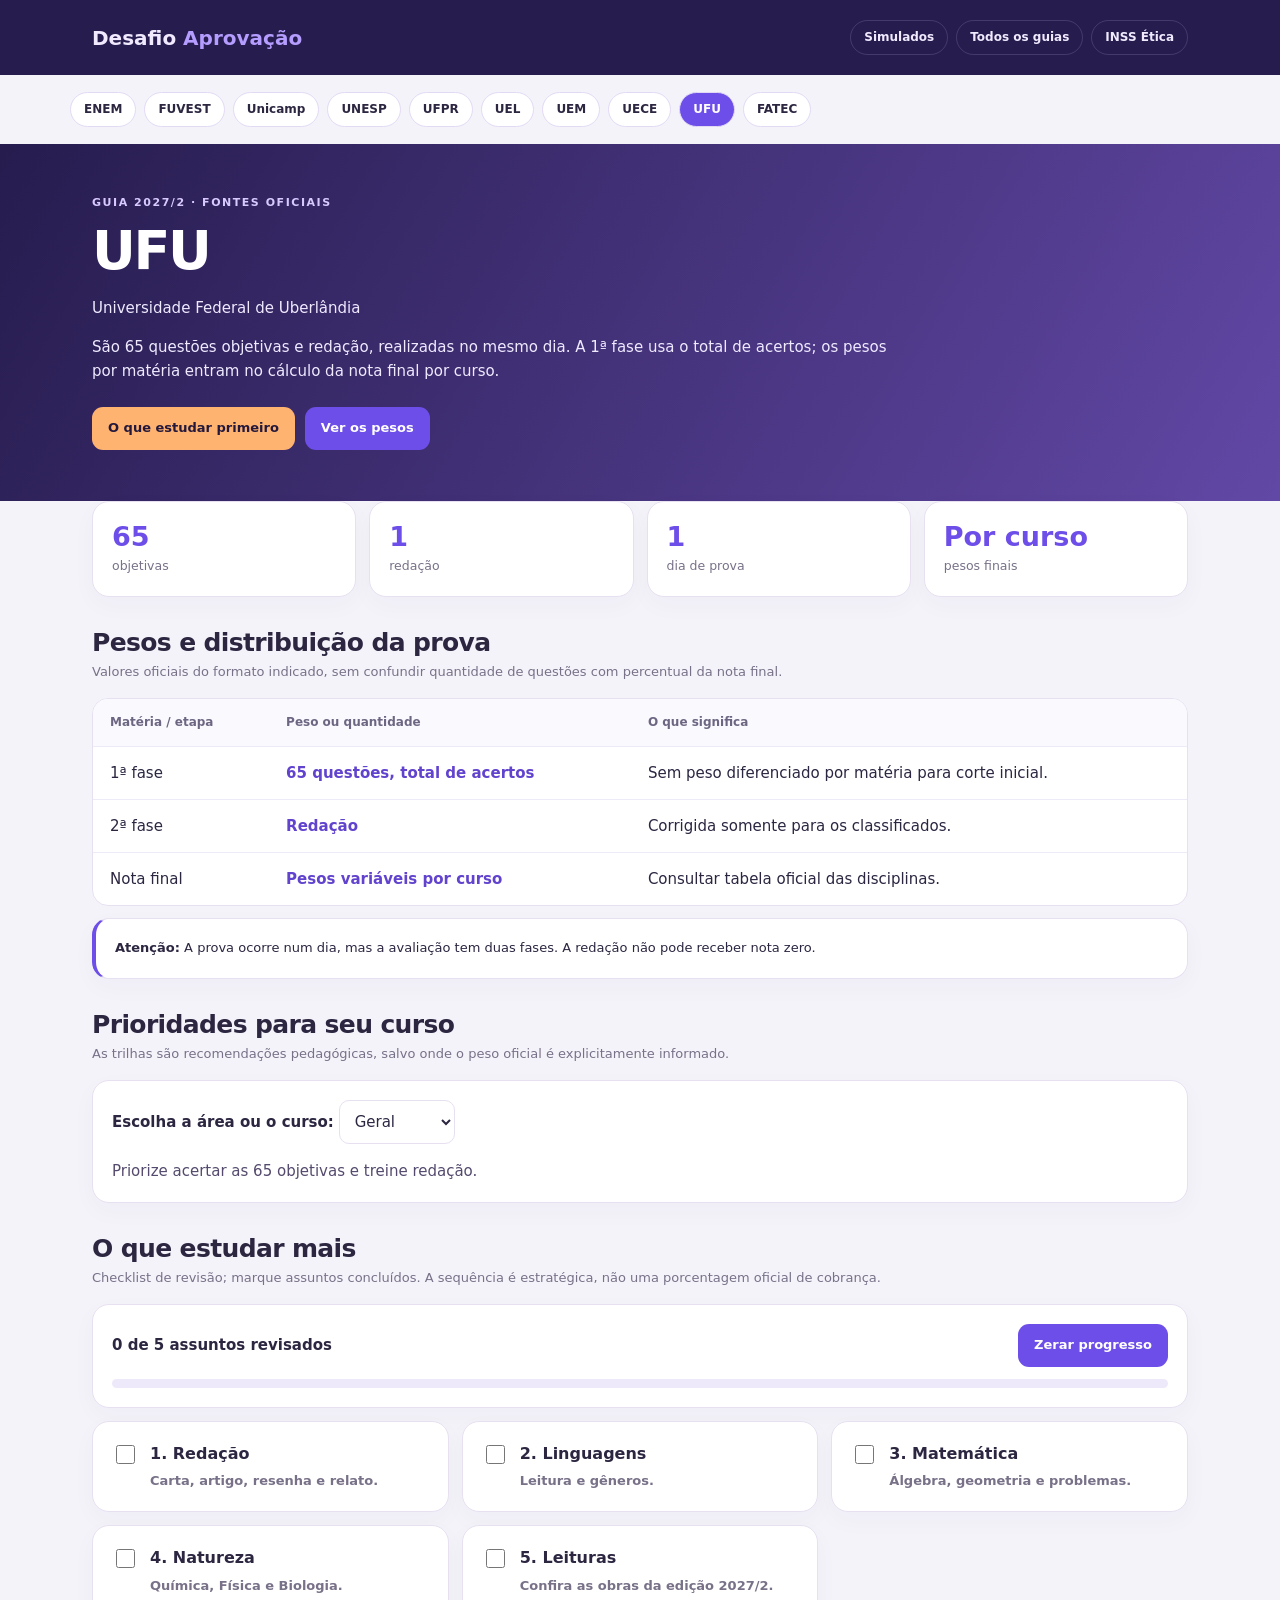
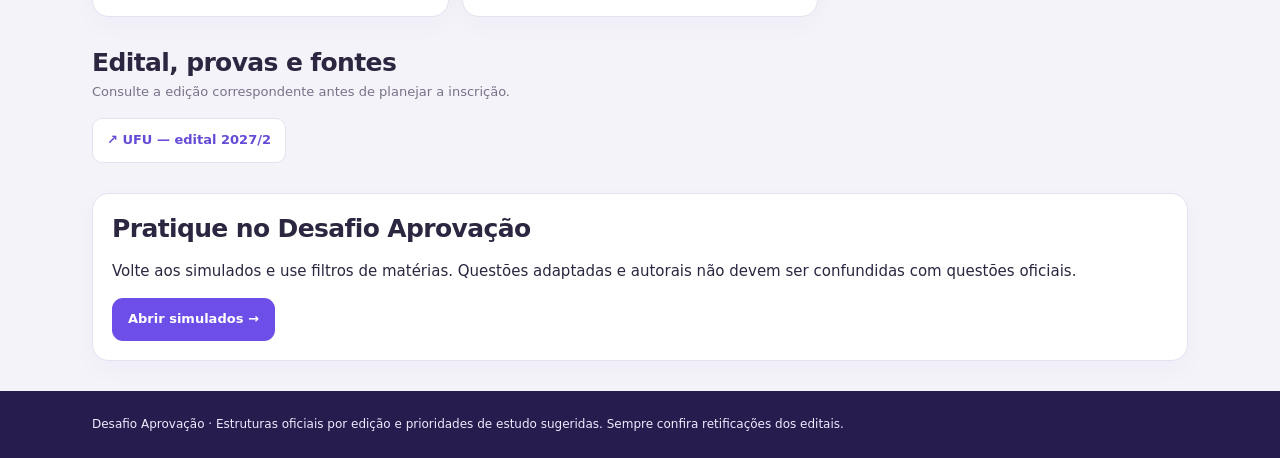
<file: vestibular-ufu.html>
<!doctype html><html lang="pt-BR"><head><meta charset="utf-8"><meta name="viewport" content="width=device-width,initial-scale=1"><meta name="description" content="Guia de estudos: matérias prioritárias, pesos oficiais e planejamento para vestibulares."><title>Guia UFU — Desafio Aprovação</title><link href="guia-vestibulares.css" rel="stylesheet"></head><body data-exam="ufu"><div id="app"></div><script src="guia-vestibulares-data.js"></script><script src="guia-vestibulares.js"></script></body></html>
</file>
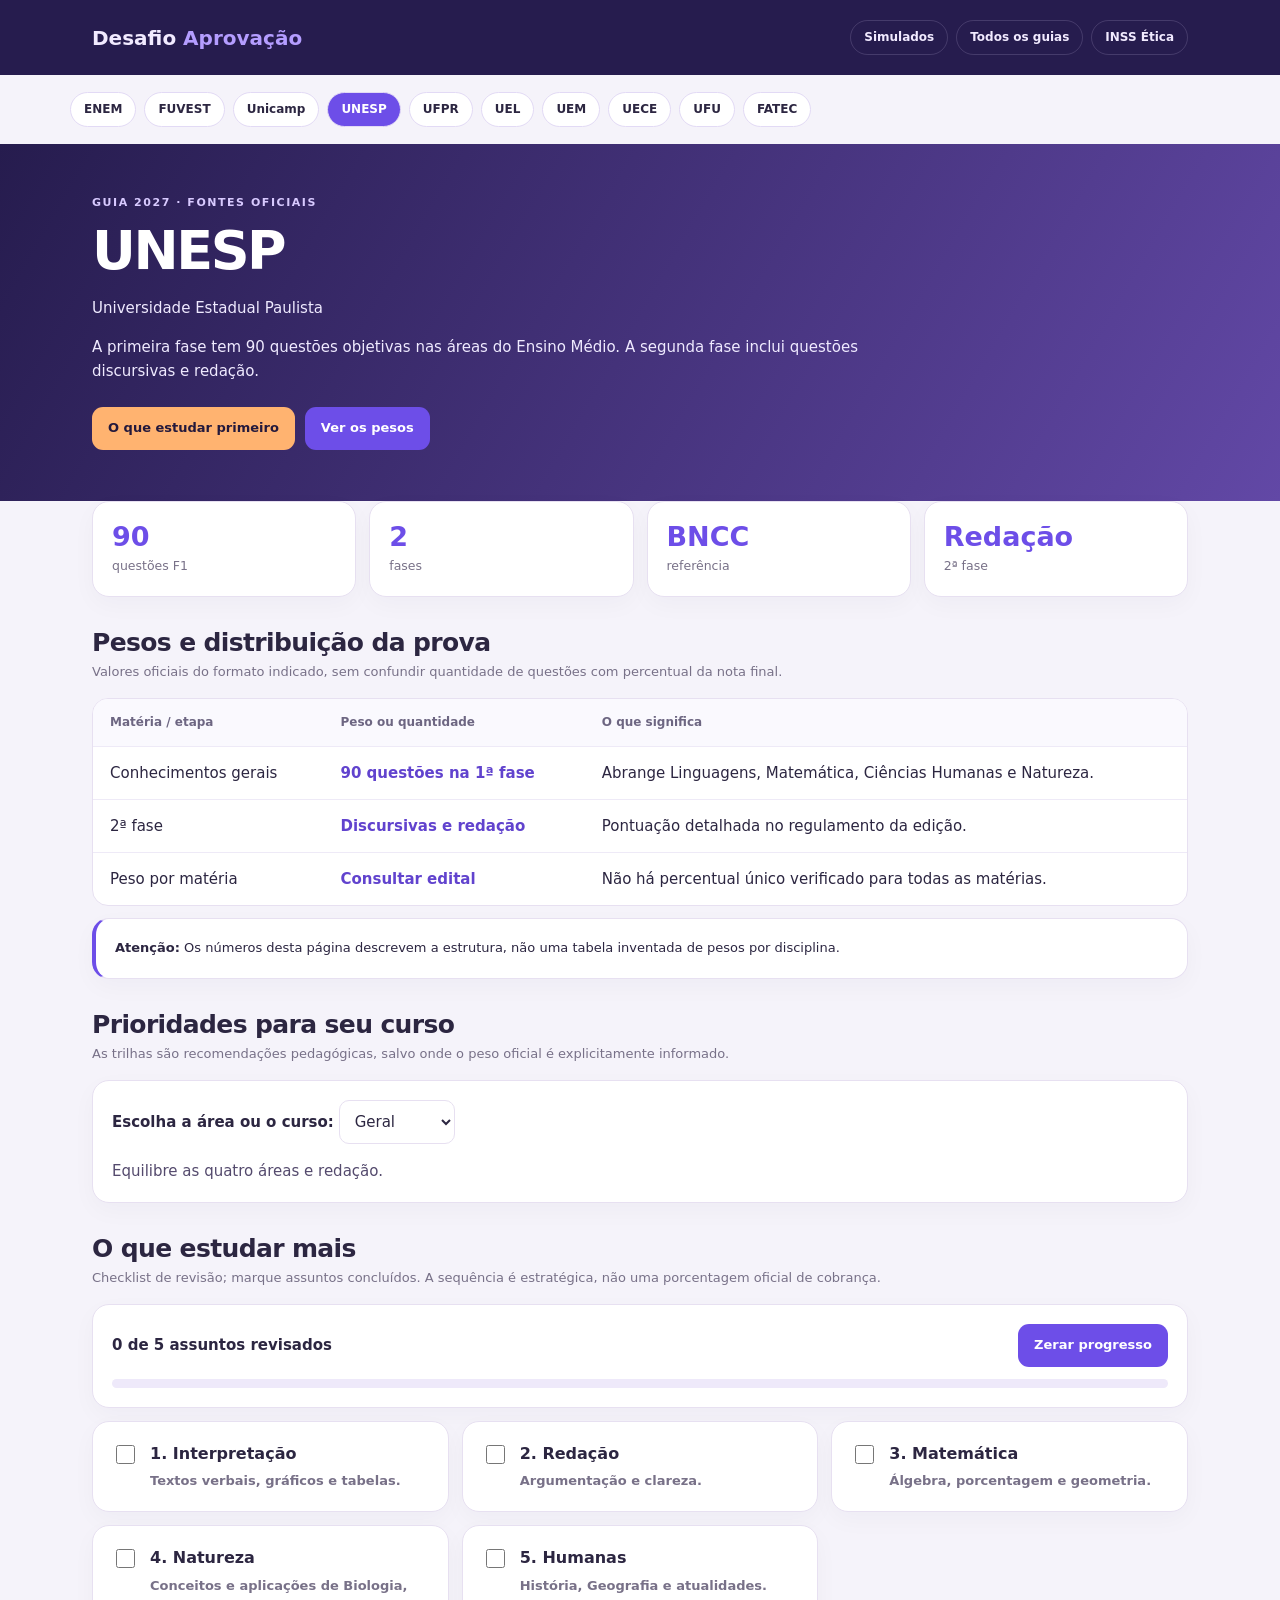
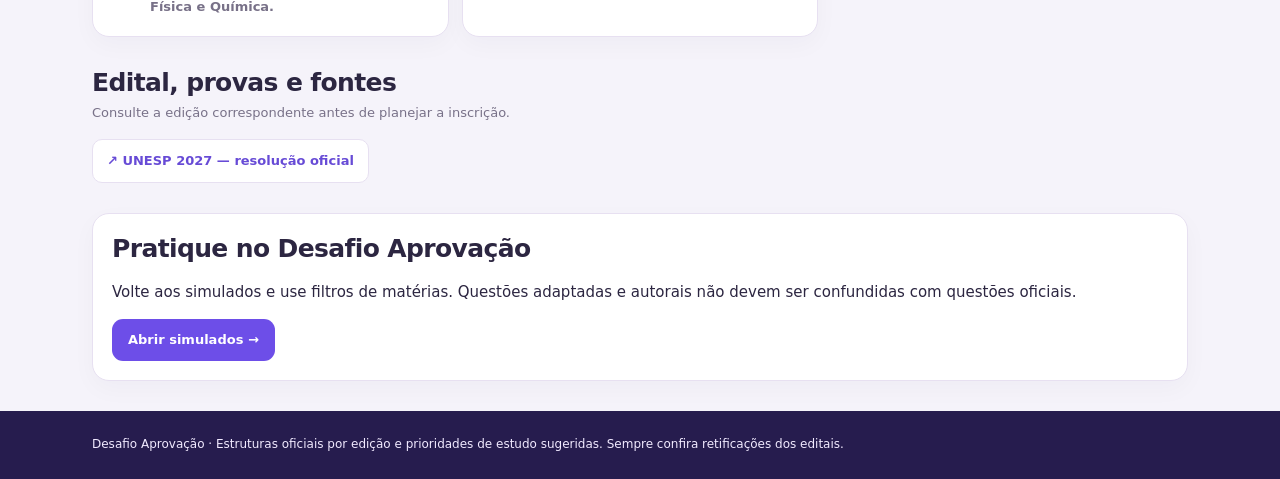
<file: vestibular-unesp.html>
<!doctype html><html lang="pt-BR"><head><meta charset="utf-8"><meta name="viewport" content="width=device-width,initial-scale=1"><meta name="description" content="Guia de estudos: matérias prioritárias, pesos oficiais e planejamento para vestibulares."><title>Guia UNESP — Desafio Aprovação</title><link href="guia-vestibulares.css" rel="stylesheet"></head><body data-exam="unesp"><div id="app"></div><script src="guia-vestibulares-data.js"></script><script src="guia-vestibulares.js"></script></body></html>
</file>
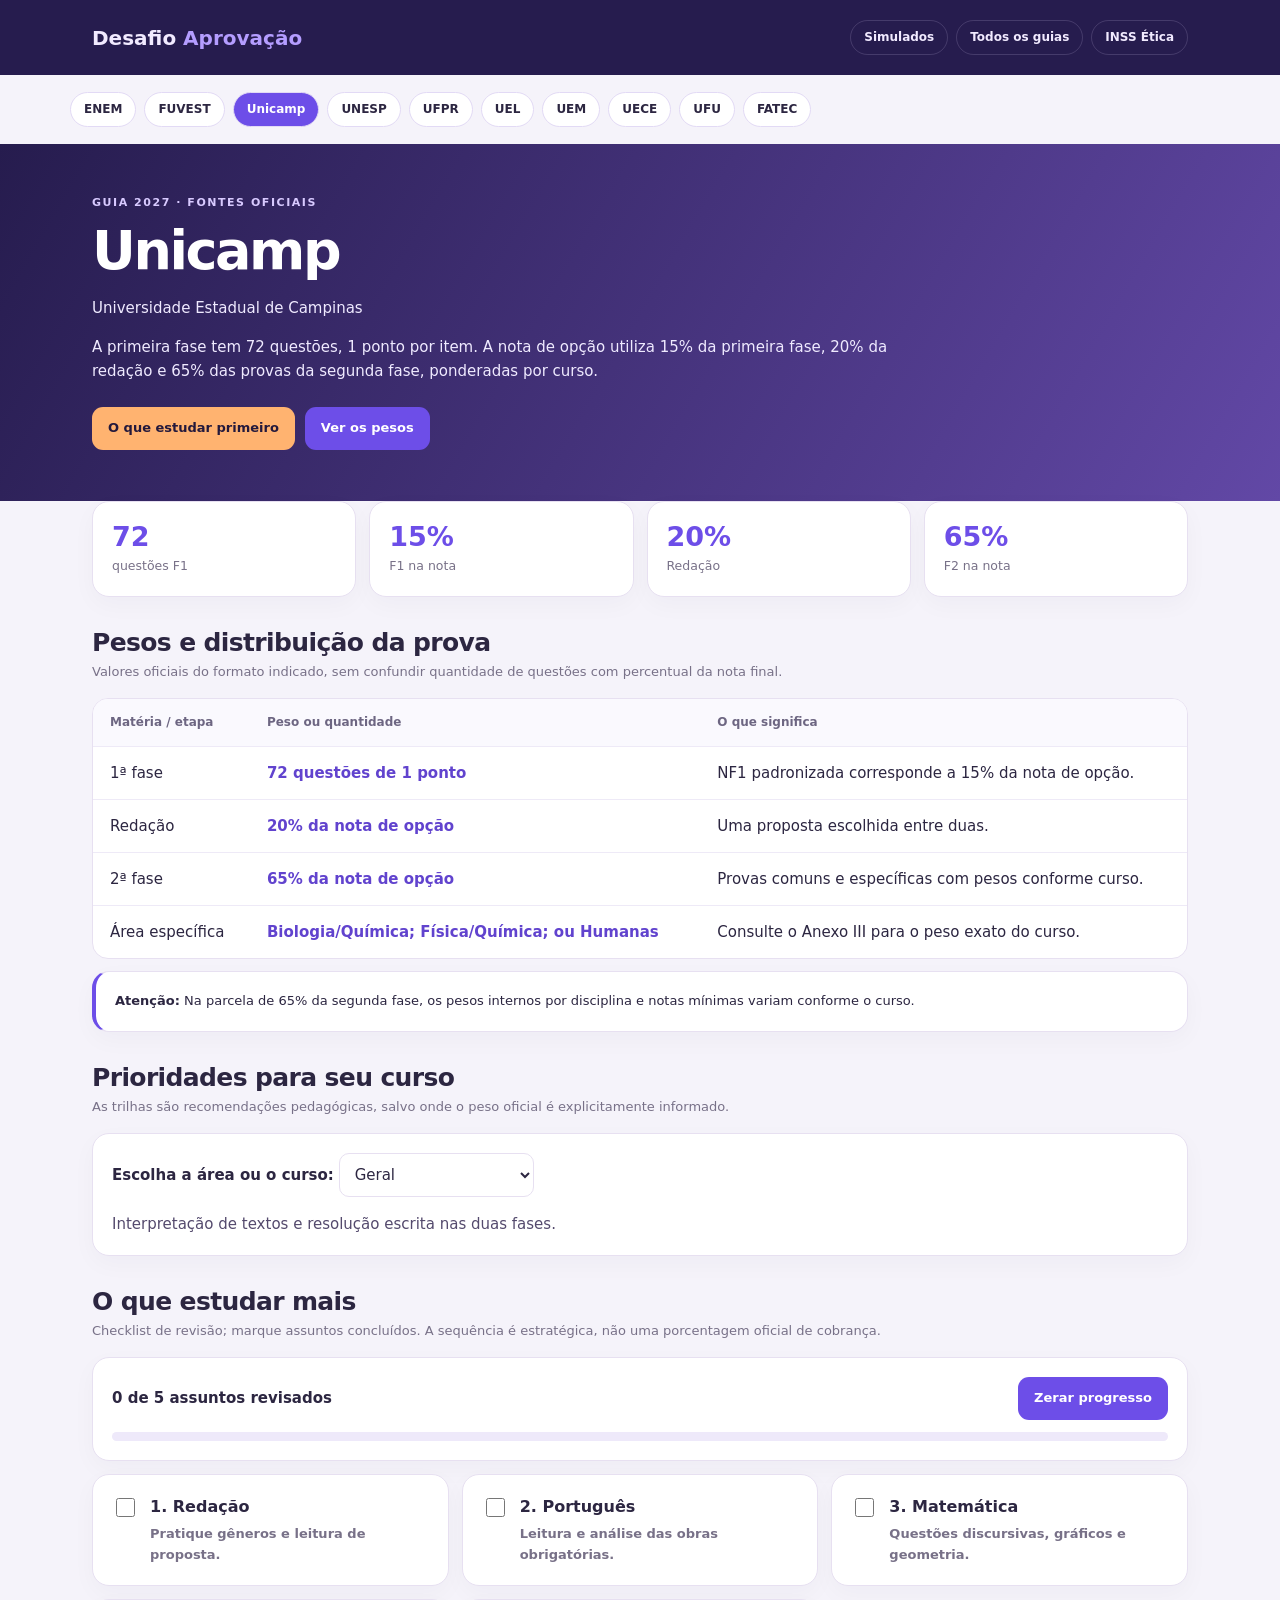
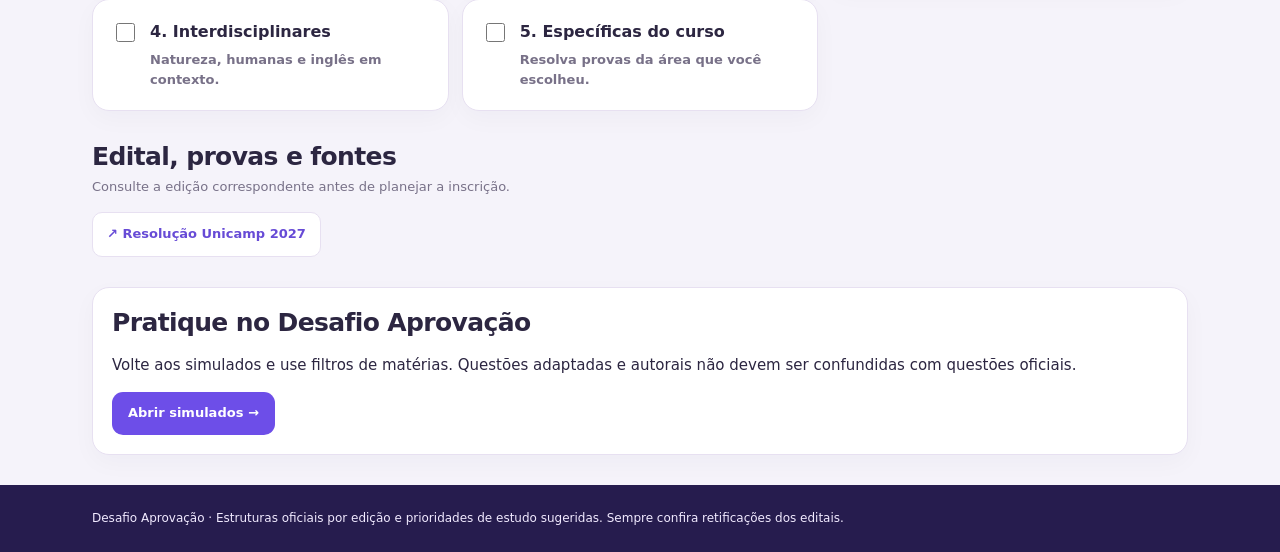
<file: vestibular-unicamp.html>
<!doctype html><html lang="pt-BR"><head><meta charset="utf-8"><meta name="viewport" content="width=device-width,initial-scale=1"><meta name="description" content="Guia de estudos: matérias prioritárias, pesos oficiais e planejamento para vestibulares."><title>Guia Unicamp — Desafio Aprovação</title><link href="guia-vestibulares.css" rel="stylesheet"></head><body data-exam="unicamp"><div id="app"></div><script src="guia-vestibulares-data.js"></script><script src="guia-vestibulares.js"></script></body></html>
</file>
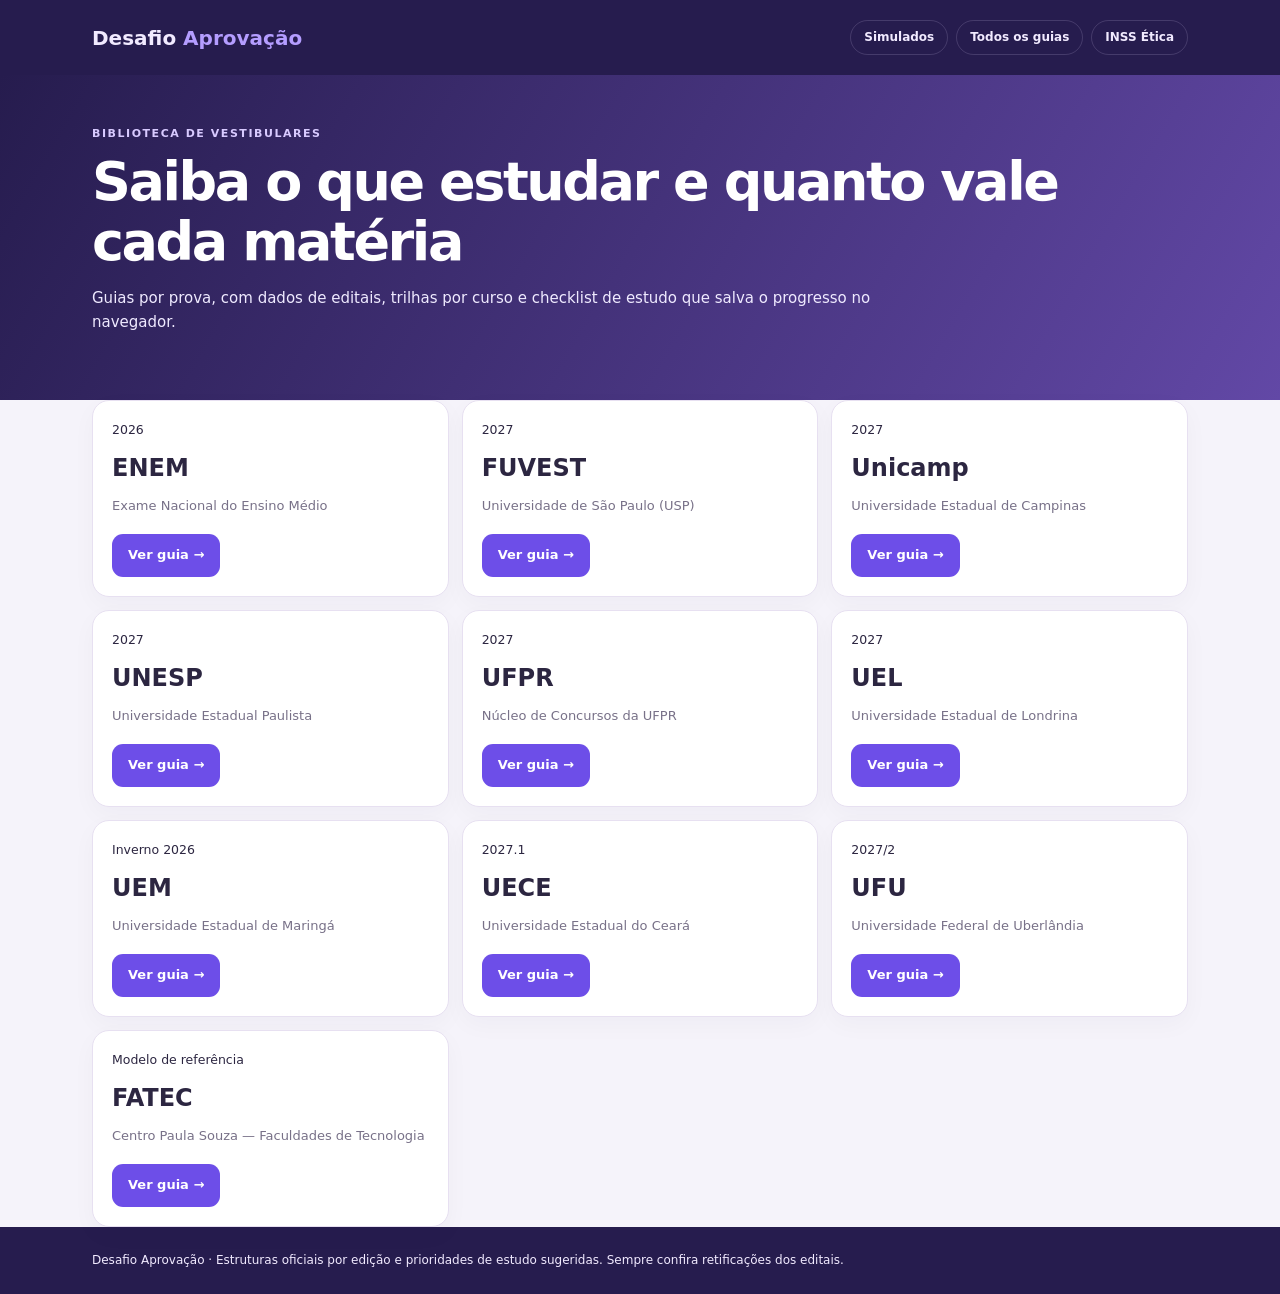
<file: vestibulares.html>
<!doctype html><html lang="pt-BR"><head><meta charset="utf-8"><meta name="viewport" content="width=device-width,initial-scale=1"><meta name="description" content="Guia de estudos: matérias prioritárias, pesos oficiais e planejamento para vestibulares."><title>Guias de vestibulares — Desafio Aprovação</title><link href="guia-vestibulares.css" rel="stylesheet"></head><body data-exam=""><div id="app"></div><script src="guia-vestibulares-data.js"></script><script src="guia-vestibulares.js"></script></body></html>
</file>
<file: desafio-aprovacao-quiz-v10/style.css>
:root{
  --bg:#f4f5f9;--surface:#ffffff;--surface-2:#f8f8fb;--text:#25233a;--muted:#77758c;
  --nav:#241b49;--nav-2:#2f2460;--primary:#6d4ee8;--primary-2:#8468f2;--orange:#ff8b3d;
  --green:#35b982;--red:#e95b6a;--blue:#4e8cf5;--border:#e7e6ef;--shadow:0 14px 38px rgba(39,31,78,.08);
}
*{box-sizing:border-box}html{scroll-behavior:smooth}body{margin:0;font-family:Inter,ui-sans-serif,system-ui,-apple-system,BlinkMacSystemFont,"Segoe UI",sans-serif;background:var(--bg);color:var(--text);min-height:100vh}button,input,select{font:inherit}button{cursor:pointer}.hidden{display:none!important}
.app-layout{min-height:100vh}.sidebar{position:fixed;inset:0 auto 0 0;width:250px;background:linear-gradient(180deg,var(--nav),#1d1739 70%);padding:24px 18px;color:#fff;display:flex;flex-direction:column;z-index:20}.brand{display:flex;align-items:center;gap:12px;padding:4px 8px 26px}.brand-mark{width:42px;height:42px;border-radius:12px;display:grid;place-items:center;background:linear-gradient(145deg,var(--orange),#ffb15d);font-weight:900;color:#23173f;box-shadow:0 8px 24px rgba(255,139,61,.25)}.brand-text{display:flex;flex-direction:column;line-height:1.05}.brand-text strong{font-size:18px}.brand-text span{font-size:13px;color:#c9c5df;margin-top:4px}.sidebar-nav{display:grid;gap:8px}.nav-item{border:0;background:transparent;color:#cfcbe4;border-radius:12px;padding:12px 14px;display:flex;align-items:center;gap:12px;text-align:left}.nav-item span{width:24px;text-align:center}.nav-item:hover,.nav-item.active{background:rgba(255,255,255,.09);color:#fff}.nav-item.active{box-shadow:inset 3px 0 0 var(--orange)}.sidebar-card{margin-top:auto;background:rgba(255,255,255,.07);border:1px solid rgba(255,255,255,.08);border-radius:16px;padding:16px}.sidebar-card strong{display:block;font-size:22px;margin:6px 0}.sidebar-card small{color:#bcb8d0;line-height:1.45}.small-label,.eyebrow{font-size:11px;font-weight:800;letter-spacing:.12em;color:var(--primary);text-transform:uppercase}.sidebar .small-label{color:#f4ab72}.mini-progress,.progress-track,.combo-track,.question-progress{height:7px;background:#ecebf3;border-radius:999px;overflow:hidden}.mini-progress{background:rgba(255,255,255,.1);margin:10px 0}.mini-progress>div,.progress-track>div,.combo-track>div,.question-progress>div{height:100%;width:0;background:linear-gradient(90deg,var(--orange),#ffb25e);border-radius:inherit;transition:.3s ease}.sidebar-bottom{display:flex;gap:8px;margin-top:14px}.icon-action{flex:1;border:1px solid rgba(255,255,255,.09);background:rgba(255,255,255,.06);color:#fff;border-radius:10px;padding:10px}.workspace{margin-left:250px;min-height:100vh}.topbar{height:76px;background:var(--surface);border-bottom:1px solid var(--border);display:flex;align-items:center;justify-content:space-between;padding:0 34px;position:sticky;top:0;z-index:15}.search-box{width:min(520px,55vw);background:var(--surface-2);border:1px solid var(--border);border-radius:12px;padding:0 14px;height:42px;display:flex;align-items:center;gap:10px;color:var(--muted)}.search-box input{flex:1;border:0;outline:0;background:transparent;color:var(--text)}.topbar-right{display:flex;align-items:center;gap:18px}.study-pill{display:flex;align-items:center;gap:7px}.study-pill small{color:var(--muted)}.profile-bubble{width:38px;height:38px;border-radius:50%;background:var(--nav);color:#fff;display:grid;place-items:center;font-size:12px;font-weight:800}.content{max-width:1450px;margin:0 auto;padding:34px}.screen{display:none}.screen.active{display:block}.page-heading{display:flex;align-items:flex-end;justify-content:space-between;gap:20px;margin-bottom:24px}.page-heading h1{font-size:31px;margin:5px 0 8px}.page-heading p{color:var(--muted);margin:0;max-width:720px;line-height:1.55}.primary-btn,.secondary-btn,.text-btn,.joker-btn{border:0;border-radius:11px;font-weight:800}.primary-btn{background:linear-gradient(135deg,var(--primary),var(--primary-2));color:#fff;padding:13px 20px;box-shadow:0 10px 24px rgba(109,78,232,.22)}.primary-btn:hover{transform:translateY(-1px)}.primary-btn.full{width:100%;margin-top:18px}.secondary-btn{background:var(--surface);border:1px solid var(--border);color:var(--text);padding:11px 16px}.stats-strip{display:grid;grid-template-columns:repeat(4,1fr);gap:14px;margin-bottom:20px}.stat-card{background:var(--surface);border:1px solid var(--border);border-radius:14px;padding:16px 18px;display:flex;align-items:center;gap:13px;box-shadow:0 6px 18px rgba(30,27,58,.03)}.stat-icon{width:42px;height:42px;border-radius:12px;display:grid;place-items:center;font-size:18px}.stat-icon.purple{background:#eee9ff;color:var(--primary)}.stat-icon.orange{background:#fff0e6;color:var(--orange)}.stat-icon.blue{background:#eaf2ff;color:var(--blue)}.stat-icon.green{background:#e8f8f2;color:var(--green)}.stat-card div:last-child{display:grid}.stat-card small,.stat-card span{font-size:11px;color:var(--muted)}.stat-card strong{font-size:22px;line-height:1.1;margin:2px 0}.home-grid{display:grid;grid-template-columns:minmax(0,1fr) 310px;gap:20px}.main-card{background:var(--surface);border:1px solid var(--border);border-radius:17px;box-shadow:var(--shadow)}.filters-card{padding:24px}.card-head{display:flex;align-items:center;justify-content:space-between;gap:20px}.card-head h2,.card-head h3{margin:5px 0 0}.card-head.compact{align-items:flex-start}.bank-count{font-size:12px;background:#f1effd;color:var(--primary);font-weight:800;padding:7px 10px;border-radius:999px}.filter-grid{display:grid;grid-template-columns:1.2fr 1.4fr .7fr;gap:14px;margin-top:22px}.field{display:grid;gap:8px}.field label{font-size:12px;font-weight:800;color:#555269}.field select{height:45px;border:1px solid var(--border);border-radius:10px;background:var(--surface-2);color:var(--text);padding:0 12px;outline:0}.segmented{display:flex;border:1px solid var(--border);background:var(--surface-2);border-radius:10px;padding:4px;gap:4px;min-height:45px}.segmented button{flex:1;border:0;background:transparent;color:var(--muted);border-radius:8px;font-size:12px;font-weight:750}.segmented button.active{background:var(--surface);color:var(--primary);box-shadow:0 4px 12px rgba(30,27,58,.08)}.rotation-info{margin-top:16px;background:#faf9ff;border:1px solid #e8e3ff;border-radius:12px;padding:13px 15px;display:flex;gap:12px;align-items:flex-start}.rotation-icon{width:34px;height:34px;border-radius:9px;background:#eee9ff;color:var(--primary);display:grid;place-items:center;font-size:21px}.rotation-info strong{font-size:13px}.rotation-info p{font-size:12px;color:var(--muted);margin:3px 0 0;line-height:1.45}.side-stack{display:grid;gap:20px;align-content:start}.daily-card,.recent-card{padding:20px}.daily-card h3{font-size:26px;margin:6px 0}.daily-card p,.recent-card p{font-size:13px;color:var(--muted);line-height:1.55}.progress-track{margin-top:18px}.text-btn{background:transparent;color:var(--primary);padding:8px 0;font-size:12px}.modes-section{margin-top:30px}.section-title h2{margin:5px 0 15px}.mode-grid{display:grid;grid-template-columns:repeat(3,1fr);gap:14px}.mode-card{position:relative;border:1px solid var(--border);background:var(--surface);border-radius:14px;padding:16px;text-align:left;color:var(--text);display:flex;gap:12px;align-items:center;transition:.2s ease}.mode-card:hover{transform:translateY(-2px);box-shadow:var(--shadow)}.mode-card.selected{border-color:#bfb1ff;box-shadow:0 0 0 3px #eee9ff}.mode-icon{width:42px;height:42px;border-radius:11px;background:var(--surface-2);display:grid;place-items:center;font-size:20px}.mode-card div{display:grid;gap:3px}.mode-card small{color:var(--muted);line-height:1.35}.check{position:absolute;right:12px;top:10px;color:var(--primary);display:none}.mode-card.selected .check{display:block}.game-toolbar{display:flex;justify-content:space-between;align-items:center;gap:18px;margin-bottom:18px}.game-title{display:grid;text-align:center}.game-title span{font-weight:900}.game-title small{color:var(--muted);margin-top:2px}.hud{display:flex;gap:8px}.hud-item{background:var(--surface);border:1px solid var(--border);border-radius:12px;padding:8px 10px;display:flex;align-items:center;gap:8px;min-width:90px}.hud-item div{display:grid}.hud-item small{font-size:9px;color:var(--muted);text-transform:uppercase}.hud-item strong{font-size:14px}.game-grid{display:grid;grid-template-columns:minmax(0,1fr) 300px;gap:20px}.question-card{padding:24px}.question-topline{display:flex;justify-content:space-between;gap:12px;align-items:center}.question-tags{display:flex;gap:7px;flex-wrap:wrap}.tag{font-size:11px;font-weight:850;padding:6px 9px;border-radius:999px}.tag.subject{background:#eee9ff;color:var(--primary)}.tag.diff{background:#fff1e8;color:#dc6c27}.tag.variant{background:#eaf7f2;color:#25835d}.question-number{font-size:12px;color:var(--muted);font-weight:800}.question-progress{margin:15px 0 14px}.question-progress>div{background:linear-gradient(90deg,var(--primary),#a18df7)}.question-source{display:flex;justify-content:space-between;gap:8px;color:var(--muted);font-size:11px}.question-source small{color:#2e976d}.question-card h2{font-size:21px;line-height:1.5;margin:18px 0 20px}.options{display:grid;gap:10px}.option-btn{border:1px solid var(--border);background:var(--surface);border-radius:12px;display:flex;align-items:center;gap:12px;padding:13px 14px;color:var(--text);text-align:left;transition:.15s}.option-btn:hover:not(:disabled){border-color:#bcb0f1;background:#faf9ff}.option-letter{width:30px;height:30px;border-radius:8px;background:#f1f0f6;display:grid;place-items:center;font-weight:900;font-size:12px;flex:0 0 auto}.option-btn.correct{border-color:#79d7b3;background:#edfbf5}.option-btn.correct .option-letter{background:var(--green);color:#fff}.option-btn.wrong{border-color:#f0a1ab;background:#fff2f4}.option-btn.wrong .option-letter{background:var(--red);color:#fff}.option-btn.removed{opacity:.23;pointer-events:none}.explanation{margin-top:16px;border:1px solid #ded7ff;background:#f8f6ff;border-radius:12px;padding:14px}.explanation strong{color:var(--primary)}.explanation p{color:#59566c;line-height:1.55;margin:5px 0 0}.question-actions{margin-top:18px;display:flex;justify-content:space-between;gap:12px;align-items:center}.joker-group{display:flex;gap:8px}.joker-btn{background:var(--surface-2);border:1px solid var(--border);color:var(--text);padding:10px 13px}.joker-btn span{background:#e7e4f7;border-radius:99px;padding:2px 6px;margin-left:5px;font-size:10px}.game-side{display:grid;gap:15px;align-content:start}.performance-card,.combo-card,.rotation-card{padding:20px}.performance-ring{width:120px;height:120px;border-radius:50%;margin:18px auto;display:grid;place-items:center;background:conic-gradient(var(--primary) 0deg,#ecebf3 0);position:relative}.performance-ring:after{content:"";position:absolute;inset:11px;background:var(--surface);border-radius:50%}.performance-ring span{position:relative;z-index:1;font-size:23px;font-weight:900}.mini-stats{display:grid;grid-template-columns:1fr 1fr;border-top:1px solid var(--border);padding-top:14px}.mini-stats div{display:grid;text-align:center}.mini-stats small{color:var(--muted)}.combo-card h3{font-size:14px;line-height:1.5}.combo-track{margin-top:12px}.combo-track>div{background:linear-gradient(90deg,var(--orange),#ffb66c)}.rotation-card p{font-size:12px;color:var(--muted);line-height:1.55}.result-card{max-width:760px;margin:35px auto;padding:35px;text-align:center}.result-icon{font-size:54px}.result-card h2{font-size:30px;margin:7px 0}.result-card>p{color:var(--muted)}.result-score{display:grid;margin:25px}.result-score strong{font-size:58px;color:var(--primary)}.result-score span{color:var(--muted)}.result-grid{display:grid;grid-template-columns:repeat(4,1fr);gap:10px}.result-grid div{background:var(--surface-2);border-radius:12px;padding:14px;display:grid}.result-grid strong{font-size:21px}.result-grid span{font-size:11px;color:var(--muted)}.result-actions{margin-top:24px;display:flex;justify-content:center;gap:10px}.toast{position:fixed;right:24px;bottom:24px;background:#26213d;color:#fff;padding:12px 16px;border-radius:10px;box-shadow:var(--shadow);transform:translateY(20px);opacity:0;pointer-events:none;transition:.2s;z-index:50}.toast.show{transform:translateY(0);opacity:1}
body.light{}
body.dark{--bg:#161526;--surface:#211f35;--surface-2:#292640;--text:#f4f1ff;--muted:#aaa5bf;--border:#343149;--shadow:0 14px 38px rgba(0,0,0,.18)}body.dark .rotation-info{background:#28233d;border-color:#403864}body.dark .bank-count{background:#312b4d}body.dark .stat-icon.purple{background:#312b4d}body.dark .stat-icon.orange{background:#422d25}body.dark .stat-icon.blue{background:#25344d}body.dark .stat-icon.green{background:#223c34}body.dark .tag.subject{background:#312b4d}body.dark .tag.diff{background:#422d25}body.dark .tag.variant{background:#223c34}body.dark .explanation{background:#29243f;border-color:#43396b;color:#fff}body.dark .explanation p{color:#c1bdd2}
@media(max-width:1100px){.sidebar{width:210px}.workspace{margin-left:210px}.stats-strip{grid-template-columns:repeat(2,1fr)}.home-grid,.game-grid{grid-template-columns:1fr}.side-stack{grid-template-columns:1fr 1fr}.game-side{grid-template-columns:repeat(3,1fr)}.filter-grid{grid-template-columns:1fr 1fr}.filter-grid .wide{grid-column:1/-1}}
@media(max-width:800px){.sidebar{position:static;width:100%;height:auto;padding:14px}.brand{padding:0 4px 12px}.sidebar-nav{grid-template-columns:repeat(4,1fr);gap:5px}.nav-item{justify-content:center;padding:10px 4px}.nav-item b{display:none}.sidebar-card{display:none}.sidebar-bottom{position:absolute;right:14px;top:14px;margin:0}.icon-action{width:38px;flex:none}.workspace{margin-left:0}.topbar{height:62px;padding:0 15px}.search-box{width:70vw}.study-pill small{display:none}.content{padding:20px 14px}.page-heading{align-items:flex-start;flex-direction:column}.page-heading h1{font-size:25px}.stats-strip{grid-template-columns:1fr 1fr}.filter-grid{grid-template-columns:1fr}.filter-grid .wide{grid-column:auto}.segmented{display:grid;grid-template-columns:1fr 1fr}.side-stack{grid-template-columns:1fr}.mode-grid{grid-template-columns:1fr}.game-toolbar{align-items:flex-start;flex-wrap:wrap}.game-title{order:-1;width:100%;text-align:left}.hud{width:100%;overflow:auto}.game-side{grid-template-columns:1fr}.question-card{padding:18px}.question-source{flex-direction:column}.question-card h2{font-size:18px}.question-actions{align-items:stretch;flex-direction:column}.joker-group{display:grid;grid-template-columns:1fr 1fr}.result-grid{grid-template-columns:1fr 1fr}.result-actions{flex-direction:column}.sidebar-bottom .icon-action{background:rgba(255,255,255,.1)}}

/* Provas oficiais */
.official-section{margin-top:30px}.section-copy{color:var(--muted);font-size:13px;line-height:1.55;max-width:760px;margin:3px 0 15px}.official-grid{display:grid;grid-template-columns:repeat(4,1fr);gap:14px}.official-card{background:var(--surface);border:1px solid var(--border);border-radius:14px;padding:18px;color:var(--text);text-decoration:none;display:grid;gap:8px;transition:.2s ease;box-shadow:var(--shadow)}.official-card:hover{transform:translateY(-2px);border-color:#bfb1ff}.official-card strong{font-size:17px}.official-card small{color:var(--muted);line-height:1.45}.official-card b{font-size:12px;color:var(--primary);margin-top:4px}.official-badge{font-size:10px;font-weight:900;letter-spacing:.08em;color:var(--primary);background:#eee9ff;border-radius:999px;padding:5px 8px;width:max-content}.source-actions{display:flex;align-items:center;gap:10px;flex-wrap:wrap}.official-link{font-weight:800;color:var(--primary);text-decoration:none}.official-link:hover{text-decoration:underline}.tag.real{background:#e8f2ff;color:#2e67a7}body.dark .official-badge{background:#312b4d}body.dark .tag.real{background:#24344a;color:#9fc8ff}
@media(max-width:1100px){.official-grid{grid-template-columns:repeat(2,1fr)}}
@media(max-width:800px){.official-grid{grid-template-columns:1fr}.sidebar-nav{grid-template-columns:repeat(5,1fr)}}

/* Banco em lista — inspirado em plataformas de questões, com identidade própria */
.question-feed-section{margin:26px 0 30px}.feed-title{display:flex;align-items:flex-end;justify-content:space-between;gap:20px}.feed-title h2{margin:5px 0 2px;font-size:28px}.feed-count{font-size:12px;font-weight:850;color:#4a5868;background:#eef2f4;border:1px solid #dde4e7;border-radius:999px;padding:8px 11px;white-space:nowrap}.feed-filter-card{background:#fbfaf7;border:1px solid #e7e2da;border-radius:16px;padding:18px;margin:14px 0 16px;box-shadow:0 8px 28px rgba(44,47,50,.04)}.feed-filter-grid{display:grid;grid-template-columns:1.15fr 1.15fr .8fr .8fr;gap:12px}.feed-filter-card .field label{color:#8a8993;text-transform:uppercase;letter-spacing:.08em;font-size:10px}.feed-filter-card .field select{background:#fff;border-color:#dedad4;border-radius:11px}.feed-filter-actions{display:flex;align-items:center;justify-content:space-between;gap:14px;margin-top:14px;border-top:1px solid #ece8e1;padding-top:14px}.feed-filter-actions>div{display:flex;gap:8px}.feed-check{display:flex;align-items:center;gap:8px;font-size:12px;color:var(--muted);font-weight:700}.feed-check input{accent-color:var(--primary)}.feed-toolbar{display:flex;justify-content:space-between;align-items:center;gap:14px;margin:13px 2px}.feed-toolbar>div{display:grid;gap:2px}.feed-toolbar small{color:var(--muted)}.question-feed{display:grid;gap:14px}.feed-question-card{background:#fffdf9;border:1px solid #e4dfd8;border-radius:15px;padding:19px 20px;box-shadow:0 5px 18px rgba(44,47,50,.035)}.feed-question-top{display:flex;justify-content:space-between;align-items:flex-start;gap:14px}.feed-kicker{font-size:10px;letter-spacing:.08em;font-weight:900;color:#a2a2b0;text-transform:uppercase}.feed-source{font-size:11px;color:#aaa6b0;margin-top:6px}.feed-pills{display:flex;gap:6px;flex-wrap:wrap;justify-content:flex-end}.feed-pills span{font-size:9px;text-transform:uppercase;letter-spacing:.05em;font-weight:850;background:#f3f1ed;color:#77727b;border-radius:999px;padding:5px 8px}.feed-pills span.official{background:#eaf5f3;color:#39796e}.feed-prompt{margin:16px 0 14px;background:#f1efea;border-radius:11px;padding:13px 14px;line-height:1.55;color:#34323a;font-size:14px}.feed-options{display:grid;gap:8px}.feed-option{width:100%;border:1px solid #e4dfd8;background:#fff;border-radius:11px;padding:11px 12px;text-align:left;color:#292730;display:flex;align-items:center;gap:10px;transition:.15s}.feed-option:hover:not(:disabled){border-color:#9acfc7;background:#fbfffe}.feed-letter{width:24px;height:24px;border-radius:7px;background:#f2f0ec;display:grid;place-items:center;flex:0 0 auto;font-size:11px;font-weight:900;color:#92909a}.feed-option.correct{border-color:#67bea9;background:#eefaf6}.feed-option.correct .feed-letter{background:#49a98e;color:#fff}.feed-option.wrong{border-color:#e6909a;background:#fff1f2}.feed-option.wrong .feed-letter{background:#d96674;color:#fff}.feed-feedback{margin-top:12px;border-radius:10px;padding:11px 13px;font-size:12px;line-height:1.5}.feed-feedback p{margin:4px 0 0}.feed-feedback.is-correct{background:#edf9f5;border:1px solid #ccecdf;color:#346d5e}.feed-feedback.is-wrong{background:#fff3f4;border:1px solid #f1d5d8;color:#8b4e56}.feed-card-actions{display:flex;gap:13px;align-items:center;flex-wrap:wrap;margin-top:13px}.feed-link-btn{border:0;background:transparent;color:#6e7181;font-size:11px;font-weight:800;text-decoration:none;padding:3px 0}.feed-link-btn:hover{color:var(--primary);text-decoration:underline}.feed-more-wrap{text-align:center;padding-top:16px}.feed-more{min-width:210px}.feed-empty{background:var(--surface);border:1px dashed var(--border);border-radius:14px;text-align:center;padding:30px;color:var(--muted)}.feed-empty p{margin-bottom:0}.dark .feed-filter-card,.dark .feed-question-card{background:var(--surface);border-color:var(--border)}.dark .feed-filter-card .field select{background:var(--surface-2);border-color:var(--border)}.dark .feed-prompt{background:var(--surface-2);color:var(--text)}.dark .feed-option{background:var(--surface);color:var(--text);border-color:var(--border)}.dark .feed-letter{background:var(--surface-2)}.dark .feed-count{background:var(--surface-2);border-color:var(--border);color:var(--text)}
@media(max-width:1100px){.feed-filter-grid{grid-template-columns:1fr 1fr}}
@media(max-width:800px){.feed-title,.feed-filter-actions,.feed-question-top{align-items:flex-start;flex-direction:column}.feed-filter-grid{grid-template-columns:1fr}.feed-filter-actions>div{width:100%;display:grid;grid-template-columns:1fr 1fr}.feed-toolbar{align-items:flex-start;flex-direction:column}.feed-pills{justify-content:flex-start}.feed-question-card{padding:15px}.sidebar-nav{grid-template-columns:repeat(6,1fr)}}

/* Editais e regulamentos por ano */
.edital-section{margin-top:34px;padding-bottom:8px}.edital-heading{display:flex;justify-content:space-between;gap:20px;align-items:flex-end}.edital-total{font-size:12px;font-weight:850;color:var(--primary);background:#eee9ff;border:1px solid #ded6ff;border-radius:999px;padding:8px 11px;white-space:nowrap}.edital-filter-card{background:var(--surface);border:1px solid var(--border);border-radius:16px;padding:18px;box-shadow:var(--shadow);margin:14px 0}.edital-filter-grid{display:grid;grid-template-columns:1fr .6fr 1.4fr;gap:12px}.edital-search-field input{width:100%;min-height:45px;border:1px solid var(--border);background:var(--surface-2);color:var(--text);border-radius:10px;padding:0 13px;outline:none}.edital-search-field input:focus{border-color:var(--primary)}.edital-range-note{font-size:11px;color:var(--muted);margin-top:12px;padding-top:12px;border-top:1px solid var(--border);line-height:1.5}.edital-summary-grid{display:grid;grid-template-columns:repeat(4,1fr);gap:12px;margin:16px 0}.edital-summary-card{appearance:none;text-align:left;background:var(--surface);color:var(--text);border:1px solid var(--border);border-radius:14px;padding:15px;display:grid;gap:4px;cursor:pointer;transition:.18s;box-shadow:var(--shadow)}.edital-summary-card:hover{transform:translateY(-2px);border-color:#bdb0ff}.edital-summary-card span{font-size:9px;font-weight:900;letter-spacing:.08em;color:var(--primary)}.edital-summary-card strong{font-size:18px}.edital-summary-card b{font-size:12px}.edital-summary-card small{color:var(--muted);font-size:10px}.edital-toolbar{display:flex;align-items:center;justify-content:space-between;gap:12px;margin:14px 1px}.edital-toolbar>div{display:grid;gap:2px}.edital-toolbar small{color:var(--muted)}.edital-grid{display:grid;grid-template-columns:repeat(3,1fr);gap:12px}.edital-card{background:var(--surface);border:1px solid var(--border);border-radius:14px;padding:16px;display:flex;flex-direction:column;min-height:205px;box-shadow:0 7px 22px rgba(44,47,50,.04)}.edital-card-top{display:flex;justify-content:space-between;align-items:center}.edital-bank{font-size:9px;font-weight:900;letter-spacing:.08em;color:var(--primary);background:#eee9ff;border-radius:999px;padding:5px 8px}.edital-year{font-size:12px;font-weight:900;color:var(--muted)}.edital-card h3{font-size:18px;margin:13px 0 3px}.edital-kind{font-size:12px;font-weight:800;margin:0 0 8px}.edital-card small{color:var(--muted);line-height:1.5;flex:1}.edital-card a{margin-top:14px;text-decoration:none;font-size:12px;font-weight:900;color:var(--primary);display:flex;justify-content:space-between;align-items:center;border-top:1px solid var(--border);padding-top:12px}.dark .edital-total,.dark .edital-bank{background:#312b4d;border-color:#443c65}.dark .edital-search-field input{background:var(--surface-2)}
@media(max-width:1100px){.edital-summary-grid{grid-template-columns:repeat(2,1fr)}.edital-grid{grid-template-columns:repeat(2,1fr)}}
@media(max-width:800px){.edital-heading,.edital-toolbar{align-items:flex-start;flex-direction:column}.edital-filter-grid,.edital-summary-grid,.edital-grid{grid-template-columns:1fr}.edital-total{white-space:normal}.sidebar-nav{grid-template-columns:repeat(7,1fr)}}

/* V6 - treino a partir dos editais/programas */
.edital-card-actions{margin-top:14px;border-top:1px solid var(--border);padding-top:10px;display:grid;gap:8px}
.edital-card-actions a{margin-top:0;border-top:0;padding-top:0}
.edital-train-btn{appearance:none;border:1px solid #c9bcff;background:linear-gradient(135deg,var(--primary),#7a5cff);color:#fff;border-radius:10px;padding:10px 12px;font-weight:900;font-size:12px;cursor:pointer;transition:.18s}
.edital-train-btn:hover{transform:translateY(-1px);filter:brightness(1.04)}
.dark .edital-train-btn{border-color:#6554bf}

/* V8 — entrada mais simples e catálogo de concursos públicos */
.quick-start-section{margin:4px 0 24px}.quick-start-head h2{font-size:28px;margin:5px 0}.quick-start-head p{color:var(--muted);margin:0 0 15px;line-height:1.5}.goal-grid{display:grid;grid-template-columns:repeat(4,1fr);gap:12px}.goal-card{appearance:none;border:1px solid var(--border);background:var(--surface);color:var(--text);border-radius:16px;padding:18px;text-align:left;display:flex;flex-direction:column;gap:7px;cursor:pointer;box-shadow:var(--shadow);transition:.18s}.goal-card:hover{transform:translateY(-2px);border-color:#b9adff}.goal-icon{font-size:28px}.goal-card strong{font-size:17px}.goal-card small{color:var(--muted);line-height:1.45;min-height:42px}.goal-card b{margin-top:auto;color:var(--primary);font-size:12px}.how-it-works{margin-top:12px;background:var(--surface-2);border:1px solid var(--border);border-radius:13px;padding:12px 14px;display:flex;align-items:center;gap:16px;flex-wrap:wrap;color:var(--muted);font-size:12px}.how-it-works>strong{color:var(--text)}.how-it-works span{display:flex;align-items:center;gap:6px}.how-it-works b{width:22px;height:22px;border-radius:50%;display:grid;place-items:center;background:var(--primary);color:#fff;font-size:10px}

.public-bank-section{margin:34px 0}.public-title{display:flex;justify-content:space-between;gap:20px;align-items:flex-end}.public-title h2{font-size:28px;margin:5px 0 2px}.public-count{font-size:12px;font-weight:850;color:var(--primary);background:#eee9ff;border:1px solid #ded6ff;border-radius:999px;padding:8px 11px;white-space:nowrap}.public-help-card{display:flex;align-items:center;justify-content:space-between;gap:14px;background:linear-gradient(135deg,#f1edff,#faf9ff);border:1px solid #ddd5ff;border-radius:16px;padding:16px 18px;margin:14px 0 18px}.public-help-card>div{display:grid;gap:3px}.public-help-card span{color:#69647a;font-size:12px}.public-subheading{display:flex;justify-content:space-between;align-items:end;gap:12px;margin:16px 0 10px}.public-subheading h3{font-size:21px;margin:3px 0}.public-subheading>small{color:var(--muted)}.public-type-grid{display:grid;grid-template-columns:repeat(4,1fr);gap:10px}.public-type-card{appearance:none;text-align:left;background:var(--surface);color:var(--text);border:1px solid var(--border);border-radius:14px;padding:15px;display:flex;flex-direction:column;gap:6px;cursor:pointer;min-height:154px;transition:.18s}.public-type-card:hover{transform:translateY(-2px);border-color:#b9adff}.public-type-icon{font-size:25px}.public-type-card strong{font-size:15px}.public-type-card small{font-size:11px;color:var(--muted);line-height:1.45;flex:1}.public-type-card b{font-size:11px;color:var(--primary)}.banks-heading{margin-top:28px}.public-filter-card{background:var(--surface);border:1px solid var(--border);border-radius:15px;padding:15px;box-shadow:var(--shadow)}.public-filter-grid{display:grid;grid-template-columns:.85fr .65fr 1.5fr;gap:10px}.public-search-field input{width:100%;min-height:45px;border:1px solid var(--border);background:var(--surface-2);color:var(--text);border-radius:10px;padding:0 13px;outline:none}.public-search-field input:focus{border-color:var(--primary)}.public-filter-note{font-size:10px;color:var(--muted);border-top:1px solid var(--border);padding-top:10px;margin-top:10px;line-height:1.5}.public-bank-grid{display:grid;grid-template-columns:repeat(3,1fr);gap:11px;margin-top:12px}.public-bank-card{background:var(--surface);border:1px solid var(--border);border-radius:14px;padding:15px;display:flex;flex-direction:column;min-height:190px;box-shadow:0 6px 20px rgba(44,47,50,.035)}.public-bank-top{display:flex;align-items:center;justify-content:space-between;gap:8px}.public-bank-top span{font-size:9px;letter-spacing:.08em;font-weight:900;color:var(--primary);background:#eee9ff;border-radius:999px;padding:5px 8px}.public-bank-top b{font-size:10px;color:var(--muted)}.public-bank-card h4{font-size:18px;margin:12px 0 5px}.public-bank-card p{font-size:11px;color:var(--muted);line-height:1.5;margin:0 0 10px}.public-bank-tags{display:flex;gap:5px;flex-wrap:wrap;margin-bottom:10px}.public-bank-tags span{font-size:9px;background:var(--surface-2);color:var(--muted);border-radius:999px;padding:4px 7px}.public-bank-card a{margin-top:auto;border-top:1px solid var(--border);padding-top:11px;color:var(--primary);font-weight:900;font-size:11px;text-decoration:none;display:flex;justify-content:space-between}.dark .public-count,.dark .public-bank-top span{background:#312b4d;border-color:#443c65}.dark .public-help-card{background:linear-gradient(135deg,#27233a,#211f2d);border-color:#443c65}.dark .public-help-card span{color:var(--muted)}

/* Mais fácil em telas pequenas */
@media(max-width:1100px){.goal-grid,.public-type-grid{grid-template-columns:repeat(2,1fr)}.public-bank-grid{grid-template-columns:repeat(2,1fr)}}
@media(max-width:800px){.page-heading{gap:14px}.page-heading h1{font-size:31px}.goal-grid,.public-type-grid,.public-bank-grid,.public-filter-grid{grid-template-columns:1fr}.public-title,.public-help-card,.public-subheading{align-items:flex-start;flex-direction:column}.public-help-card .primary-btn{width:100%}.public-count{white-space:normal}.goal-card{min-height:0}.goal-card small{min-height:0}.how-it-works{display:grid;grid-template-columns:1fr}.sidebar-nav{grid-template-columns:repeat(4,1fr)}.sidebar-nav .nav-item b{font-size:9px}.content{padding-left:14px;padding-right:14px}}

/* V9 - catálogo ampliado de concursos e provas públicas */
.public-type-toolbar{display:grid;grid-template-columns:.8fr 1.6fr;gap:10px;background:var(--surface);border:1px solid var(--border);border-radius:15px;padding:14px;margin:10px 0 12px;box-shadow:var(--shadow)}
.public-type-head{display:flex;align-items:center;justify-content:space-between;gap:8px}
.public-type-group{font-size:9px;font-weight:900;letter-spacing:.05em;text-transform:uppercase;color:var(--primary);background:#eee9ff;border-radius:999px;padding:5px 7px}
.public-type-examples{display:flex;gap:5px;flex-wrap:wrap;margin:3px 0 2px}
.public-type-examples span{font-size:9px;color:var(--muted);background:var(--surface-2);border:1px solid var(--border);border-radius:999px;padding:4px 6px}
.other-public-heading{margin-top:28px}
.other-public-grid{display:grid;grid-template-columns:repeat(4,1fr);gap:10px}
.other-public-card{appearance:none;text-align:left;background:var(--surface);color:var(--text);border:1px solid var(--border);border-radius:14px;padding:14px;display:flex;flex-direction:column;gap:6px;cursor:pointer;min-height:145px;transition:.18s}
.other-public-card:hover{transform:translateY(-2px);border-color:#b9adff}
.other-public-card>span{font-size:24px}.other-public-card strong{font-size:14px}.other-public-card small{font-size:11px;color:var(--muted);line-height:1.45;flex:1}.other-public-card b{font-size:11px;color:var(--primary)}
.dark .public-type-group{background:#312b4d}
@media(max-width:1100px){.other-public-grid{grid-template-columns:repeat(2,1fr)}}
@media(max-width:800px){.public-type-toolbar,.other-public-grid{grid-template-columns:1fr}.other-public-card{min-height:0}}

/* V9 atualizada — concursos públicos integrados ao Acervo por ano */
.edital-summary-grid{grid-template-columns:repeat(5,1fr)}
.public-summary-card{border-color:#cfc5ff;background:linear-gradient(145deg,var(--surface),#f6f3ff)}
.public-summary-card span{color:#6c43ff}
.public-archive-card{position:relative;overflow:hidden}
.public-archive-card:before{content:"";position:absolute;left:0;top:0;bottom:0;width:3px;background:var(--primary)}
.public-archive-tags{display:flex;flex-wrap:wrap;gap:6px;margin-top:12px}
.public-archive-tags span{font-size:9px;font-weight:800;color:var(--muted);background:var(--surface-2);border:1px solid var(--border);border-radius:999px;padding:5px 7px}
.edital-link-btn{appearance:none;border:0;background:transparent;color:var(--muted);font-size:11px;font-weight:850;text-align:left;cursor:pointer;padding:3px 0}
.edital-link-btn:hover{color:var(--primary)}
.bank-archive-card .edital-bank{background:#eaf7f3;color:#14795f}
.dark .public-summary-card{background:linear-gradient(145deg,var(--surface),#28243d);border-color:#433b63}
.dark .bank-archive-card .edital-bank{background:#203c36;color:#79d4ba}
@media(max-width:1200px){.edital-summary-grid{grid-template-columns:repeat(3,1fr)}}
@media(max-width:800px){.edital-summary-grid{grid-template-columns:1fr}}

/* V10 — painel unificado, histórico de respostas e controles de progresso */
.study-dashboard{margin:26px 0 36px;padding:22px;border:1px solid var(--border);border-radius:22px;background:linear-gradient(180deg,rgba(255,255,255,.45),rgba(255,255,255,.12));box-shadow:0 16px 44px rgba(39,31,78,.045)}
.dashboard-title{display:flex;align-items:flex-end;justify-content:space-between;gap:18px;margin-bottom:16px}
.dashboard-title h2{font-size:27px;margin:5px 0 3px}.dashboard-title .section-copy{margin-bottom:0}
.dashboard-xp{white-space:nowrap;background:linear-gradient(135deg,#efeaff,#f9f7ff);border:1px solid #ddd4ff;color:var(--primary);font-size:13px;font-weight:900;padding:10px 13px;border-radius:999px}
.study-dashboard .modes-section{margin:0 0 18px}.study-dashboard .modes-section>.section-title{margin-bottom:8px}.study-dashboard .modes-section>.section-title h2{font-size:20px;margin:4px 0 10px}
.study-dashboard .mode-grid{grid-template-columns:repeat(4,minmax(0,1fr));gap:10px}
.study-dashboard .mode-card{min-height:88px;padding:13px}.study-dashboard .mode-icon{width:38px;height:38px;font-size:18px}.study-dashboard .mode-card strong{font-size:13px}.study-dashboard .mode-card small{font-size:10px}
.study-dashboard .stats-strip{margin:0 0 18px}.study-dashboard .home-grid{align-items:start}
.progress-data-card{padding:20px}.progress-data-card h3{margin:6px 0 10px}.progress-data-card p{font-size:12px;color:var(--muted);line-height:1.55;margin:10px 0 14px}.progress-data-value{display:grid;gap:2px;padding:12px;border-radius:12px;background:var(--surface-2);border:1px solid var(--border)}.progress-data-value strong{font-size:20px;color:var(--primary)}.progress-data-value small{color:var(--muted)}.progress-data-actions{display:grid;grid-template-columns:1fr 1fr;gap:8px}.progress-data-actions .secondary-btn{padding:10px 8px;font-size:11px}.danger-soft{color:#b84958!important;border-color:#efd1d6!important;background:#fff7f8!important}

.answer-history-section{margin-top:22px;border-top:1px solid var(--border);padding-top:24px}.history-heading{display:flex;justify-content:space-between;align-items:flex-end;gap:18px}.history-heading h2{font-size:24px;margin:5px 0 3px}.history-heading .section-copy{margin-bottom:0}.history-head-actions{display:flex;gap:8px;align-items:center;flex-wrap:wrap}.history-head-actions select{height:42px;border:1px solid var(--border);background:var(--surface);color:var(--text);border-radius:10px;padding:0 12px;outline:none}.history-summary-grid{display:grid;grid-template-columns:repeat(4,1fr);gap:10px;margin:16px 0}.history-summary-grid article{background:var(--surface);border:1px solid var(--border);border-radius:13px;padding:13px 15px;display:grid;gap:3px}.history-summary-grid small{color:var(--muted);font-size:10px;text-transform:uppercase;letter-spacing:.06em;font-weight:800}.history-summary-grid strong{font-size:21px}.answer-history-list{display:grid;gap:9px}.history-empty{background:var(--surface);border:1px dashed var(--border);border-radius:13px;padding:24px;text-align:center;color:var(--muted);font-size:13px}.history-item{background:var(--surface);border:1px solid var(--border);border-radius:14px;overflow:hidden;box-shadow:0 5px 16px rgba(30,27,58,.025)}.history-item summary{list-style:none;display:grid;grid-template-columns:auto minmax(0,1fr) auto;gap:12px;align-items:center;padding:14px 15px;cursor:pointer}.history-item summary::-webkit-details-marker{display:none}.history-item[open] summary{border-bottom:1px solid var(--border);background:var(--surface-2)}.history-status{width:34px;height:34px;border-radius:10px;display:grid;place-items:center;font-weight:900}.history-correct .history-status{background:#e9f9f2;color:#25805d}.history-wrong .history-status{background:#fff0f2;color:#bd4d5d}.history-summary-text{min-width:0;display:grid;gap:5px}.history-summary-text>strong{font-size:13px;line-height:1.45;white-space:nowrap;overflow:hidden;text-overflow:ellipsis}.history-meta{display:flex;gap:6px;flex-wrap:wrap}.history-meta span{font-size:9px;font-weight:800;color:var(--muted);background:var(--surface-2);border-radius:999px;padding:4px 6px}.history-result-pill{font-size:10px;font-weight:900;padding:6px 8px;border-radius:999px}.history-correct .history-result-pill{color:#217b59;background:#eaf9f3}.history-wrong .history-result-pill{color:#b64555;background:#fff0f2}.history-detail{padding:14px 15px;display:grid;gap:9px}.history-source{font-size:10px;color:var(--muted)}.history-answer,.history-explanation{display:grid;gap:4px}.history-answer span,.history-explanation span{font-size:9px;text-transform:uppercase;letter-spacing:.06em;color:var(--muted);font-weight:850}.history-answer strong{font-size:12px;line-height:1.45}.history-answer.correction strong{color:#27815f}.history-explanation{background:var(--surface-2);border-radius:10px;padding:10px 11px}.history-explanation p{font-size:12px;line-height:1.55;margin:0;color:var(--muted)}.history-more-wrap{text-align:center;margin-top:12px}

body.dark .study-dashboard{background:linear-gradient(180deg,rgba(49,43,77,.58),rgba(33,31,53,.2))}body.dark .dashboard-xp{background:#312b4d;border-color:#443c65}body.dark .danger-soft{background:#3a252c!important;border-color:#5a3540!important;color:#ffb4bf!important}body.dark .history-correct .history-status,body.dark .history-correct .history-result-pill{background:#203c36;color:#79d4ba}body.dark .history-wrong .history-status,body.dark .history-wrong .history-result-pill{background:#422931;color:#ff9dac}

@media(max-width:1200px){.study-dashboard .mode-grid{grid-template-columns:repeat(2,1fr)}.progress-data-actions{grid-template-columns:1fr}.history-summary-grid{grid-template-columns:repeat(2,1fr)}}
@media(max-width:800px){
  .study-dashboard{padding:14px;margin-left:-2px;margin-right:-2px;border-radius:18px}.dashboard-title,.history-heading{align-items:flex-start;flex-direction:column}.dashboard-xp{align-self:flex-start}.study-dashboard .mode-grid{grid-template-columns:1fr}.study-dashboard .mode-card{min-height:0}.history-head-actions{width:100%;display:grid;grid-template-columns:1fr 1fr}.history-head-actions select,.history-head-actions .secondary-btn{width:100%}.history-summary-grid{grid-template-columns:1fr 1fr}.history-item summary{grid-template-columns:auto minmax(0,1fr)}.history-result-pill{grid-column:2;justify-self:start}.history-summary-text>strong{white-space:normal;display:-webkit-box;-webkit-line-clamp:2;-webkit-box-orient:vertical;overflow:hidden}.sidebar-nav{grid-template-columns:repeat(4,1fr)!important}.nav-item{flex-direction:column;gap:4px!important}.nav-item b{display:block!important;font-size:9px!important;white-space:nowrap}.nav-item span{width:auto!important}.progress-data-actions{grid-template-columns:1fr 1fr}.topbar-right{gap:8px}.profile-bubble{display:none}
}
@media(max-width:480px){.history-summary-grid{grid-template-columns:1fr 1fr}.history-head-actions{grid-template-columns:1fr}.progress-data-actions{grid-template-columns:1fr}.stats-strip{grid-template-columns:1fr!important}.sidebar-nav{grid-template-columns:repeat(4,1fr)!important}.nav-item b{font-size:8px!important}}
</file>
<file: guia-vestibulares.css>
:root{--dark:#261c4e;--violet:#6d4ee8;--text:#2c2641;--muted:#787188;--surface:#fff;--background:#f5f3fa;--border:#e7e0f1}
*{box-sizing:border-box}html{scroll-behavior:smooth}body{margin:0;background:var(--background);color:var(--text);font:15px/1.6 Inter,system-ui,-apple-system,"Segoe UI",sans-serif}
a{text-decoration:none;color:inherit}button,select{font:inherit}button{cursor:pointer}.wrap{max-width:1140px;margin:auto;padding:0 22px}
header,.footer{background:var(--dark);color:#f1eaff}header{padding:20px 0}.top{display:flex;justify-content:space-between;align-items:center;gap:16px;flex-wrap:wrap}.brand{font-weight:900;font-size:20px}.brand b{color:#b49dff}
nav{display:flex;gap:8px;flex-wrap:wrap}nav a{padding:7px 13px;border:1px solid #e4d9ff29;border-radius:999px;font-size:12px;font-weight:800}nav a:hover,nav a.active{background:var(--violet);color:#fff}
.examnav{padding:17px 0}.examnav a{border-color:#e2daf5;background:white}.hero{background:linear-gradient(120deg,#261c4e,#6248a6);color:white;padding:45px 0 51px}.hero h1{font-size:clamp(30px,5vw,54px);letter-spacing:-.045em;line-height:1.1;margin:8px 0 13px}.hero p{max-width:810px;color:#efeaff}.tag{font-size:11px;letter-spacing:.14em;font-weight:900;text-transform:uppercase;color:#d8caff}
main{padding:28px 22px 65px}.section{margin-bottom:30px}.section h2{font-size:25px;line-height:1.25;letter-spacing:-.025em;margin:0 0 4px}.sub{font-size:13px;color:var(--muted);margin:0 0 15px}
.grid{display:grid;gap:13px}.facts{grid-template-columns:repeat(4,minmax(0,1fr))}.cards{grid-template-columns:repeat(3,minmax(0,1fr))}.card,.stat,.notice{background:#fff;border-radius:17px;border:1px solid var(--border);padding:19px;box-shadow:0 8px 25px #19103c08}.stat strong{display:block;color:var(--violet);font-size:27px;line-height:1.2}.stat small{color:var(--muted)}
.paper{background:white;border:1px solid var(--border);border-radius:16px;overflow-x:auto}table{border-collapse:collapse;width:100%;min-width:620px}th,td{padding:14px 17px;text-align:left;border-bottom:1px solid #eeeaf7;vertical-align:top}th{background:#faf9fe;color:#6d6682;font-size:12px}tr:last-child td{border:0}td:nth-child(2){font-weight:800;color:#6143ce}.notice{margin-top:12px;border-left:4px solid var(--violet);font-size:13px}
.button{display:inline-block;border-radius:11px;border:0;background:var(--violet);color:#fff;font-weight:800;padding:11px 16px;font-size:13px}.button:hover{filter:brightness(1.08)}.button.alt{background:#ffb370;color:#24193c}.heroactions{display:flex;gap:10px;flex-wrap:wrap;margin-top:24px}
select{max-width:100%;border-radius:10px;border:1px solid var(--border);background:white;color:var(--text);padding:11px}label{font-weight:700}#courseAdvice{margin-bottom:0;color:#544a6d}
.topic{display:flex;gap:12px;align-items:flex-start}.topic input{accent-color:var(--violet);width:19px;height:19px;flex:none;margin-top:4px}.topic h3{font-size:16px;margin:0 0 5px}.topic p,.examcard p{font-size:13px;margin:0;color:var(--muted)}.topic.done{opacity:.58}.topic.done h3{text-decoration:line-through}.progress{height:9px;background:#eee9fa;border-radius:99px;overflow:hidden;margin:12px 0 0}.progress div{background:var(--violet);height:100%;width:0;transition:width .2s}.spread{display:flex;align-items:center;justify-content:space-between;gap:10px;flex-wrap:wrap}
.sources{display:flex;gap:9px;flex-wrap:wrap}.sources a{background:white;color:#674bd6;border:1px solid var(--border);border-radius:10px;padding:11px 14px;font-weight:800;font-size:13px}.examcard{display:flex;flex-direction:column;gap:9px}.examcard h3{font-size:24px;margin:0}.examcard p{flex:1}.examcard a{align-self:flex-start;margin-top:8px}.footer{padding:24px 0;font-size:12px}
@media(max-width:800px){.facts{grid-template-columns:repeat(2,1fr)}.cards{grid-template-columns:repeat(2,1fr)}}@media(max-width:560px){.facts,.cards{grid-template-columns:1fr}.wrap{padding:0 15px}main{padding-left:15px;padding-right:15px}.hero{padding:35px 0}.card{padding:16px}}
</file>
